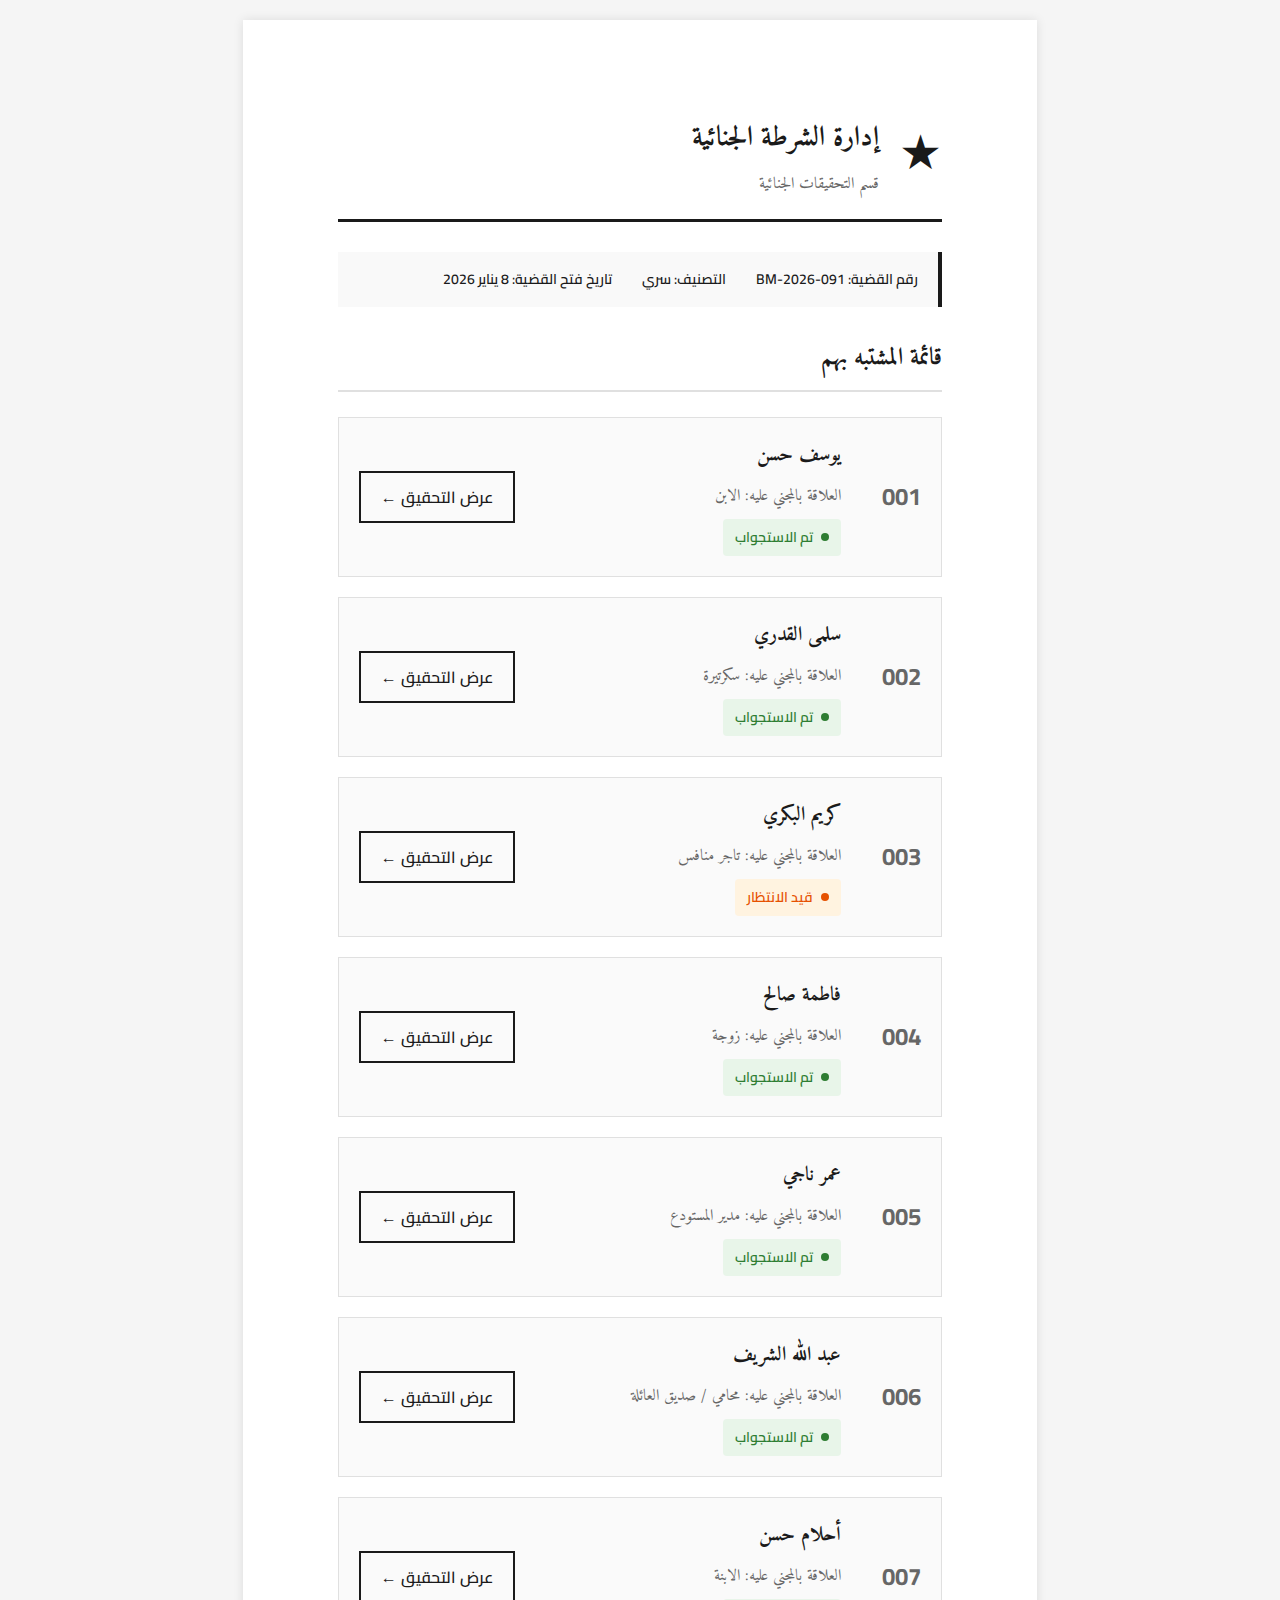
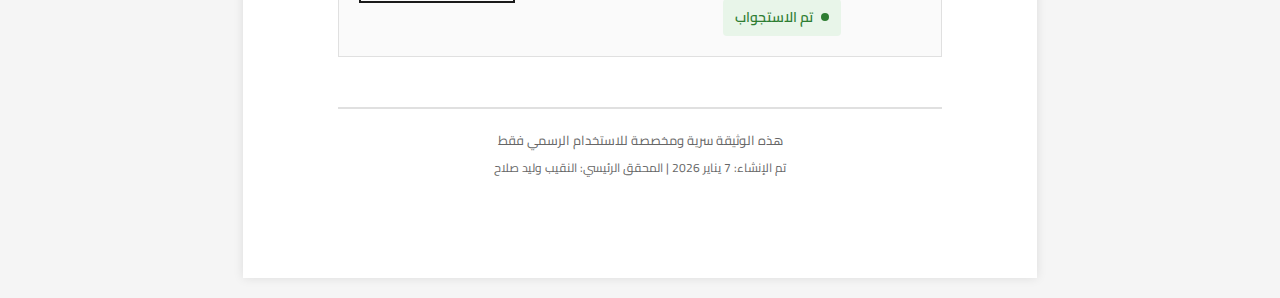
<file: index.html>
<!DOCTYPE html>
<html lang="ar" dir="rtl">
<head>
    <meta charset="UTF-8">
    <meta name="viewport" content="width=device-width, initial-scale=1.0">
    <title>سجل المشتبه بهم - القضية رقم BM-2026-091</title>
    <link rel="stylesheet" href="styles.css">
</head>
<body>
    <div class="document">
        <header class="document-header">
            <div class="department-seal">★</div>
            <div class="header-content">
                <h1>إدارة الشرطة الجنائية</h1>
                <p class="department">قسم التحقيقات الجنائية</p>
            </div>
        </header>

        <div class="case-info">
            <div class="case-number">رقم القضية: BM-2026-091</div>
            <div class="case-classification">التصنيف: سري</div>
            <div class="case-date">تاريخ فتح القضية: 8 يناير 2026</div>
        </div>

        <section class="main-content">
            <h2 class="section-title">قائمة المشتبه بهم</h2>
            
            <div class="suspects-list">
                <div class="suspect-card">
                    <div class="suspect-number">001</div>
                    <div class="suspect-details">
                        <h3 class="suspect-name">يوسف حسن</h3>
                        <p class="suspect-relation">العلاقة بالمجني عليه: الابن</p>
                        <div class="interview-status interviewed">
                            <span class="status-indicator"></span>
                            <span>تم الاستجواب</span>
                        </div>
                    </div>
                    <a href="suspect1.html" class="view-link">عرض التحقيق ←</a>
                </div>

                <div class="suspect-card">
                    <div class="suspect-number">002</div>
                    <div class="suspect-details">
                        <h3 class="suspect-name">سلمى القدري</h3>
                        <p class="suspect-relation">العلاقة بالمجني عليه: سكرتيرة</p>
                        <div class="interview-status interviewed">
                            <span class="status-indicator"></span>
                            <span>تم الاستجواب</span>
                        </div>
                    </div>
                    <a href="suspect2.html" class="view-link">عرض التحقيق ←</a>
                </div>

                <div class="suspect-card">
                    <div class="suspect-number">003</div>
                    <div class="suspect-details">
                        <h3 class="suspect-name">كريم البكري</h3>
                        <p class="suspect-relation">العلاقة بالمجني عليه: تاجر منافس</p>
                        <div class="interview-status pending">
                            <span class="status-indicator"></span>
                            <span>قيد الانتظار</span>
                        </div>
                    </div>
                    <a href="suspect3.html" class="view-link">عرض التحقيق ←</a>
                </div>

                <div class="suspect-card">
                    <div class="suspect-number">004</div>
                    <div class="suspect-details">
                        <h3 class="suspect-name">فاطمة صالح</h3>
                        <p class="suspect-relation">العلاقة بالمجني عليه: زوجة</p>
                        <div class="interview-status interviewed">
                            <span class="status-indicator"></span>
                            <span>تم الاستجواب</span>
                        </div>
                    </div>
                    <a href="suspect4.html" class="view-link">عرض التحقيق ←</a>
                </div>
                <div class="suspect-card">
                    <div class="suspect-number">005</div>
                    <div class="suspect-details">
                        <h3 class="suspect-name">عمر ناجي</h3>
                        <p class="suspect-relation">العلاقة بالمجني عليه: مدير المستودع</p>
                        <div class="interview-status interviewed">
                            <span class="status-indicator"></span>
                            <span>تم الاستجواب</span>
                        </div>
                    </div>
                    <a href="suspect5.html" class="view-link">عرض التحقيق ←</a>
                </div>
                <div class="suspect-card">
                    <div class="suspect-number">006</div>
                    <div class="suspect-details">
                        <h3 class="suspect-name">عبد الله الشريف</h3>
                        <p class="suspect-relation">العلاقة بالمجني عليه: محامي / صديق العائلة</p>
                        <div class="interview-status interviewed">
                            <span class="status-indicator"></span>
                            <span>تم الاستجواب</span>
                        </div>
                    </div>
                    <a href="suspect6.html" class="view-link">عرض التحقيق ←</a>
                </div>
                <div class="suspect-card">
                    <div class="suspect-number">007</div>
                    <div class="suspect-details">
                        <h3 class="suspect-name">أحلام حسن</h3>
                        <p class="suspect-relation">العلاقة بالمجني عليه: الابنة</p>
                        <div class="interview-status interviewed">
                            <span class="status-indicator"></span>
                            <span>تم الاستجواب</span>
                        </div>
                    </div>
                    <a href="suspect7.html" class="view-link">عرض التحقيق ←</a>
                </div>
            </div>
        </section>

        <footer class="document-footer">
            <p>هذه الوثيقة سرية ومخصصة للاستخدام الرسمي فقط</p>
            <p class="footer-meta">تم الإنشاء: 7 يناير 2026 | المحقق الرئيسي: النقيب وليد صلاح</p>
        </footer>
    </div>
</body>
</html>
</file>
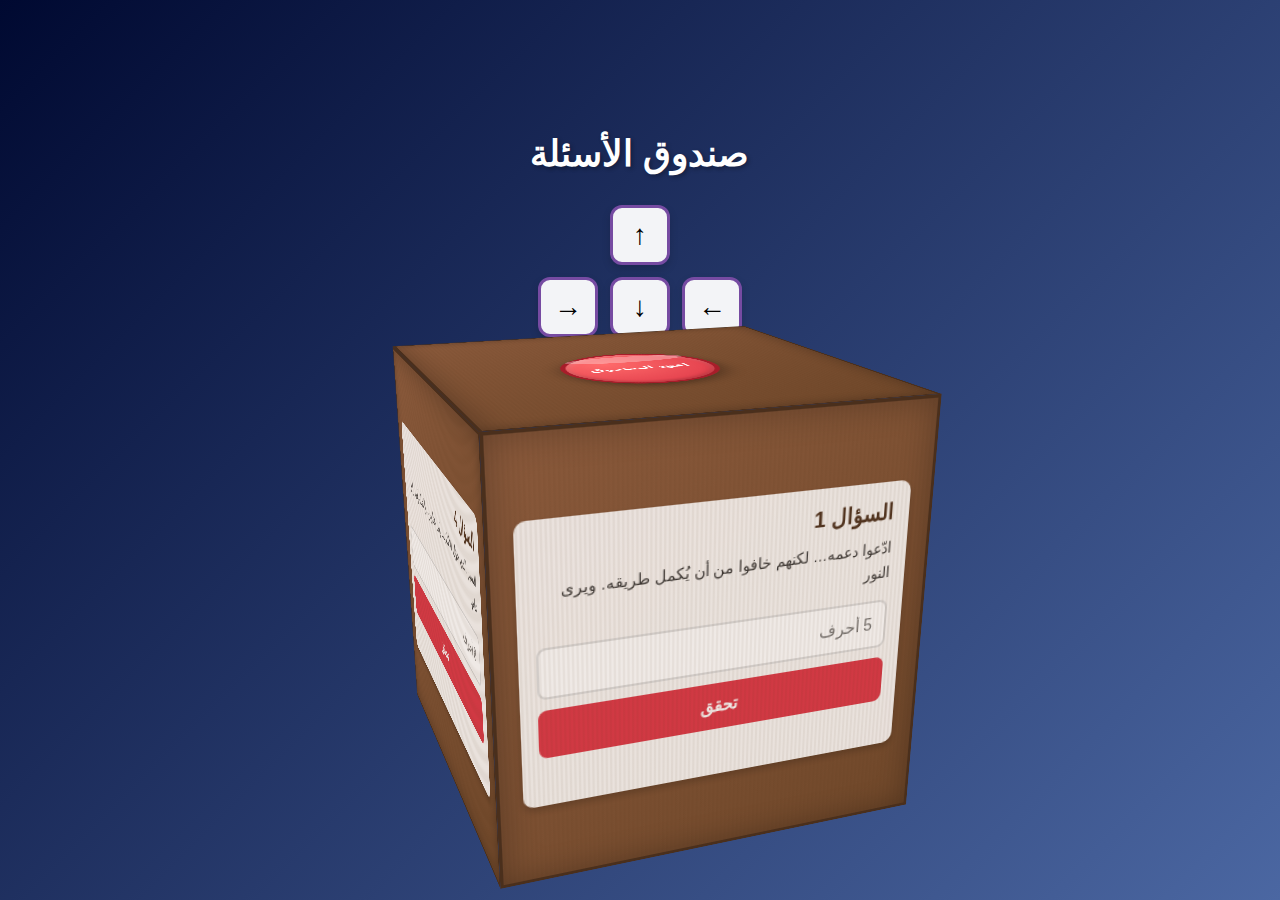
<file: box.html>
<!DOCTYPE html>
<html lang="ar" dir="rtl">
<head>
    <meta charset="UTF-8">
    <meta name="viewport" content="width=device-width, initial-scale=1.0, maximum-scale=1.0, user-scalable=no">
    <meta name="apple-mobile-web-app-capable" content="yes">
    <meta name="mobile-web-app-capable" content="yes">
    <title>صندوق الأسئلة</title>
    <link rel="stylesheet" href="box.css">
</head>
<body>
    <div class="container">
        <h1>صندوق الأسئلة</h1>
        
        <!-- Arrow Controls -->
        <div class="controls">
            <button class="arrow-btn" id="upBtn">↑</button>
            <div class="horizontal-controls">
                <button class="arrow-btn" id="leftBtn">←</button>
                <button class="arrow-btn" id="downBtn">↓</button>
                <button class="arrow-btn" id="rightBtn">→</button>
            </div>
        </div>

        <!-- 3D Box -->
        <div class="scene">
            <div class="box" id="box">
                <!-- Front Side -->
                <div class="box-face front">
                    <div class="question-content">
                        <h2>السؤال 1</h2>
                        <p class="question-text">ادّعوا دعمه… لكنهم خافوا من أن يُكمل طريقه. ويرى النور</p>
                        <input type="text" class="answer-input" id="answer1" placeholder="5 أحرف" maxlength="20">
                        <button class="submit-btn" data-question="1" data-answer="Atlas">تحقق</button>
                        <p class="feedback" id="feedback1"></p>
                    </div>
                </div>

                <!-- Back Side -->
                <div class="box-face back">
                    <div class="question-content">
                        <h2>السؤال 2</h2>
                        <p class="question-text">تكثر من الأسئلة، وتعقد الإجابات. تعلمك كيف تفهم الألم، لكن ليس كيف توقفه. تحلل السقوط، ولا تمد يدا لمن يسقط.</p>
                        <input type="text" class="answer-input" id="answer2" placeholder="10 أحرف" maxlength="20">
                        <button class="submit-btn" data-question="2" data-answer="philosophy">تحقق</button>
                        <p class="feedback" id="feedback2"></p>
                    </div>
                </div>

                <!-- Right Side -->
                <div class="box-face right">
                    <div class="question-content">
                        <h2>السؤال 3</h2>
                        <p class="question-text">المخدوعين بوعود مارك الكاذبة، صدّقوا المستقبل… فصوّتوا للماضي.</p>
                        <input type="text" class="answer-input" id="answer3" placeholder="5 أحرف" maxlength="20">
                        <button class="submit-btn" data-question="3" data-answer="20592">تحقق</button>
                        <p class="feedback" id="feedback3"></p>
                    </div>
                </div>

                <!-- Left Side -->
                <div class="box-face left">
                    <div class="question-content">
                        <h2>السؤال 4</h2>
                        <p class="question-text">المنبر الذي حوّل الأكاذيب إلى عناوين، والشك إلى رأي عام.</p>
                        <input type="text" class="answer-input" id="answer4" placeholder="8 أحرف" maxlength="20">
                        <button class="submit-btn" data-question="4" data-answer="Alhadath">تحقق</button>
                        <p class="feedback" id="feedback4"></p>
                    </div>
                </div>

                <!-- Top Side -->
                <div class="box-face top">
                    <button class="top-button" id="topButton">
                        <span id="buttonText">افتح الصندوق</span>
                    </button>
                </div>

                <!-- Bottom Side -->
                <div class="box-face bottom">
                    <div class="question-content">
                        <h2>السؤال 5</h2>
                        <p class="question-text">مصدر كل الشرور، يلوث كل ما يلمسه</p>
                        <input type="text" class="answer-input" id="answer5" placeholder="9 أحرف" maxlength="20">
                        <button class="submit-btn" data-question="5" data-answer="HelixCorp">تحقق</button>
                        <p class="feedback" id="feedback5"></p>
                    </div>
                </div>
            </div>
        </div>

        <!-- Success Modal -->
        <div class="modal" id="successModal">
            <div class="modal-content">
                <h2></h2>
                <p>لقد أجبت على جميع الأسئلة بشكل صحيح</p>
                <div class="link-container">
                    <input type="text" id="rewardLink" value="https://t.me/CCTV_backup" readonly>
                    <button id="copyBtn">نسخ الرابط</button>
                </div>
                <a href="https://t.me/CCTV_backup" target="_blank" class="visit-link">زيارة الرابط</a>
                <button class="close-modal" id="closeModal">إغلاق</button>
            </div>
        </div>

    </div>

    <script src="box.js"></script>
</body>
</html>
</file>
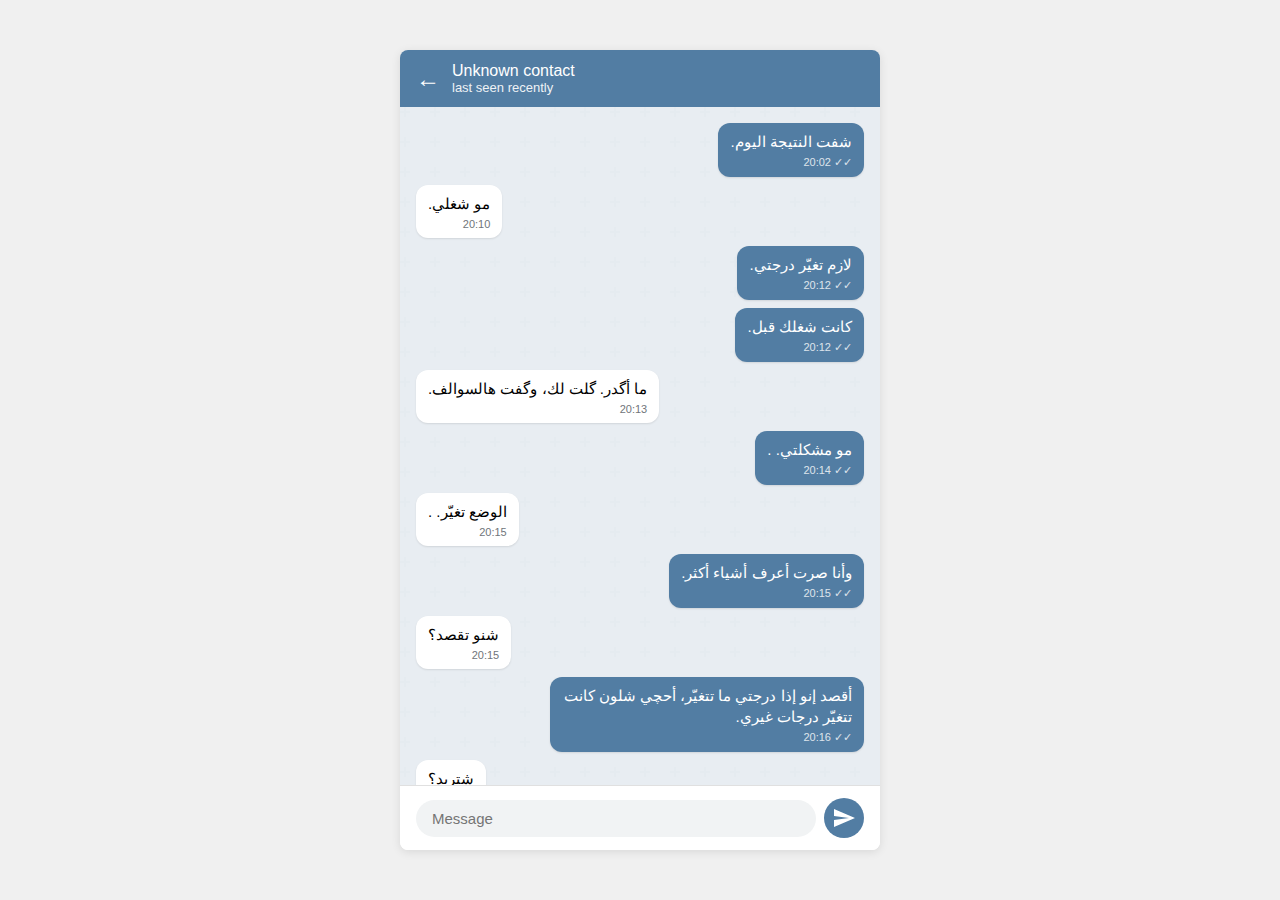
<file: chat.html>
<!DOCTYPE html>
<html lang="en">
<head>
    <meta charset="UTF-8">
    <meta name="viewport" content="width=device-width, initial-scale=1.0">
    <title>Chat - Telegram</title>
    <link rel="stylesheet" href="chat.css">
</head>
<body>
    <div class="chat-container">

        <!-- Header -->
        <div class="header">
            <div class="back-button">←</div>
            <div class="header-content">
                <div class="contact-name">Unknown contact</div>
                <div class="last-seen">last seen recently</div>
            </div>
        </div>

        <!-- Messages Container -->
        <div class="messages-container">
            <div class="message-row sent">
    <div class="message message-sent">
        <div class="message-text">
            شفت النتيجة اليوم.
        </div>
        <div class="timestamp timestamp-sent">20:02 ✓✓</div>
    </div>
</div>
<div class="message-row received">
    <div class="message message-received">
        <div class="message-text">
            مو شغلي.
        </div>
        <div class="timestamp">20:10</div>
    </div>
</div>
            <!-- Sent (Abbas) -->
            <div class="message-row sent">
                <div class="message message-sent">
                    <div class="message-text">
                        لازم تغيّر درجتي.
                    </div>
                    <div class="timestamp timestamp-sent">20:12 ✓✓</div>
                </div>
            </div>
<div class="message-row sent">
    <div class="message message-sent">
        <div class="message-text">
            كانت شغلك قبل.
        </div>
        <div class="timestamp timestamp-sent">20:12 ✓✓</div>
    </div>
</div>
            <!-- Received -->
            <div class="message-row received">
                <div class="message message-received">
                    <div class="message-text">
                        ما أگدر.  
                        گلت لك، وگفت هالسوالف.
                    </div>
                    <div class="timestamp">20:13</div>
                </div>
            </div>

            <!-- Sent -->
            <div class="message-row sent">
                <div class="message message-sent">
                    <div class="message-text">
                        مو مشكلتي.  .
                    </div>
                    <div class="timestamp timestamp-sent">20:14 ✓✓</div>
                </div>
            </div>

            <!-- Received -->
            <div class="message-row received">
                <div class="message message-received">
                    <div class="message-text">
                        الوضع تغيّر.  .
                    </div>
                    <div class="timestamp">20:15</div>
                </div>
            </div>

            <!-- Sent -->
            <div class="message-row sent">
                <div class="message message-sent">
                    <div class="message-text">
                        وأنا صرت أعرف أشياء أكثر.
                    </div>
                    <div class="timestamp timestamp-sent">20:15 ✓✓</div>
                </div>
            </div>

            <!-- Received -->
            <div class="message-row received">
                <div class="message message-received">
                    <div class="message-text">
                        شنو تقصد؟
                    </div>
                    <div class="timestamp">20:15</div>
                </div>
            </div>

            <!-- Sent -->
            <div class="message-row sent">
                <div class="message message-sent">
                    <div class="message-text">
                        أقصد إنو إذا درجتي ما تتغيّر،  
                        أحچي شلون كانت تتغيّر درجات غيري.
                    </div>
                    <div class="timestamp timestamp-sent">20:16 ✓✓</div>
                </div>
            </div>

            <!-- Received -->
            <div class="message-row received">
                <div class="message message-received">
                    <div class="message-text">
                       شتريد؟
                    </div>
                    <div class="timestamp">20:17</div>
                </div>
            </div>

            <!-- Sent -->
            <div class="message-row sent">
                <div class="message message-sent">
                    <div class="message-text">
                     باچر تغير درجة الدكتور أيمن  .
                    </div>
                    <div class="timestamp timestamp-sent">20:17 ✓✓</div>
                </div>
            </div>

            <!-- Received -->
            <div class="message-row received">
                <div class="message message-received">
                    <div class="message-text">
                        حتى لو وافگت، هاي آخر مرة.
                    </div>
                    <div class="timestamp">20:18</div>
                </div>
            </div>

            <!-- Sent -->
            <div class="message-row sent">
                <div class="message message-sent">
                    <div class="message-text">
                        تمام. خلّصها اليوم.
                    </div>
                    <div class="timestamp timestamp-sent">20:19 ✓✓</div>
                </div>
            </div>

             <div class="message-row sent">
                <div class="message message-sent">
                    <div class="message-text">
                        باچر الصبح  
                        درجتي لازم تتغير.
                    </div>
                    <div class="timestamp timestamp-sent">20:20 ✓✓</div>
                </div>
            </div>
            <!-- Received -->
            <div class="message-row received">
                <div class="message message-received">
                    <div class="message-text">
                        ما يصير بهالسهولة.
                    </div>
                    <div class="timestamp">20:20</div>
                </div>
            </div>
             <div class="message-row sent">
                <div class="message message-sent">
                    <div class="message-text">
                        يصير،  
                        لأنو صار قبل.
                    </div>
                    <div class="timestamp timestamp-sent">20:21 ✓✓</div>
                </div>
            </div>
           <div class="message-row received">
                <div class="message message-received">
                    <div class="message-text">
                        آخر مرة أحچي بهالموضوع.
                    </div>
                    <div class="timestamp">20:21</div>
                </div>
            </div>
            <div class="message-row received">
                <div class="message message-received">
                    <div class="message-text">
                        وين؟
                    </div>
                    <div class="timestamp">20:21</div>
                </div>
            </div>
            <div class="message-row sent">
                <div class="message message-sent">
                    <div class="message-text">
                        المكان المعتاد.
                    </div>
                    <div class="timestamp timestamp-sent">20:22 ✓✓</div>
                </div>
            </div>
            <!-- Received -->
            <div class="message-row received">
                <div class="message message-received">
                    <div class="message-text">
                        وجيب اللي اتفقنا عليه.
                    </div>
                    <div class="timestamp">20:23</div>
                </div>
            </div>
        </div>

        <!-- Input Area -->
        <div class="input-area">
            <input type="text" placeholder="Message" class="message-input">
            <div class="send-button">
                <svg width="24" height="24" viewBox="0 0 24 24" fill="none">
                    <path d="M2 21L23 12L2 3V10L17 12L2 14V21Z" fill="white"/>
                </svg>
            </div>
        </div>

    </div>
</body>
</html>
</file>
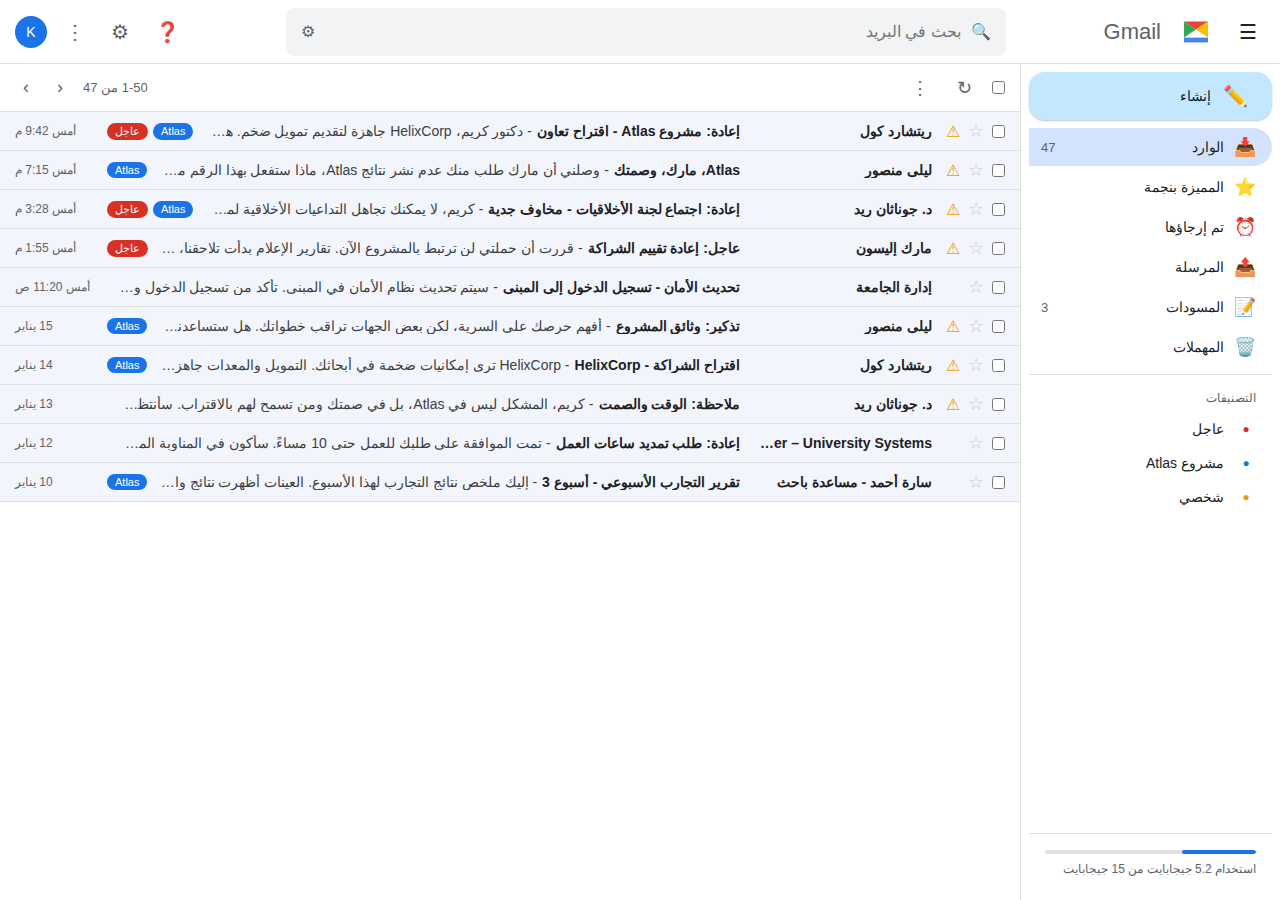
<file: emails.html>
<!DOCTYPE html>
<html lang="ar" dir="rtl">
<head>
    <meta charset="UTF-8">
    <meta name="viewport" content="width=device-width, initial-scale=1.0">
    <title>بريد د. كريم - Gmail</title>
    <link rel="stylesheet" href="emails.css">
</head>
<body>
    
    <!-- Gmail Container -->
    <div class="gmail-container">
        
        <!-- Header -->
        <header class="gmail-header">
            <div class="header-right">
                <div class="menu-icon">☰</div>
                <img src="data:image/svg+xml,%3Csvg xmlns='http://www.w3.org/2000/svg' viewBox='0 0 40 40'%3E%3Cpath fill='%23EA4335' d='M5 7h30l-15 10z'/%3E%3Cpath fill='%23FBBC04' d='M35 7v20l-15-10z'/%3E%3Cpath fill='%2334A853' d='M5 7v20l15-10z'/%3E%3Cpath fill='%234285F4' d='M5 27h30v6H5z'/%3E%3C/svg%3E" alt="Gmail" class="gmail-logo">
                <span class="logo-text">Gmail</span>
            </div>
            
            <div class="search-bar">
                <span class="search-icon">🔍</span>
                <input type="text" placeholder="بحث في البريد" readonly>
                <span class="filter-icon">⚙</span>
            </div>
            
            <div class="header-left">
                <span class="icon-btn">❓</span>
                <span class="icon-btn">⚙</span>
                <span class="icon-btn">⋮</span>
                <div class="profile-icon">K</div>
            </div>
        </header>

        <!-- Main Content -->
        <div class="gmail-main">
            
            <!-- Sidebar -->
            <aside class="gmail-sidebar">
                <button class="compose-btn">
                    <span class="compose-icon">✏️</span>
                    <span>إنشاء</span>
                </button>

                <nav class="sidebar-nav">
                    <div class="nav-item active">
                        <span class="nav-icon">📥</span>
                        <span class="nav-label">الوارد</span>
                        <span class="nav-count">47</span>
                    </div>
                    <div class="nav-item">
                        <span class="nav-icon">⭐</span>
                        <span class="nav-label">المميزة بنجمة</span>
                    </div>
                    <div class="nav-item">
                        <span class="nav-icon">⏰</span>
                        <span class="nav-label">تم إرجاؤها</span>
                    </div>
                    <div class="nav-item">
                        <span class="nav-icon">📤</span>
                        <span class="nav-label">المرسلة</span>
                    </div>
                    <div class="nav-item">
                        <span class="nav-icon">📝</span>
                        <span class="nav-label">المسودات</span>
                        <span class="nav-count">3</span>
                    </div>
                    <div class="nav-item">
                        <span class="nav-icon">🗑️</span>
                        <span class="nav-label">المهملات</span>
                    </div>
                    
                    <div class="nav-divider"></div>
                    
                    <div class="nav-section-title">التصنيفات</div>
                    <div class="nav-item">
                        <span class="nav-icon label-icon" style="color: #d93025;">●</span>
                        <span class="nav-label">عاجل</span>
                    </div>
                    <div class="nav-item">
                        <span class="nav-icon label-icon" style="color: #1a73e8;">●</span>
                        <span class="nav-label">مشروع Atlas</span>
                    </div>
                    <div class="nav-item">
                        <span class="nav-icon label-icon" style="color: #f29900;">●</span>
                        <span class="nav-label">شخصي</span>
                    </div>
                </nav>

                <div class="sidebar-footer">
                    <div class="storage-info">
                        <div class="storage-bar">
                            <div class="storage-used" style="width: 35%"></div>
                        </div>
                        <p>استخدام 5.2 جيجابايت من 15 جيجابايت</p>
                    </div>
                </div>
            </aside>

            <!-- Email List View -->
            <div class="email-list-container" id="emailListView">
                <div class="list-toolbar">
                    <div class="toolbar-right">
                        <input type="checkbox" class="select-all">
                        <span class="toolbar-icon">↻</span>
                        <span class="toolbar-icon">⋮</span>
                    </div>
                    <div class="toolbar-left">
                        <span class="page-info">1-50 من 47</span>
                        <span class="toolbar-icon">‹</span>
                        <span class="toolbar-icon">›</span>
                    </div>
                </div>

                <div class="email-list" id="emailList">

    <!-- Email 1 - ريتشارد كول -->
    <div class="email-item unread" data-email="1">
        <div class="email-left">
            <input type="checkbox" onclick="event.stopPropagation()">
            <span class="star">☆</span>
            <span class="important">⚠</span>
        </div>
        <div class="email-sender">ريتشارد كول</div>
        <div class="email-content">
            <span class="email-subject">إعادة: مشروع Atlas - اقتراح تعاون</span>
            <span class="email-snippet"> - دكتور كريم، HelixCorp جاهزة لتقديم تمويل ضخم. هذه فرصة لا يمكن تجاهلها...</span>
        </div>
        <div class="email-labels">
            <span class="label" style="background: #1a73e8;">Atlas</span>
            <span class="label" style="background: #d93025;">عاجل</span>
        </div>
        <div class="email-time">أمس 9:42 م</div>
    </div>

    <!-- Email 2 - ليلى منصور -->
    <div class="email-item unread" data-email="2">
        <div class="email-left">
            <input type="checkbox" onclick="event.stopPropagation()">
            <span class="star">☆</span>
            <span class="important">⚠</span>
        </div>
        <div class="email-sender">ليلى منصور</div>
        <div class="email-content">
            <span class="email-subject">Atlas، مارك، وصمتك</span>
            <span class="email-snippet"> - وصلني أن مارك طلب منك عدم نشر نتائج Atlas، ماذا ستفعل بهذا الرقم من الناخبين؟...</span>
        </div>
        <div class="email-labels">
            <span class="label" style="background: #1a73e8;">Atlas</span>
        </div>
        <div class="email-time">أمس 7:15 م</div>
    </div>

    <!-- Email 3 - د. جوناثان ريد -->
    <div class="email-item unread" data-email="3">
        <div class="email-left">
            <input type="checkbox" onclick="event.stopPropagation()">
            <span class="star">☆</span>
            <span class="important">⚠</span>
        </div>
        <div class="email-sender">د. جوناثان ريد</div>
        <div class="email-content">
            <span class="email-subject">إعادة: اجتماع لجنة الأخلاقيات - مخاوف جدية</span>
            <span class="email-snippet"> - كريم، لا يمكنك تجاهل التداعيات الأخلاقية لمشروع Atlas، هناك من يريد استغلال النتائج...</span>
        </div>
        <div class="email-labels">
            <span class="label" style="background: #1a73e8;">Atlas</span>
            <span class="label" style="background: #d93025;">عاجل</span>
        </div>
        <div class="email-time">أمس 3:28 م</div>
    </div>

    <!-- Email 4 - مارك إليسون -->
    <div class="email-item unread" data-email="4">
        <div class="email-left">
            <input type="checkbox" onclick="event.stopPropagation()">
            <span class="star">☆</span>
            <span class="important">⚠</span>
        </div>
        <div class="email-sender">مارك إليسون</div>
        <div class="email-content">
            <span class="email-subject">عاجل: إعادة تقييم الشراكة</span>
            <span class="email-snippet"> - قررت أن حملتي لن ترتبط بالمشروع الآن. تقارير الإعلام بدأت تلاحقنا، الوضع حساس...</span>
        </div>
        <div class="email-labels">
            <span class="label" style="background: #d93025;">عاجل</span>
        </div>
        <div class="email-time">أمس 1:55 م</div>
    </div>

    <!-- Email 5 - إدارة الجامعة -->
    <div class="email-item unread" data-email="5">
        <div class="email-left">
            <input type="checkbox" onclick="event.stopPropagation()">
            <span class="star">☆</span>
            <span class="important"></span>
        </div>
        <div class="email-sender">إدارة الجامعة</div>
        <div class="email-content">
            <span class="email-subject">تحديث الأمان - تسجيل الدخول إلى المبنى</span>
            <span class="email-snippet"> - سيتم تحديث نظام الأمان في المبنى. تأكد من تسجيل الدخول والخروج بدقة...</span>
        </div>
        <div class="email-labels"></div>
        <div class="email-time">أمس 11:20 ص</div>
    </div>

    <!-- Email 6 - ليلى منصور Previous -->
    <div class="email-item unread" data-email="6">
        <div class="email-left">
            <input type="checkbox" onclick="event.stopPropagation()">
            <span class="star">☆</span>
            <span class="important">⚠</span>
        </div>
        <div class="email-sender">ليلى منصور</div>
        <div class="email-content">
            <span class="email-subject">تذكير: وثائق المشروع</span>
            <span class="email-snippet"> - أفهم حرصك على السرية، لكن بعض الجهات تراقب خطواتك. هل ستساعدني أم ستتجاهل الحقيقة؟...</span>
        </div>
        <div class="email-labels">
            <span class="label" style="background: #1a73e8;">Atlas</span>
        </div>
        <div class="email-time">15 يناير</div>
    </div>

    <!-- Email 7 - ريتشارد كول Previous -->
    <div class="email-item unread" data-email="7">
        <div class="email-left">
            <input type="checkbox" onclick="event.stopPropagation()">
            <span class="star">☆</span>
            <span class="important">⚠</span>
        </div>
        <div class="email-sender">ريتشارد كول</div>
        <div class="email-content">
            <span class="email-subject">اقتراح الشراكة - HelixCorp</span>
            <span class="email-snippet"> - HelixCorp ترى إمكانيات ضخمة في أبحاثك. التمويل والمعدات جاهزة، هل ستتعاون؟...</span>
        </div>
        <div class="email-labels">
            <span class="label" style="background: #1a73e8;">Atlas</span>
        </div>
        <div class="email-time">14 يناير</div>
    </div>

    <!-- Email 8 - د. جوناثان ريد Previous -->
    <div class="email-item unread" data-email="8">
        <div class="email-left">
            <input type="checkbox" onclick="event.stopPropagation()">
            <span class="star">☆</span>
            <span class="important">⚠</span>
        </div>
        <div class="email-sender">د. جوناثان ريد</div>
        <div class="email-content">
            <span class="email-subject">ملاحظة: الوقت والصمت</span>
            <span class="email-snippet"> - كريم، المشكل ليس في Atlas، بل في صمتك ومن تسمح لهم بالاقتراب. سأنتظر وأراقب...</span>
        </div>
        <div class="email-labels"></div>
        <div class="email-time">13 يناير</div>
    </div>

    <!-- Email 9 - جديد - الأمن -->
    <div class="email-item unread" data-email="9">
        <div class="email-left">
            <input type="checkbox" onclick="event.stopPropagation()">
            <span class="star">☆</span>
            <span class="important"></span>
        </div>
        <div class="email-sender">Daniel Harper – University Systems</div>
        <div class="email-content">
            <span class="email-subject">إعادة: طلب تمديد ساعات العمل</span>
            <span class="email-snippet"> - تمت الموافقة على طلبك للعمل حتى 10 مساءً. سأكون في المناوبة المسائية، كن حذراً...</span>
        </div>
        <div class="email-labels"></div>
        <div class="email-time">12 يناير</div>
    </div>

    <!-- Email 10 - سارة أحمد -->
    <div class="email-item unread" data-email="10">
        <div class="email-left">
            <input type="checkbox" onclick="event.stopPropagation()">
            <span class="star">☆</span>
            <span class="important"></span>
        </div>
        <div class="email-sender">سارة أحمد - مساعدة باحث</div>
        <div class="email-content">
            <span class="email-subject">تقرير التجارب الأسبوعي - أسبوع 3</span>
            <span class="email-snippet"> - إليك ملخص نتائج التجارب لهذا الأسبوع. العينات أظهرت نتائج واعدة، لكن هناك بعض المفاجآت...</span>
        </div>
        <div class="email-labels">
            <span class="label" style="background: #1a73e8;">Atlas</span>
        </div>
        <div class="email-time">10 يناير</div>
    </div>

</div>

            </div>

            <!-- Email Detail View (Hidden by default) -->
            <div class="email-detail-container" id="emailDetailView" style="display: none;">
                <div class="detail-toolbar">
                    <div class="toolbar-right">
                        <span class="toolbar-icon back-btn" id="backBtn">→</span>
                        <span class="toolbar-icon">🗑️</span>
                        <span class="toolbar-icon">📧</span>
                        <span class="toolbar-icon">⏰</span>
                        <span class="toolbar-icon">⋮</span>
                    </div>
                    <div class="toolbar-left">
                        <span class="page-info">1 من 47</span>
                        <span class="toolbar-icon">‹</span>
                        <span class="toolbar-icon">›</span>
                    </div>
                </div>

                <div class="email-detail" id="emailDetail">
                    <!-- Email detail will be inserted here dynamically -->
                </div>
            </div>

        </div>
    </div>

    <script>
        // Email Data
        const emailsData = {
            1: {
                sender: 'ريتشارد كول',
                email: 'richard.cole@helixcorp.com',
              subject: 'إعادة: مشروع Atlas - اقتراح تعاون',
                time: 'أمس 9:42 م',
                avatar: 'R',
                labels: ['Atlas', 'عاجل'],
                body: `
                    <p>د. الحداد،</p>

<p>
وصلني أنك متردد.
هذا مفهوم، لكنه غير عملي.
</p>

<p>
Atlas ليس مشروعًا جامعيًا بعد الآن،
وأي شخص يفهم السوق سيراه كذلك.
</p>

<p>
نحن لا نشتري العلم،
نشتري السيطرة على تبعاته.
</p>

<p>
إن قررت الاستمرار وحدك،
فأقترح أن تراجع من سيحميك عندما تبدأ الأسئلة.
</p>

<p>
العروض لا تبقى مفتوحة طويلًا.
</p>

<p>ريتشارد</p>

                `
            },
            2: {
    sender: 'ليلى منصور',
    email: 'layla.mansour@alhadath.com',
    subject: 'Atlas، مارك، وصمتك,',
    time: 'أمس 7:15 م',
    avatar: 'L',
    labels: ['Atlas'],
    body: `
        <p>دكتور كريم،</p>

<p>
<p>دكتور كريم،</p>

<p>
وصلني أن مارك طلب منك بوضوح عدم نشر نتائج Atlas في هذه المرحلة.
لم يقلها كأمر طبعًا، قالها كـ "نصيحة".
</p>

<p>
أنا مهتمة برأيك، لا برده.
</p>

<p>
هل ترى أن من الطبيعي أن يطلب سياسي من باحث إيقاف النشر
بينما حملته تعلن أنها حصدت حتى الآن 20592 صوتًا مؤكدًا؟
</p>

<p>
هل تعتقد أن هذا الرقم صُنع بالخطاب فقط،
أم أن هناك من فضّل الصمت في الوقت المناسب؟
</p>

<p>
لا أحتاج تصريحًا جاهزًا.
أحتاج أن أفهم أين تقف.
</p>

<p>
إما أن أكتب عن عالم اختار الانتظار،
أو عن عالم اختار أن يُستخدم.
</p>

<p>ليلى</p>


    `
}
,
            3: {
                sender: 'د. جوناثان ريد',
                email: 'j.reed@pcu.edu',
                subject: 'إعادة: اجتماع لجنة الأخلاقيات - مخاوف جدية',
                time: 'أمس 3:28 م',
                avatar: 'J',
                labels: ['Atlas', 'عاجل'],
                body: `
                    <p>كريم،</p>

<p>
أعرف أنك ترى نفسي كعقبة.
هذا مريح لك، لكنه غير دقيق.
</p>

<p>
المشكلة ليست في Atlas،
بل في توقيتك، وصمتك، ومن تسمح له بالاقتراب.
</p>

<p>
عندما يؤجل الباحث النشر إرضاءً للسياسة،
فهو لم يعد باحثًا، بل شريكًا صامتًا.
</p>

<p>
لا تقلق، لن أوقفك.
الناس دائمًا يفضّلون أن يروا الخطأ مكتملًا.
</p>

<p>
وأنا صبور.
</p>

<p>جوناثان</p>

                `
            },
            4: {
                sender: 'مارك إليسون',
                email: 'mark.ellison@campaign2026.com',
                subject: 'عاجل: إعادة تقييم الشراكة',
                time: 'أمس 1:55 م',
                avatar: 'M',
                labels: ['عاجل'],
                body: `
                    <p>كريم،</p>

<p>
سأكون واضحًا لأن الوقت لا يسمح بالتفلسف.
النتائج التي تعمل عليها لا تخدمني الآن.
</p>

<p>
الناس لا تريد تعقيدًا ولا نماذج تنبؤية.
تريد شعورًا بالثقة، وأنا أبنيه بصعوبة.
</p>

<p>
أي نشر في هذه المرحلة سيُستخدم ضدي،
حتى لو كنتَ مقتنعًا بنزاهته.
</p>

<p>
بعد الانتخابات، نتحدث بهدوء.
قبلها، الأفضل أن يبقى Atlas حيث هو.
</p>

<p>
لا تجعلني أضطر لتبرير شيء لم أطلبه أصلًا.
</p>

<p>مارك</p>

                `
            },
            5: {
                sender: 'إدارة الجامعة',
                email: 'security@pcu.edu',
                subject: 'تحديث الأمان - تسجيل الدخول إلى المبنى',
                time: 'أمس 11:20 ص',
                avatar: '🏛️',
                labels: [],
                body: `
                    <div style="background: #f0f0f0; padding: 20px; border-radius: 5px;">
                        <h3 style="color: #1a4d7a;">إشعار رسمي من قسم الأمن</h3>
                    </div>
                    
                    <p>السادة أعضاء هيئة التدريس والباحثين،</p>
                    
                    <p>نود إعلامكم بأنه سيتم تحديث نظام الأمان الإلكتروني في مبنى الأبحاث (Research Building) اعتباراً من 10 يناير 2026.</p>
                    
                    <p><strong>التغييرات الرئيسية:</strong></p>
                    <ul>
                        <li>تم تركيب كاميرات مراقبة جديدة في جميع المداخل والممرات</li>
                        <li>تحديث نظام البطاقات الإلكترونية - يرجى استخدام بطاقتكم الجامعية الجديدة</li>
                        <li>تسجيل جميع عمليات الدخول والخروج إلكترونياً</li>
                        <li>المبنى مؤمّن بعد الساعة 8:00 مساءً - يتطلب الدخول بعد هذا الوقت إذناً خاصاً</li>
                    </ul>
                    
                    <p><strong>للحصول على إذن العمل المسائي:</strong></p>
                    <p>يرجى إرسال طلب إلى قسم الأمن قبل 24 ساعة على الأقل عبر البريد الإلكتروني: security@pcu.edu</p>
                    
                    <p>في حال وجود أي استفسارات، يمكنكم التواصل مع:</p>
                    <p><strong>Thomas Blake</strong> - ضابط الأمن الرئيسي<br>
                    المناوبة المسائية: 4:00 م - 12:00 ص<br>
                    الهاتف الداخلي: 2547</p>
                    
                    <p>نشكر تعاونكم في الحفاظ على أمن الحرم الجامعي.</p>
                    
                    <p>قسم الأمن - جامعة ساحل المحيط الهادئ</p>
                `
            },
            6: {
                sender: 'ليلى منصور',
                email: 'layla.mansour@alhadath.com',
                subject: 'تذكير: وثائق المشروع' ,
                time: '15 يناير',
                avatar: 'L',
                labels: ['Atlas'],
                body: `
                    <p>دكتور كريم،</p>
                    
                    <p>أتفهم حرصك على السرية وحماية بياناتك البحثية، لكن يجب أن تدرك أن الرأي العام له الحق في معرفة تأثير الأبحاث الممولة من الجامعة الحكومية.</p>
                    
                    <p>لقد تحدثت مع عدة مصادر داخل الجامعة، وهناك قلق متزايد حول اهتمام شركات خاصة بنتائج أبحاثك. بعض هذه الشركات لديها سجل مثير للجدل.</p>
                    
                    <p>كصحفية، واجبي هو كشف الحقيقة. يمكنك إما التعاون معي وتقديم روايتك، أو سأضطر للاعتماد على مصادر أخرى قد لا تكون دقيقة.</p>
                    
                    <p>أنا لا أبحث عن فضيحة - أبحث عن الحقيقة.</p>
                    
                    <p>في انتظار ردك،<br>
                    ليلى منصور</p>
                `
            },
            7: {
                sender: 'ريتشارد كول',
                email: 'richard.cole@helixcorp.com',
                subject: 'اقتراح الشراكة - HelixCorp',
                time: '14 يناير',
                avatar: 'R',
                labels: ['Atlas'],
                body: `
                    <p>أهلاً دكتور كريم،</p>
                    
                    <p>اسمي ريتشارد كول، المدير التنفيذي في شركة HelixCorp. قرأت مؤخراً عن مشروع Atlas الخاص بك، وأنا معجب جداً بالمنهجية المبتكرة التي تستخدمها.</p>
                    
                    <p>شركتنا تعمل في مجال الصناعات الكيميائية ومعالجة المياه، ونعتقد أن نتائج أبحاثك يمكن أن تكون ذات قيمة كبيرة لأعمالنا.</p>
                    
                    <p><strong>ما نقدمه:</strong></p>
                    <ul>
                        <li>تمويل سخي لاستكمال أبحاثك</li>
                        <li>إمكانية الوصول إلى مختبراتنا ومعداتنا المتقدمة</li>
                        <li>فريق من المهندسين للمساعدة في التطبيقات العملية</li>
                        <li>حقوق النشر الأكاديمي محفوظة لك بالكامل</li>
                    </ul>
                    
                    <p>نود مناقشة إمكانية التعاون. هل أنت متاح لاجتماع الأسبوع القادم؟</p>
                    
                    <p>مع أطيب التحيات،<br>
                    ريتشارد كول</p>
                `
            },
            8: {
                sender: 'د. جوناثان ريد',
                email: 'j.reed@pcu.edu',
                subject: 'ملاحظة: الوقت والصمت',
                time: '13 يناير',
                avatar: 'J',
                labels: [],
                body: `
                    <p>كريم،</p>

<p>
أتابع ما تفعله بصمت، كما أفعل دائمًا.
</p>

<p>
مشكلتك أنك مقتنع أن النية الجيدة تبرر النتيجة.
هذه حجة طلاب سنة أولى، لا باحث يفترض به أن يعرف أفضل.
</p>

<p>
Atlas مثال ممتاز على كيف يمكن للذكاء
أن يصبح خطرًا عندما ينفصل عن الضمير.
</p>

<p>
لا تقلق، لن أعارضك علنًا.
سأنتظر فقط حتى تثبت أنك كنت مخطئًا.
</p>

<p>
التاريخ يقوم بالباقي.
</p>

<p>جوناثان</p>

                `
            },
            9: {
                sender: 'Daniel Harper – University Systems',
                email: 'security@pcu.edu',
                subject: 'إعادة: طلب تمديد ساعات العمل',
                time: '12 يناير',
                avatar: 'T',
                labels: [],
                body: `
                    <p>هذه رسالة آلية.</p>

<p>
تم تسجيل نشاط غير معتاد على خادم الأبحاث المرتبط بحسابك.
</p>

<p>
تم إنشاء نسخة احتياطية تلقائية.
</p>

<p>
لا يلزم اتخاذ أي إجراء في الوقت الحالي.
</p>

<p>
يرجى عدم الرد على هذه الرسالة.
</p>

                `
            },
            10: {
                sender: 'سارة أحمد - مساعدة باحث',
                email: 's.ahmed@pcu.edu',
                subject: 'تقرير التجارب الأسبوعي - أسبوع 3',
                time: '10 يناير',
                avatar: 'S',
                labels: ['Atlas'],
                body: `
                    <p>دكتور كريم،</p>
                    
                    <p>إليك ملخص نتائج التجارب لهذا الأسبوع:</p>
                    
                    <p><strong>العينات A1-A15:</strong><br>
                    النتائج الأولية واعدة جداً! معدل الدقة وصل إلى 94.7% وهو أعلى بكثير من توقعاتنا الأولية.</p>
                    
                    <p><strong>العينات B1-B10:</strong><br>
                    بحاجة لمزيد من التحليل. هناك بعض التباينات غير المتوقعة.</p>
                    
                    <p><strong>ملاحظات:</strong></p>
                    <ul>
                        <li>المعدات الجديدة تعمل بشكل ممتاز</li>
                        <li>تم حفظ جميع البيانات في السيرفر الآمن</li>
                        <li>سأكون في إجازة الأسبوع القادم (15-20 يناير)</li>
                    </ul>
                    
                    <p>التقرير التفصيلي مرفق.</p>
                    
                    <p>سارة أحمد</p>
                `
            }
        };

        // Get DOM elements
        const emailList = document.getElementById('emailList');
        const emailListView = document.getElementById('emailListView');
        const emailDetailView = document.getElementById('emailDetailView');
        const emailDetail = document.getElementById('emailDetail');
        const backBtn = document.getElementById('backBtn');

        // Add click event to all email items
        const emailItems = document.querySelectorAll('.email-item');
        emailItems.forEach(item => {
            item.addEventListener('click', function(e) {
                const emailId = this.getAttribute('data-email');
                showEmailDetail(emailId);
                
                // Remove unread class
                this.classList.remove('unread');
            });
        });

        // Show email detail
        function showEmailDetail(emailId) {
            const email = emailsData[emailId];
            
            if (!email) return;

            // Generate labels HTML
            let labelsHTML = '';
            if (email.labels.length > 0) {
                email.labels.forEach(label => {
                    const color = label === 'Atlas' ? '#1a73e8' : label === 'عاجل' ? '#d93025' : '#f29900';
                    labelsHTML += `<span class="detail-label" style="background: ${color};">${label}</span>`;
                });
            }

            // Generate email detail HTML
            const detailHTML = `
                <div class="detail-header">
                    <h2 class="detail-subject">${email.subject}</h2>
                    <div class="detail-labels">
                        ${labelsHTML}
                    </div>
                </div>
                
                <div class="detail-sender-info">
                    <div class="sender-avatar">${email.avatar}</div>
                    <div class="sender-details">
                        <div class="sender-name-line">
                            <span class="sender-name">${email.sender}</span>
                            <span class="sender-email">&lt;${email.email}&gt;</span>
                        </div>
                        <div class="sender-to">إلى: أنا</div>
                    </div>
                    <div class="detail-time">${email.time}</div>
                    <div class="detail-actions">
                        <span class="action-icon">↩</span>
                        <span class="action-icon">⋮</span>
                    </div>
                </div>
                
                <div class="detail-body">
                    ${email.body}
                </div>
                
                <div class="detail-reply">
                    <button class="reply-btn">رد ↩</button>
                    <button class="reply-btn">إعادة توجيه →</button>
                </div>
            `;

            emailDetail.innerHTML = detailHTML;
            
            // Show detail view, hide list view
            emailListView.style.display = 'none';
            emailDetailView.style.display = 'block';
            
            // Scroll to top
            emailDetailView.scrollTop = 0;
        }

        // Back button
        backBtn.addEventListener('click', function() {
            emailListView.style.display = 'block';
            emailDetailView.style.display = 'none';
        });
    </script>

</body>
</html>
</file>
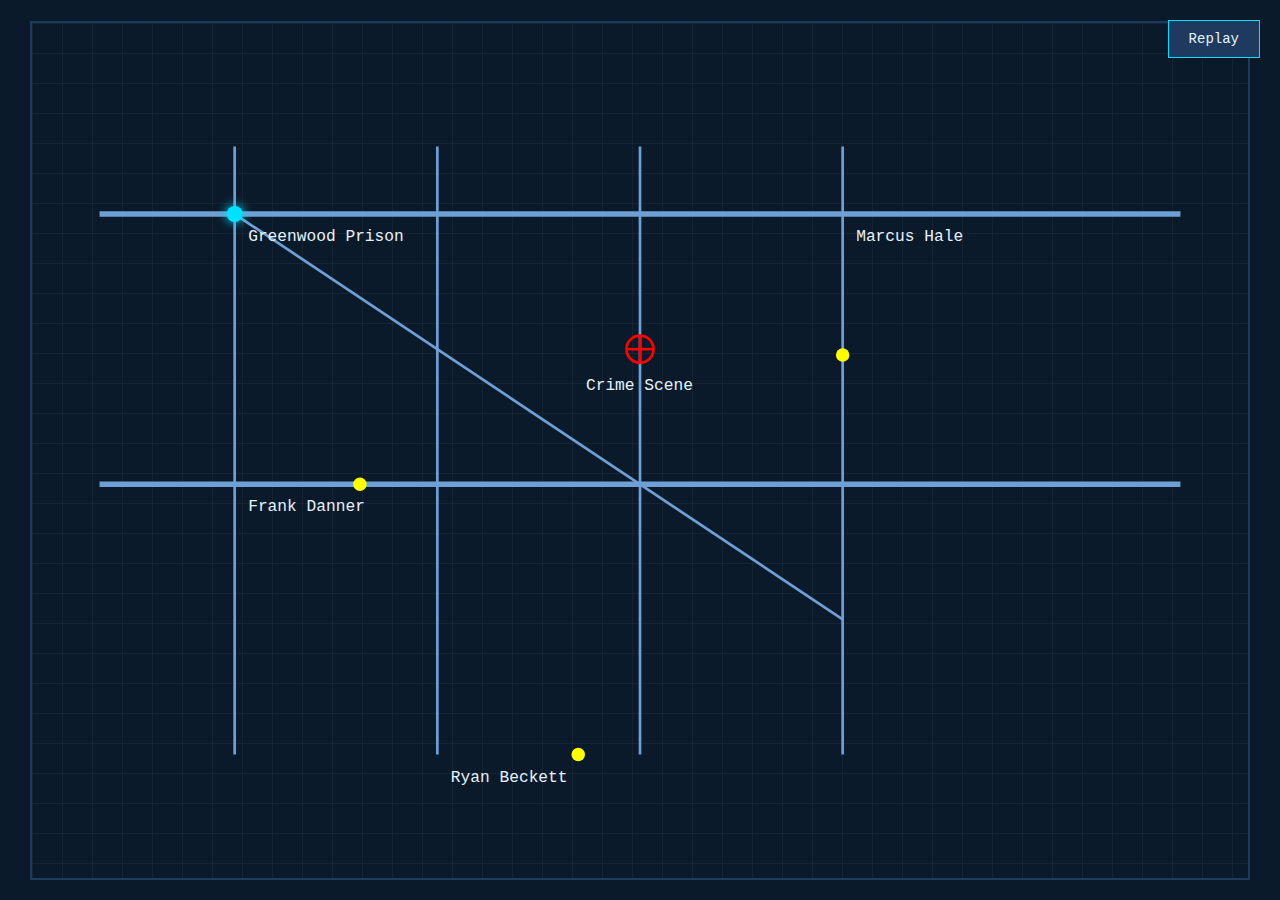
<file: gps.html>
<!DOCTYPE html>
<html lang="en">
<head>
<meta charset="UTF-8" />
<meta name="viewport" content="width=device-width, initial-scale=1.0"/>
<title>Synced Crime Map</title>

<style>
  body {
    margin: 0;
    background: #0b1a2a;
    font-family: "Courier New", monospace;
  }

  .map-container {
    width: 100%;
    height: 100vh;
    display: flex;
    justify-content: center;
    align-items: center;
  }

  svg {
    width: 95%;
    height: 95%;
    border: 2px solid #1e3a5f;
    background-color: #0b1a2a;
    background-image:
      linear-gradient(rgba(255,255,255,0.04) 1px, transparent 1px),
      linear-gradient(90deg, rgba(255,255,255,0.04) 1px, transparent 1px);
    background-size: 30px 30px;
  }

  .road { stroke: #6ea0d6; stroke-width: 2; fill: none; }
  .main-road { stroke-width: 4; }

  .label { fill: #e6f3ff; font-size: 12px; }

  .location {
    fill: #00e0ff;
    filter: drop-shadow(0 0 4px #00e0ff);
  }

  /* ROUTE: synced timing + delay */
  .route {
    stroke: red;
    stroke-width: 3;
    fill: none;
    stroke-dasharray: 600;
    stroke-dashoffset: 600;
    animation: drawRoute 4.5s linear forwards;
  }

  @keyframes drawRoute {
    0%   { stroke-dashoffset: 600; }
    100% { stroke-dashoffset: 0; }
  }

  .crime-marker {
    stroke: red;
    stroke-width: 2;
  }

  .moving {
    fill: yellow;
  }

  .replay-btn {
    position: absolute;
    top: 20px;
    right: 20px;
    padding: 10px 20px;
    background: #1e3a5f;
    color: #e6f3ff;
    border: 1px solid #00e0ff;
    font-family: "Courier New", monospace;
    cursor: pointer;
    font-size: 14px;
  }

  .replay-btn:hover {
    background: #2a4a6f;
  }

</style>
</head>
<body>

<div class="map-container">
  <button class="replay-btn" onclick="location.reload()">Replay</button>
  <svg viewBox="0 0 900 550">

  <!-- Roads -->
  <path class="road main-road" d="M50 100 L850 100"/>
  <path class="road main-road" d="M50 300 L850 300"/>
  <path class="road" d="M150 50 L150 500"/>
  <path class="road" d="M300 50 L300 500"/>
  <path class="road" d="M450 50 L450 500"/>
  <path class="road" d="M600 50 L600 500"/>
  <path class="road" d="M150 100 L600 400"/>

  <!-- Start -->
  <circle cx="150" cy="100" r="6" class="location"/>
  <text x="160" y="120" class="label">Greenwood Prison</text>

  <!-- Crime Scene -->
  <circle cx="450" cy="200" r="10" fill="none" class="crime-marker"/>
  <line x1="440" y1="200" x2="460" y2="200" class="crime-marker"/>
  <line x1="450" y1="190" x2="450" y2="210" class="crime-marker"/>
  <text x="410" y="230" class="label">Crime Scene</text>

  <!-- ROUTE -->
  <path class="route"
    d="M150 100 L300 100 L450 200"/>

  <!-- UNIT ALPHA -->
  <circle r="5" class="moving">
    <animateMotion dur="3s" fill="freeze"
      path="M150 300 L300 300 L300 200 L450 200"/>
    <animate attributeName="opacity"
      values="1;1;0;0"
      keyTimes="0;0.5;0.55;1"
      dur="3s"
      fill="freeze"/>
  </circle>
  <text x="160" y="320" class="label"> Frank Danner </text>

  <!-- UNIT BRAVO -->
  <circle r="5" class="moving">
    <animateMotion dur="3s" fill="freeze"
      path="M600 100 L600 300 L450 300 L450 200"/>
    <animate attributeName="opacity"
      values="1;1;0;0"
      keyTimes="0;0.5;0.55;1"
      dur="3s"
      fill="freeze"/>
  </circle>
  <text x="610" y="120" class="label">Marcus Hale</text>

  <!-- UNIT CHARLIE -->
  <circle r="5" class="moving">
    <animateMotion dur="3s" fill="freeze"
      path="M300 500 L450 500 L450 200"/>
    <animate attributeName="opacity"
      values="1;1;0;0"
      keyTimes="0;0.5;0.55;1"
      dur="3s"
      fill="freeze"/>
  </circle>
  <text x="310" y="520" class="label">Ryan Beckett</text>

</svg>
</div>

<script>
  console.log("Perfectly synced loop running...");
</script>

</body>
</html>
</file>
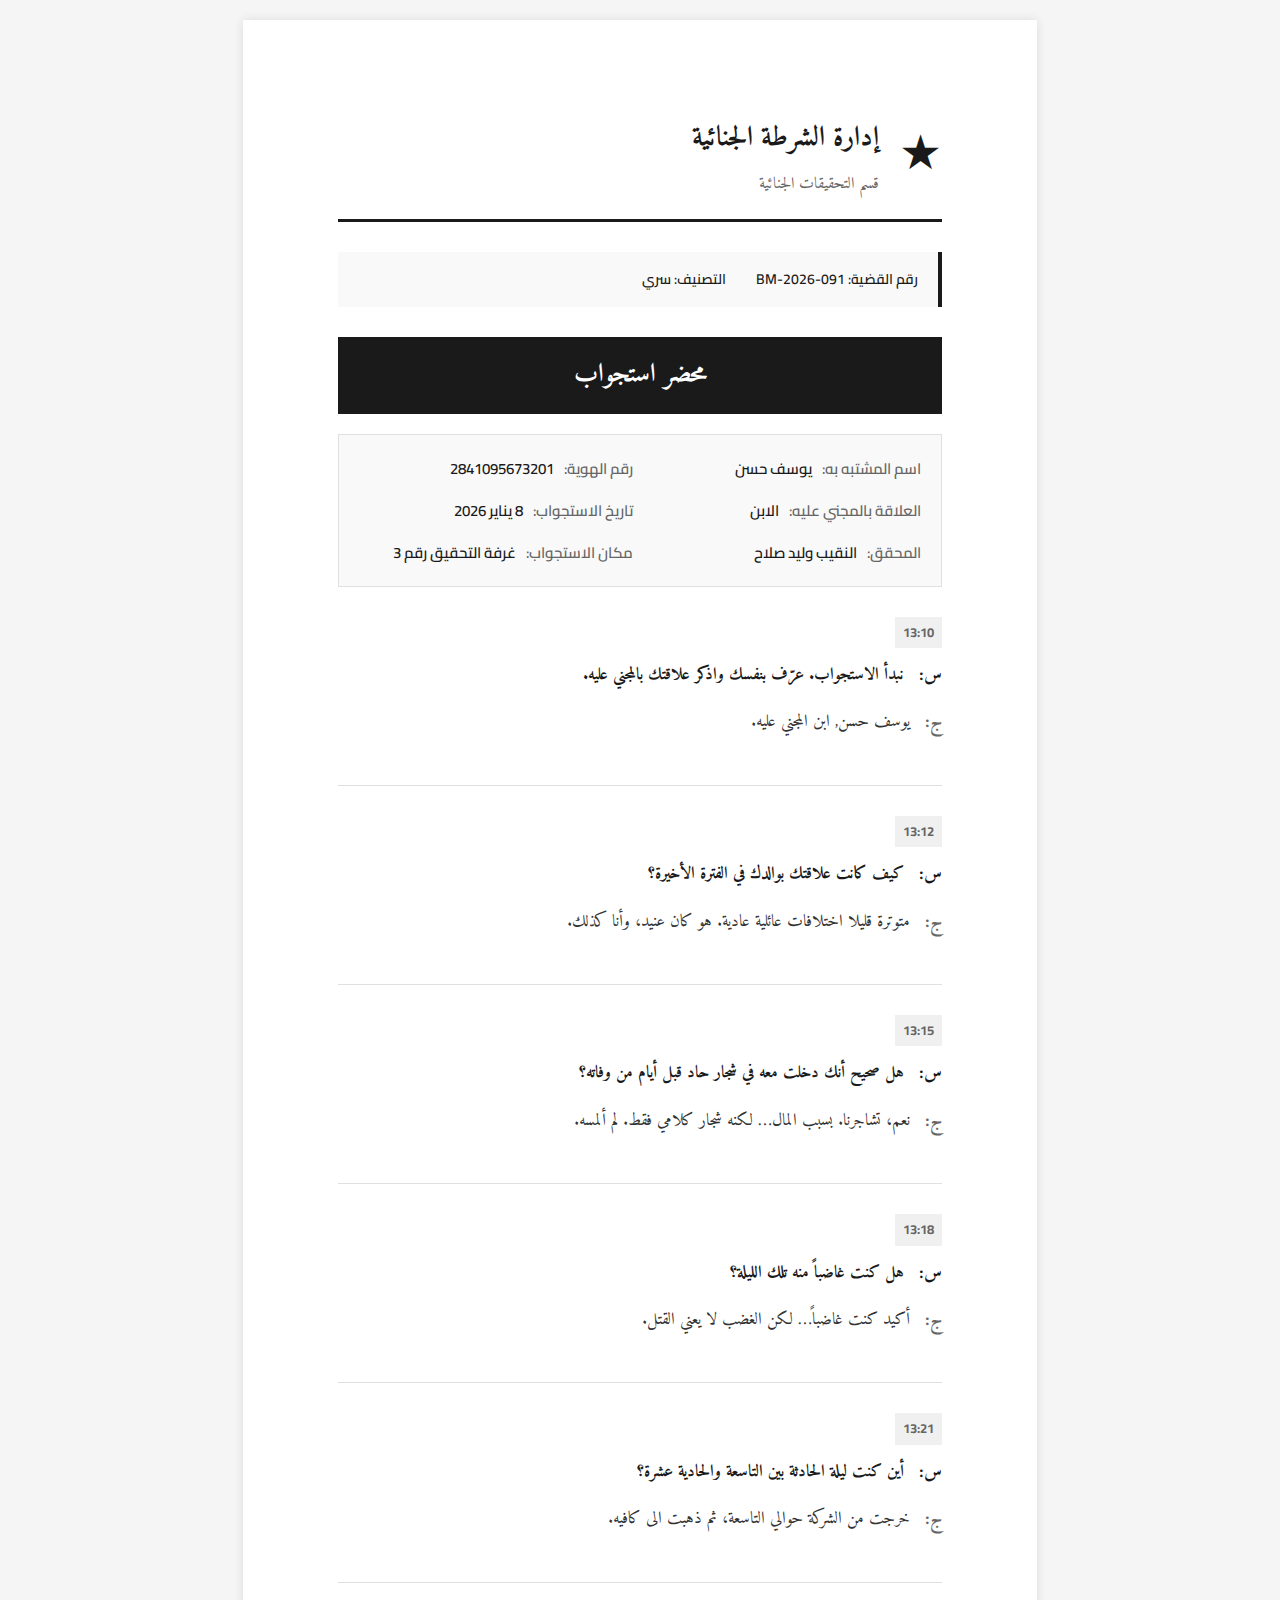
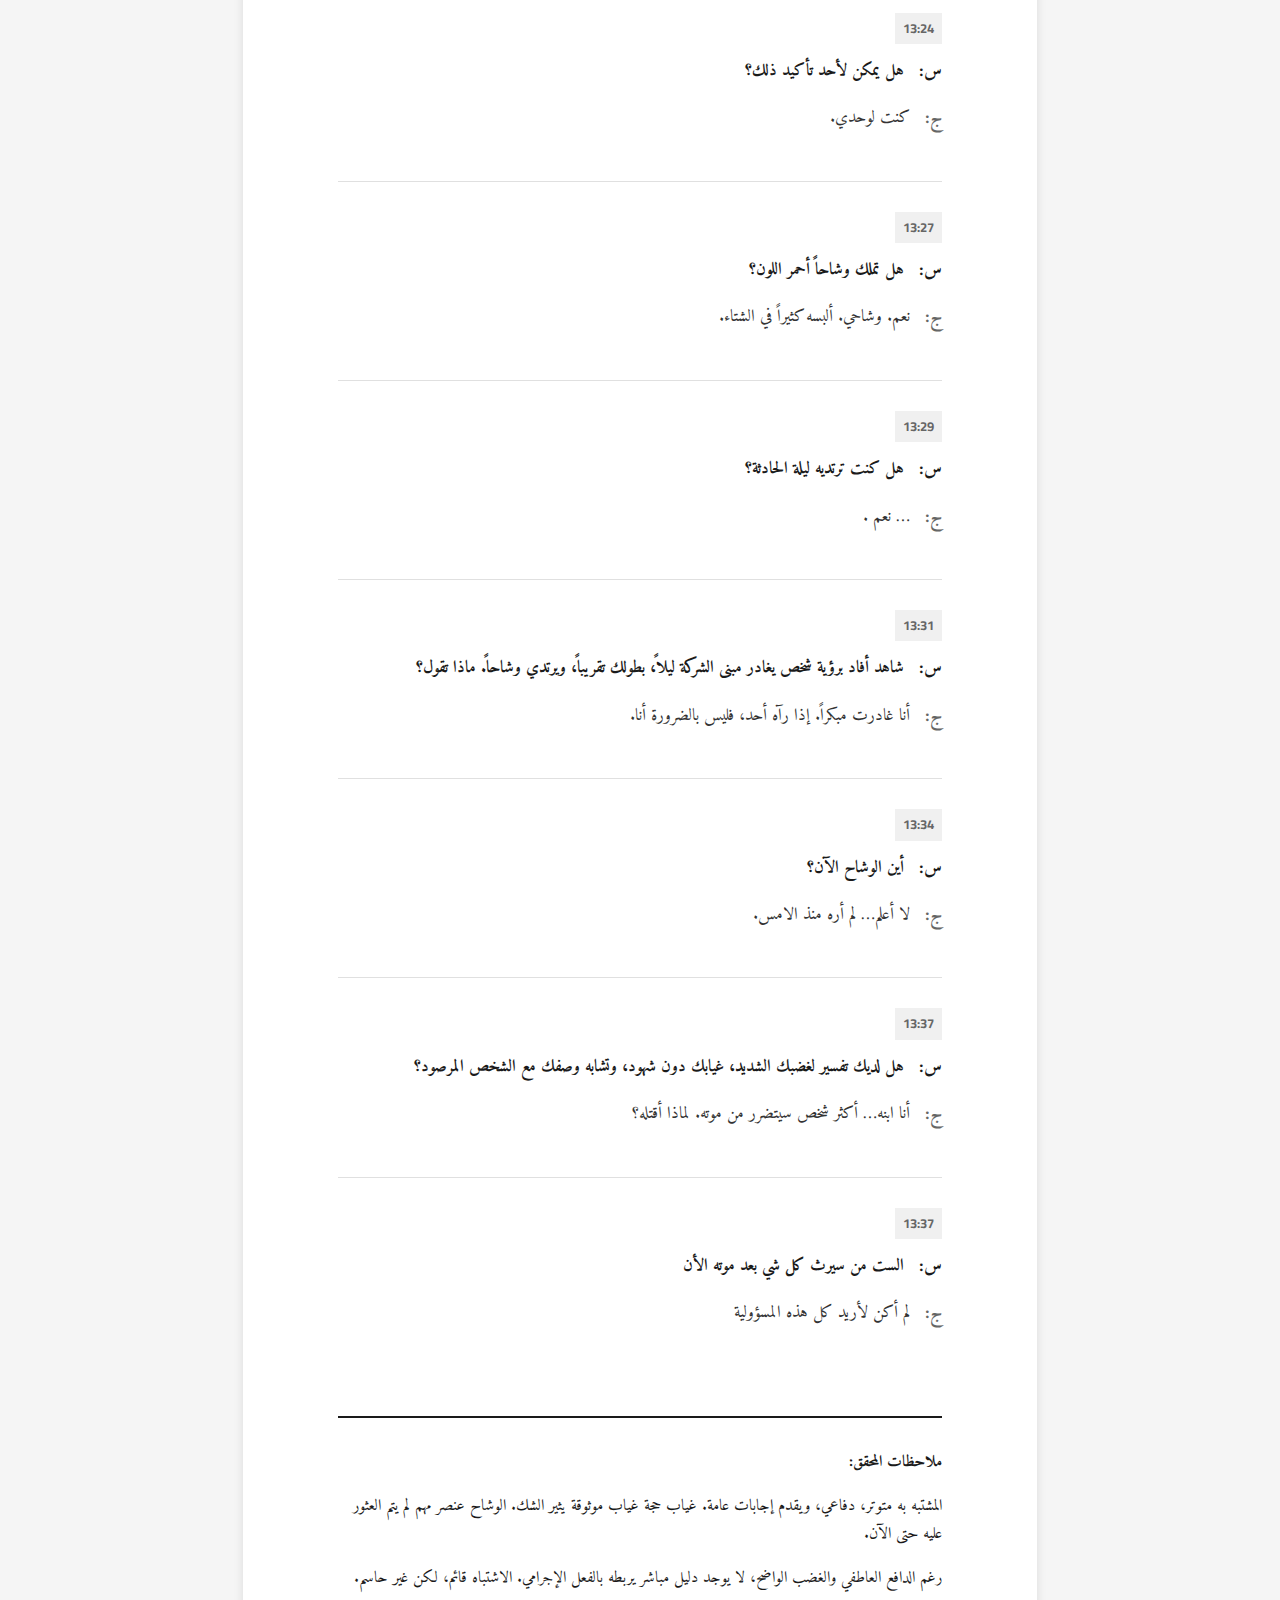
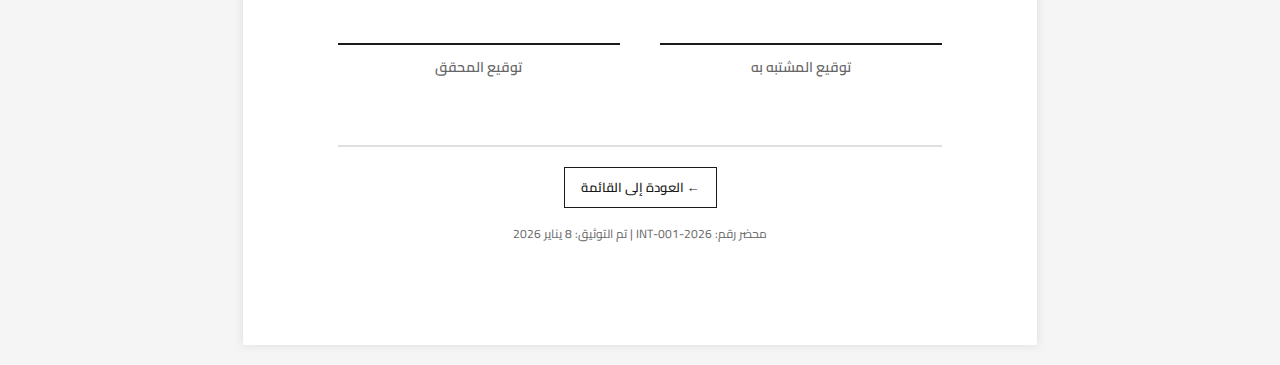
<file: suspect1.html>
<!DOCTYPE html>
<html lang="ar" dir="rtl">
<head>
    <meta charset="UTF-8">
    <meta name="viewport" content="width=device-width, initial-scale=1.0">
    <title>محضر استجواب - يوسف حسن</title>
    <link rel="stylesheet" href="styles.css">
</head>
<body>
    <div class="document">
        <header class="document-header">
            <div class="department-seal">★</div>
            <div class="header-content">
                <h1>إدارة الشرطة الجنائية</h1>
                <p class="department">قسم التحقيقات الجنائية</p>
            </div>
        </header>

        <div class="case-info">
            <div class="case-number">رقم القضية: BM-2026-091</div>
            <div class="case-classification">التصنيف: سري</div>
        </div>

        <section class="interrogation-header">
            <h2>محضر استجواب</h2>
            <div class="interrogation-meta">
                <div class="meta-row">
                    <span class="meta-label">اسم المشتبه به:</span>
                    <span class="meta-value">يوسف حسن</span>
                </div>
                <div class="meta-row">
                    <span class="meta-label">رقم الهوية:</span>
                    <span class="meta-value">2841095673201</span>
                </div>
                <div class="meta-row">
                    <span class="meta-label">العلاقة بالمجني عليه:</span>
                    <span class="meta-value">الابن</span>
                </div>
                <div class="meta-row">
                    <span class="meta-label">تاريخ الاستجواب:</span>
                    <span class="meta-value">8 يناير 2026</span>
                </div>
                <div class="meta-row">
                    <span class="meta-label">المحقق:</span>
                    <span class="meta-value">النقيب وليد صلاح</span>
                </div>
                <div class="meta-row">
                    <span class="meta-label">مكان الاستجواب:</span>
                    <span class="meta-value">غرفة التحقيق رقم 3</span>
                </div>
            </div>
        </section>

        <section class="transcript">

    <div class="exchange">
        <div class="timestamp">13:10</div>
        <div class="question">
            <span class="label">س:</span>
            <p>نبدأ الاستجواب. عرّف بنفسك واذكر علاقتك بالمجني عليه.</p>
        </div>
        <div class="answer">
            <span class="label">ج:</span>
            <p>  يوسف حسن, ابن المجني عليه.</p>
        </div>
    </div>

    <div class="exchange">
        <div class="timestamp">13:12</div>
        <div class="question">
            <span class="label">س:</span>
            <p>كيف كانت علاقتك بوالدك في الفترة الأخيرة؟</p>
        </div>
        <div class="answer">
            <span class="label">ج:</span>
            <p>متوترة قليلا اختلافات عائلية عادية. هو كان عنيد، وأنا كذلك.</p>
        </div>
    </div>

    <div class="exchange">
        <div class="timestamp">13:15</div>
        <div class="question">
            <span class="label">س:</span>
            <p>هل صحيح أنك دخلت معه في شجار حاد قبل أيام من وفاته؟</p>
        </div>
        <div class="answer">
            <span class="label">ج:</span>
            <p>نعم، تشاجرنا. بسبب المال… لكنه شجار كلامي فقط. لم ألمسه.</p>
        </div>
    </div>

    <div class="exchange">
        <div class="timestamp">13:18</div>
        <div class="question">
            <span class="label">س:</span>
            <p>هل كنت غاضباً منه تلك الليلة؟</p>
        </div>
        <div class="answer">
            <span class="label">ج:</span>
            <p>أكيد كنت غاضباً… لكن الغضب لا يعني القتل.</p>
        </div>
    </div>

    <div class="exchange">
        <div class="timestamp">13:21</div>
        <div class="question">
            <span class="label">س:</span>
            <p>أين كنت ليلة الحادثة بين التاسعة والحادية عشرة؟</p>
        </div>
        <div class="answer">
            <span class="label">ج:</span>
            <p>خرجت من الشركة حوالي التاسعة، ثم ذهبت الى كافيه.</p>
        </div>
    </div>

    <div class="exchange">
        <div class="timestamp">13:24</div>
        <div class="question">
            <span class="label">س:</span>
            <p>هل يمكن لأحد تأكيد ذلك؟</p>
        </div>
        <div class="answer">
            <span class="label">ج:</span>
            <p>كنت لوحدي.</p>
        </div>
    </div>

    <div class="exchange">
        <div class="timestamp">13:27</div>
        <div class="question">
            <span class="label">س:</span>
            <p>هل تملك وشاحاً أحمر اللون؟</p>
        </div>
        <div class="answer">
            <span class="label">ج:</span>
            <p>نعم. وشاحي. ألبسه كثيراً في الشتاء.</p>
        </div>
    </div>

    <div class="exchange">
        <div class="timestamp">13:29</div>
        <div class="question">
            <span class="label">س:</span>
            <p>هل كنت ترتديه ليلة الحادثة؟</p>
        </div>
        <div class="answer">
            <span class="label">ج:</span>
            <p>… نعم .</p>
        </div>
    </div>

    <div class="exchange">
        <div class="timestamp">13:31</div>
        <div class="question">
            <span class="label">س:</span>
            <p>شاهد أفاد برؤية شخص يغادر مبنى الشركة ليلاً، بطولك تقريباً، ويرتدي وشاحاً. ماذا تقول؟</p>
        </div>
        <div class="answer">
            <span class="label">ج:</span>
            <p>أنا غادرت مبكراً. إذا رآه أحد، فليس بالضرورة أنا.</p>
        </div>
    </div>

    <div class="exchange">
        <div class="timestamp">13:34</div>
        <div class="question">
            <span class="label">س:</span>
            <p>أين الوشاح الآن؟</p>
        </div>
        <div class="answer">
            <span class="label">ج:</span>
            <p>لا أعلم… لم أره منذ الامس.</p>
        </div>
    </div>

    <div class="exchange">
        <div class="timestamp">13:37</div>
        <div class="question">
            <span class="label">س:</span>
            <p>هل لديك تفسير لغضبك الشديد، غيابك دون شهود، وتشابه وصفك مع الشخص المرصود؟</p>
        </div>
        <div class="answer">
            <span class="label">ج:</span>
            <p>أنا ابنه… أكثر شخص سيتضرر من موته. لماذا أقتله؟</p>
        </div>
    </div>

    <div class="exchange">
        <div class="timestamp">13:37</div>
        <div class="question">
            <span class="label">س:</span>
            <p>الست من سيرث كل شي بعد موته الأن</p>
        </div>
        <div class="answer">
            <span class="label">ج:</span>
            <p>لم أكن لأريد كل هذه المسؤولية </p>
        </div>
    </div>

</section>

<section class="interrogation-footer">
    <p><strong>ملاحظات المحقق:</strong></p>
    <p>
        المشتبه به متوتر، دفاعي، ويقدم إجابات عامة.
        غياب حجة غياب موثوقة يثير الشك.
        الوشاح عنصر مهم لم يتم العثور عليه حتى الآن.
    </p>

    <p>
        رغم الدافع العاطفي والغضب الواضح،
        لا يوجد دليل مباشر يربطه بالفعل الإجرامي.
        الاشتباه قائم، لكن غير حاسم.
    </p>

    <div class="signatures">
        <div class="signature-block">
            <div class="signature-line"></div>
            <p>توقيع المشتبه به</p>
        </div>
        <div class="signature-block">
            <div class="signature-line"></div>
            <p>توقيع المحقق</p>
        </div>
    </div>
</section>


        <footer class="document-footer">
            <a href="index.html" class="back-link">← العودة إلى القائمة</a>
            <p class="footer-meta">محضر رقم: INT-001-2026 | تم التوثيق: 8 يناير 2026</p>
        </footer>
    </div>
</body>
</html>
</file>
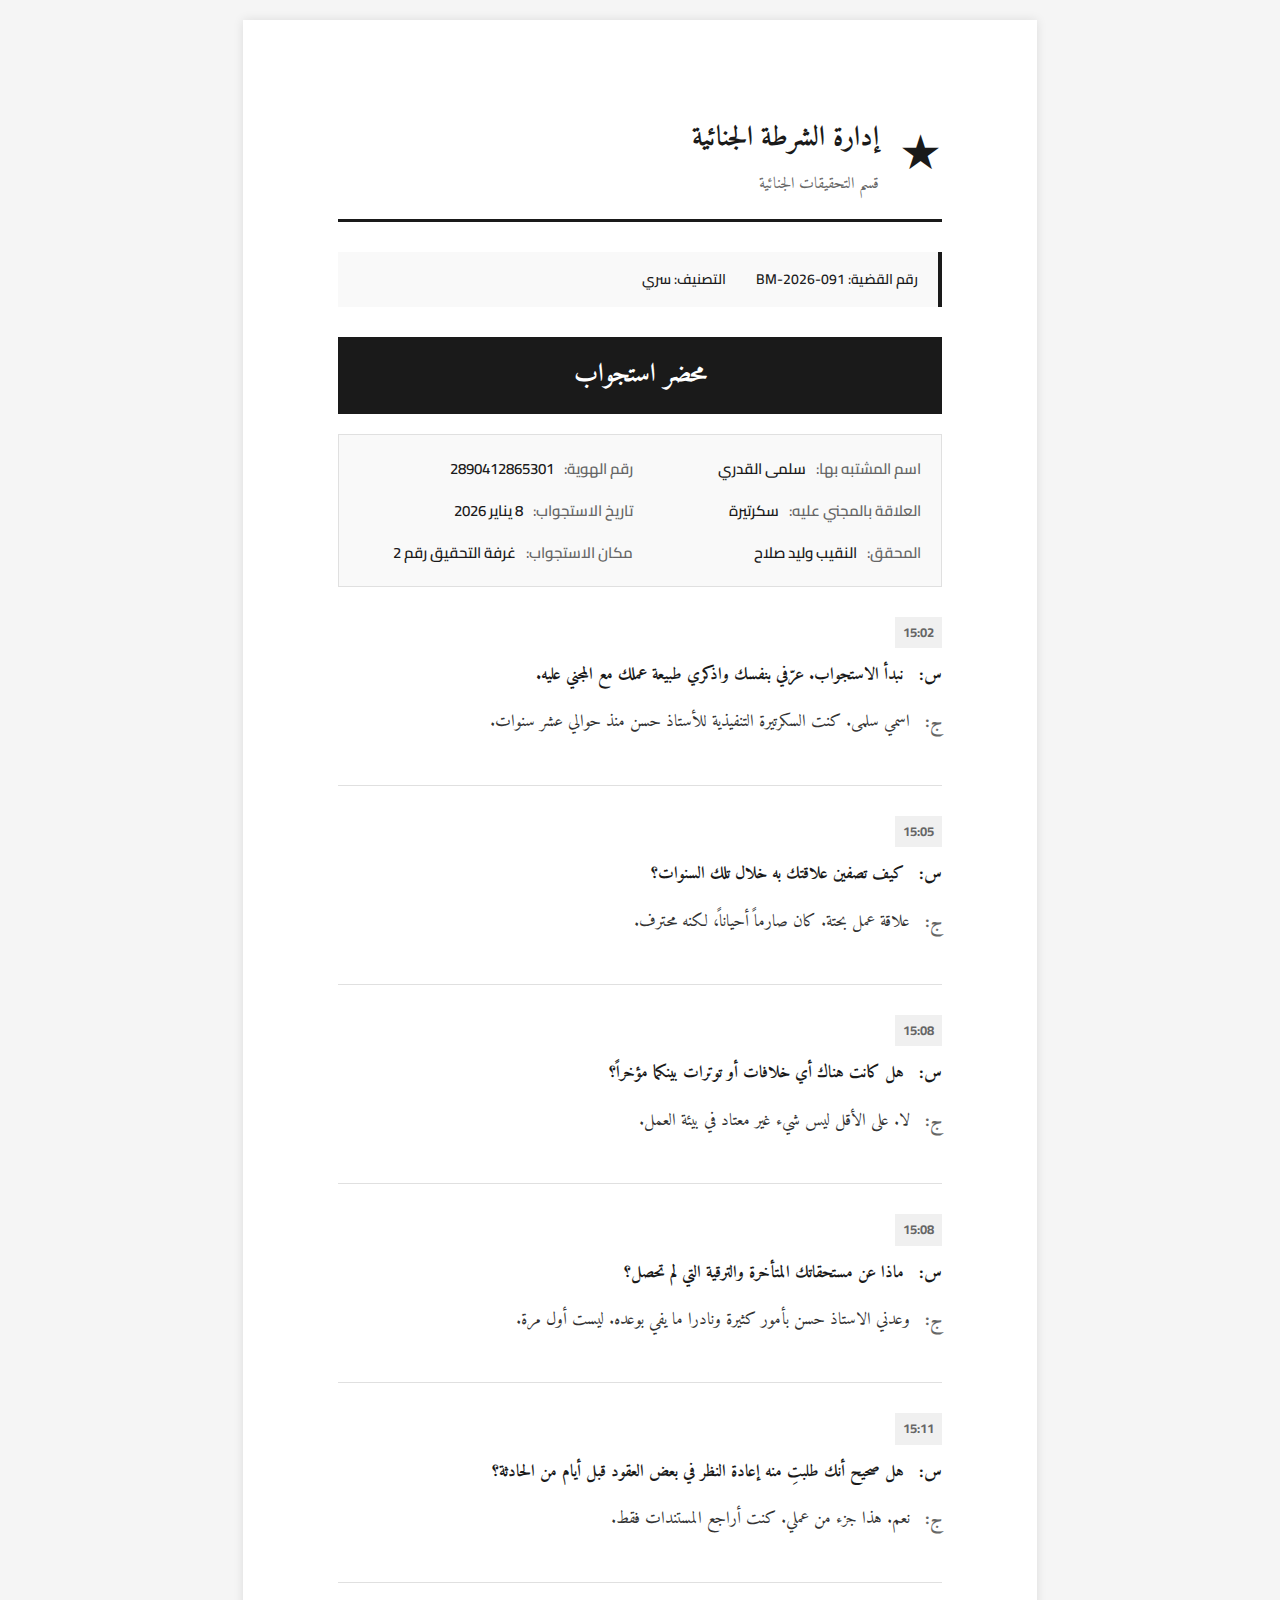
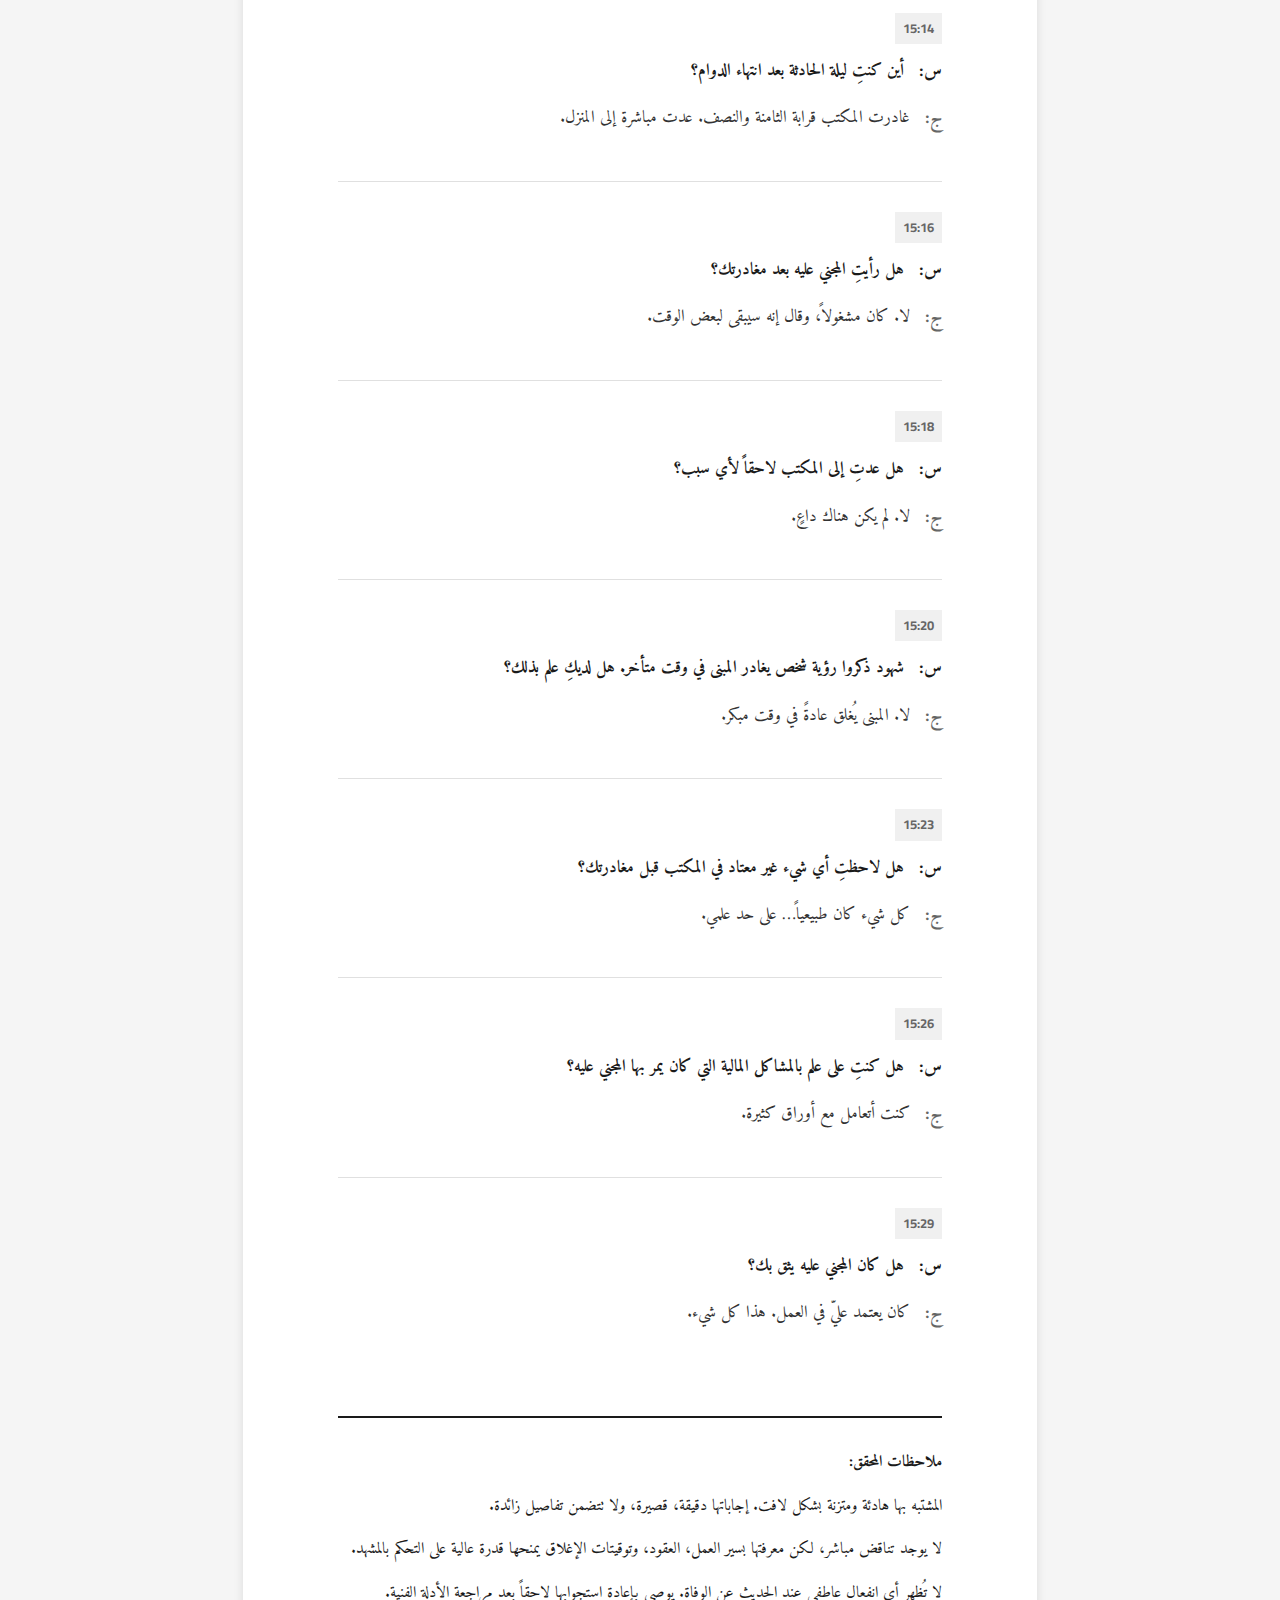
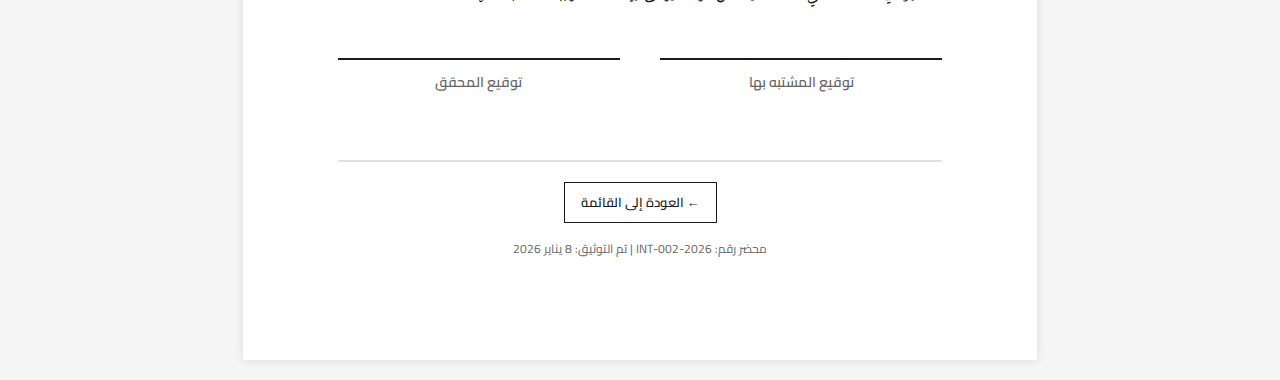
<file: suspect2.html>
<!DOCTYPE html>
<html lang="ar" dir="rtl">
<head>
    <meta charset="UTF-8">
    <meta name="viewport" content="width=device-width, initial-scale=1.0">
    <title>محضر استجواب - سلمى القدري</title>
    <link rel="stylesheet" href="styles.css">
</head>
<body>
    <div class="document">
        <header class="document-header">
            <div class="department-seal">★</div>
            <div class="header-content">
                <h1>إدارة الشرطة الجنائية</h1>
                <p class="department">قسم التحقيقات الجنائية</p>
            </div>
        </header>

        <div class="case-info">
            <div class="case-number">رقم القضية: BM-2026-091</div>
            <div class="case-classification">التصنيف: سري</div>
        </div>

        <section class="interrogation-header">
            <h2>محضر استجواب</h2>
            <div class="interrogation-meta">
                <div class="meta-row">
                    <span class="meta-label">اسم المشتبه بها:</span>
                    <span class="meta-value">سلمى القدري</span>
                </div>
                <div class="meta-row">
                    <span class="meta-label">رقم الهوية:</span>
                    <span class="meta-value">2890412865301</span>
                </div>
                <div class="meta-row">
                    <span class="meta-label">العلاقة بالمجني عليه:</span>
                    <span class="meta-value">سكرتيرة</span>
                </div>
                <div class="meta-row">
                    <span class="meta-label">تاريخ الاستجواب:</span>
                    <span class="meta-value">8 يناير 2026</span>
                </div>
                <div class="meta-row">
                    <span class="meta-label">المحقق:</span>
                    <span class="meta-value">النقيب وليد صلاح</span>
                </div>
                <div class="meta-row">
                    <span class="meta-label">مكان الاستجواب:</span>
                    <span class="meta-value">غرفة التحقيق رقم 2</span>
                </div>
            </div>
        </section>

<section class="transcript">

    <div class="exchange">
        <div class="timestamp">15:02</div>
        <div class="question">
            <span class="label">س:</span>
            <p>نبدأ الاستجواب. عرّفي بنفسك واذكري طبيعة عملك مع المجني عليه.</p>
        </div>
        <div class="answer">
            <span class="label">ج:</span>
            <p>اسمي سلمى. كنت السكرتيرة التنفيذية للأستاذ حسن منذ حوالي عشر سنوات.</p>
        </div>
    </div>

    <div class="exchange">
        <div class="timestamp">15:05</div>
        <div class="question">
            <span class="label">س:</span>
            <p>كيف تصفين علاقتك به خلال تلك السنوات؟</p>
        </div>
        <div class="answer">
            <span class="label">ج:</span>
            <p>علاقة عمل بحتة. كان صارماً أحياناً، لكنه محترف.</p>
        </div>
    </div>

    <div class="exchange">
        <div class="timestamp">15:08</div>
        <div class="question">
            <span class="label">س:</span>
            <p>هل كانت هناك أي خلافات أو توترات بينكما مؤخراً؟</p>
        </div>
        <div class="answer">
            <span class="label">ج:</span>
            <p>لا. على الأقل ليس شيء غير معتاد في بيئة العمل.</p>
        </div>
    </div>
    <div class="exchange">
        <div class="timestamp">15:08</div>
        <div class="question">
            <span class="label">س:</span>
            <p>ماذا عن مستحقاتك المتأخرة والترقية التي لم تحصل؟</p>
        </div>
        <div class="answer">
            <span class="label">ج:</span>
            <p>وعدني الاستاذ حسن بأمور كثيرة ونادرا ما يفي بوعده. ليست أول مرة.</p>
        </div>
    </div>

    <div class="exchange">
        <div class="timestamp">15:11</div>
        <div class="question">
            <span class="label">س:</span>
            <p>هل صحيح أنك طلبتِ منه إعادة النظر في بعض العقود قبل أيام من الحادثة؟</p>
        </div>
        <div class="answer">
            <span class="label">ج:</span>
            <p>نعم. هذا جزء من عملي. كنت أراجع المستندات فقط.</p>
        </div>
    </div>

    <div class="exchange">
        <div class="timestamp">15:14</div>
        <div class="question">
            <span class="label">س:</span>
            <p>أين كنتِ ليلة الحادثة بعد انتهاء الدوام؟</p>
        </div>
        <div class="answer">
            <span class="label">ج:</span>
            <p>غادرت المكتب قرابة الثامنة والنصف. عدت مباشرة إلى المنزل.</p>
        </div>
    </div>

    <div class="exchange">
        <div class="timestamp">15:16</div>
        <div class="question">
            <span class="label">س:</span>
            <p>هل رأيتِ المجني عليه بعد مغادرتك؟</p>
        </div>
        <div class="answer">
            <span class="label">ج:</span>
            <p>لا. كان مشغولاً، وقال إنه سيبقى لبعض الوقت.</p>
        </div>
    </div>

    <div class="exchange">
        <div class="timestamp">15:18</div>
        <div class="question">
            <span class="label">س:</span>
            <p>هل عدتِ إلى المكتب لاحقاً لأي سبب؟</p>
        </div>
        <div class="answer">
            <span class="label">ج:</span>
            <p>لا. لم يكن هناك داعٍ.</p>
        </div>
    </div>

    <div class="exchange">
        <div class="timestamp">15:20</div>
        <div class="question">
            <span class="label">س:</span>
            <p>شهود ذكروا رؤية شخص يغادر المبنى في وقت متأخر. هل لديكِ علم بذلك؟</p>
        </div>
        <div class="answer">
            <span class="label">ج:</span>
            <p>لا. المبنى يُغلق عادةً في وقت مبكر.</p>
        </div>
    </div>

    <div class="exchange">
        <div class="timestamp">15:23</div>
        <div class="question">
            <span class="label">س:</span>
            <p>هل لاحظتِ أي شيء غير معتاد في المكتب قبل مغادرتك؟</p>
        </div>
        <div class="answer">
            <span class="label">ج:</span>
            <p>كل شيء كان طبيعياً… على حد علمي.</p>
        </div>
    </div>

    <div class="exchange">
        <div class="timestamp">15:26</div>
        <div class="question">
            <span class="label">س:</span>
            <p>هل كنتِ على علم بالمشاكل المالية التي كان يمر بها المجني عليه؟</p>
        </div>
        <div class="answer">
            <span class="label">ج:</span>
            <p>كنت أتعامل مع أوراق كثيرة.</p>
        </div>
    </div>

    <div class="exchange">
        <div class="timestamp">15:29</div>
        <div class="question">
            <span class="label">س:</span>
            <p>هل كان المجني عليه يثق بك؟</p>
        </div>
        <div class="answer">
            <span class="label">ج:</span>
            <p>كان يعتمد عليّ في العمل. هذا كل شيء.</p>
        </div>
    </div>

</section>

<section class="interrogation-footer">
    <p><strong>ملاحظات المحقق:</strong></p>
    <p>
        المشتبه بها هادئة ومتزنة بشكل لافت.
        إجاباتها دقيقة، قصيرة، ولا تتضمن تفاصيل زائدة.
    </p>
    <p>
        لا يوجد تناقض مباشر،
        لكن معرفتها بسير العمل، العقود، وتوقيتات الإغلاق
        يمنحها قدرة عالية على التحكم بالمشهد.
    </p>
    <p>
        لا تُظهر أي انفعال عاطفي عند الحديث عن الوفاة.
        يوصى بإعادة استجوابها لاحقاً بعد مراجعة الأدلة الفنية.
    </p>

    <div class="signatures">
        <div class="signature-block">
            <div class="signature-line"></div>
            <p>توقيع المشتبه بها</p>
        </div>
        <div class="signature-block">
            <div class="signature-line"></div>
            <p>توقيع المحقق</p>
        </div>
    </div>
</section>
        <footer class="document-footer">
            <a href="index.html" class="back-link">← العودة إلى القائمة</a>
            <p class="footer-meta">محضر رقم: INT-002-2026 | تم التوثيق: 8 يناير 2026</p>
        </footer>
    </div>
</body>
</html>
</file>
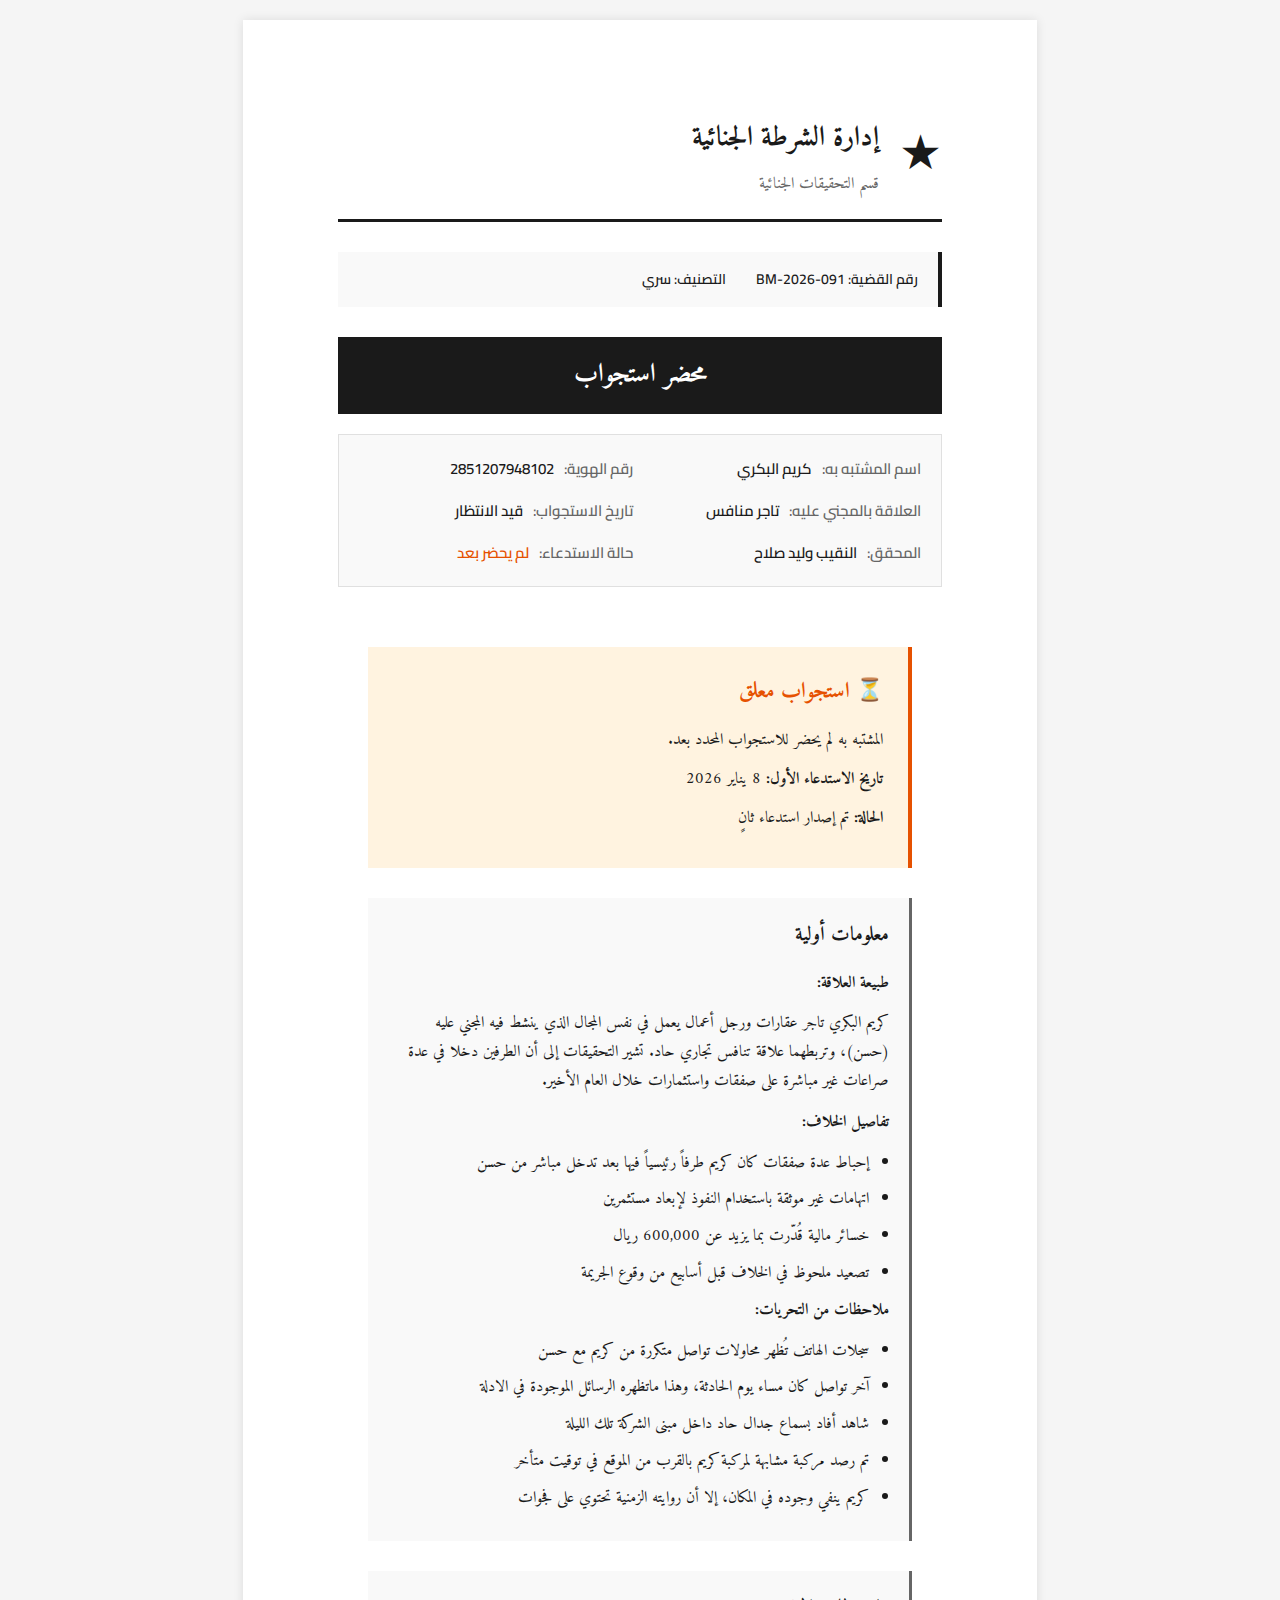
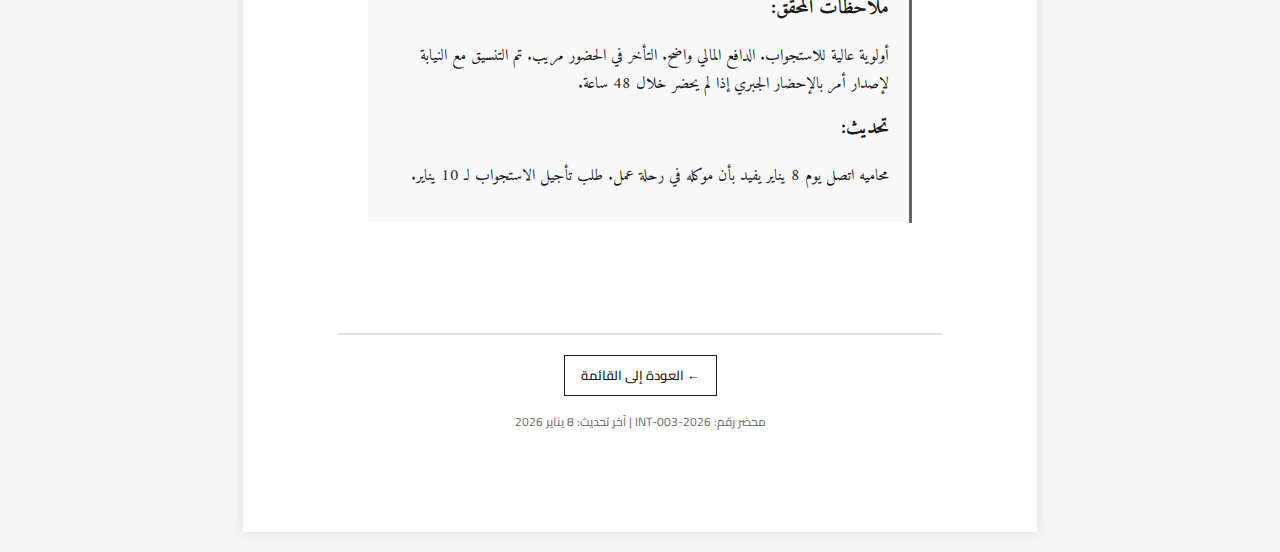
<file: suspect3.html>
<!DOCTYPE html>
<html lang="ar" dir="rtl">
<head>
    <meta charset="UTF-8">
    <meta name="viewport" content="width=device-width, initial-scale=1.0">
    <title>محضر استجواب - كريم البكري</title>
    <link rel="stylesheet" href="styles.css">
</head>
<body>
    <div class="document">
        <header class="document-header">
            <div class="department-seal">★</div>
            <div class="header-content">
                <h1>إدارة الشرطة الجنائية</h1>
                <p class="department">قسم التحقيقات الجنائية</p>
            </div>
        </header>

        <div class="case-info">
            <div class="case-number">رقم القضية: BM-2026-091</div>
            <div class="case-classification">التصنيف: سري</div>
        </div>

        <section class="interrogation-header">
            <h2>محضر استجواب</h2>
            <div class="interrogation-meta">
                <div class="meta-row">
                    <span class="meta-label">اسم المشتبه به:</span>
                    <span class="meta-value">كريم البكري</span>
                </div>
                <div class="meta-row">
                    <span class="meta-label">رقم الهوية:</span>
                    <span class="meta-value">2851207948102</span>
                </div>
                <div class="meta-row">
                    <span class="meta-label">العلاقة بالمجني عليه:</span>
                    <span class="meta-value">تاجر منافس</span>
                </div>
                <div class="meta-row">
                    <span class="meta-label">تاريخ الاستجواب:</span>
                    <span class="meta-value">قيد الانتظار</span>
                </div>
                <div class="meta-row">
                    <span class="meta-label">المحقق:</span>
                    <span class="meta-value">النقيب وليد صلاح</span>
                </div>
                <div class="meta-row">
                    <span class="meta-label">حالة الاستدعاء:</span>
                    <span class="meta-value status-pending">لم يحضر بعد</span>
                </div>
            </div>
        </section>

        <section class="transcript pending-notice">
            <div class="notice-box">
                <h3>⏳ استجواب معلق</h3>
                <p>المشتبه به لم يحضر للاستجواب المحدد بعد.</p>
                <p><strong>تاريخ الاستدعاء الأول:</strong> 8 يناير 2026</p>
                <p><strong>الحالة:</strong> تم إصدار استدعاء ثانٍ</p>
            </div>

            <div class="background-info">
    <h3>معلومات أولية</h3>

    <p><strong>طبيعة العلاقة:</strong></p>
    <p>
        كريم البكري تاجر عقارات ورجل أعمال يعمل في نفس المجال الذي ينشط فيه
        المجني عليه (حسن)، وتربطهما علاقة تنافس تجاري حاد.
        تشير التحقيقات إلى أن الطرفين دخلا في عدة صراعات غير مباشرة
        على صفقات واستثمارات خلال العام الأخير.
    </p>

    <p><strong>تفاصيل الخلاف:</strong></p>
    <ul>
        <li>إحباط عدة صفقات كان كريم طرفاً رئيسياً فيها بعد تدخل مباشر من حسن</li>
        <li>اتهامات غير موثقة باستخدام النفوذ لإبعاد مستثمرين</li>
        <li>خسائر مالية قُدّرت بما يزيد عن 600,000 ريال</li>
        <li>تصعيد ملحوظ في الخلاف قبل أسابيع من وقوع الجريمة</li>
    </ul>

    <p><strong>ملاحظات من التحريات:</strong></p>
    <ul>
        <li>سجلات الهاتف تُظهر محاولات تواصل متكررة من كريم مع حسن</li>
        <li>آخر تواصل كان مساء يوم الحادثة، وهذا ماتظهره الرسائل الموجودة في الادلة</li>
        <li>شاهد أفاد بسماع جدال حاد داخل مبنى الشركة تلك الليلة</li>
        <li>تم رصد مركبة مشابهة لمركبة كريم بالقرب من الموقع في توقيت متأخر</li>
        <li>كريم ينفي وجوده في المكان، إلا أن روايته الزمنية تحتوي على فجوات</li>
    </ul>
</div>

            <div class="investigator-notes">
                <p><strong>ملاحظات المحقق:</strong></p>
                <p>أولوية عالية للاستجواب. الدافع المالي واضح. التأخر في الحضور مريب. تم التنسيق مع النيابة لإصدار أمر بالإحضار الجبري إذا لم يحضر خلال 48 ساعة.</p>
                <p><strong>تحديث:</strong> محاميه اتصل يوم 8 يناير يفيد بأن موكله في رحلة عمل. طلب تأجيل الاستجواب لـ 10 يناير.</p>
            </div>
        </section>

        <footer class="document-footer">
            <a href="index.html" class="back-link">← العودة إلى القائمة</a>
            <p class="footer-meta">محضر رقم: INT-003-2026 | آخر تحديث: 8 يناير 2026</p>
        </footer>
    </div>
</body>
</html>
</file>
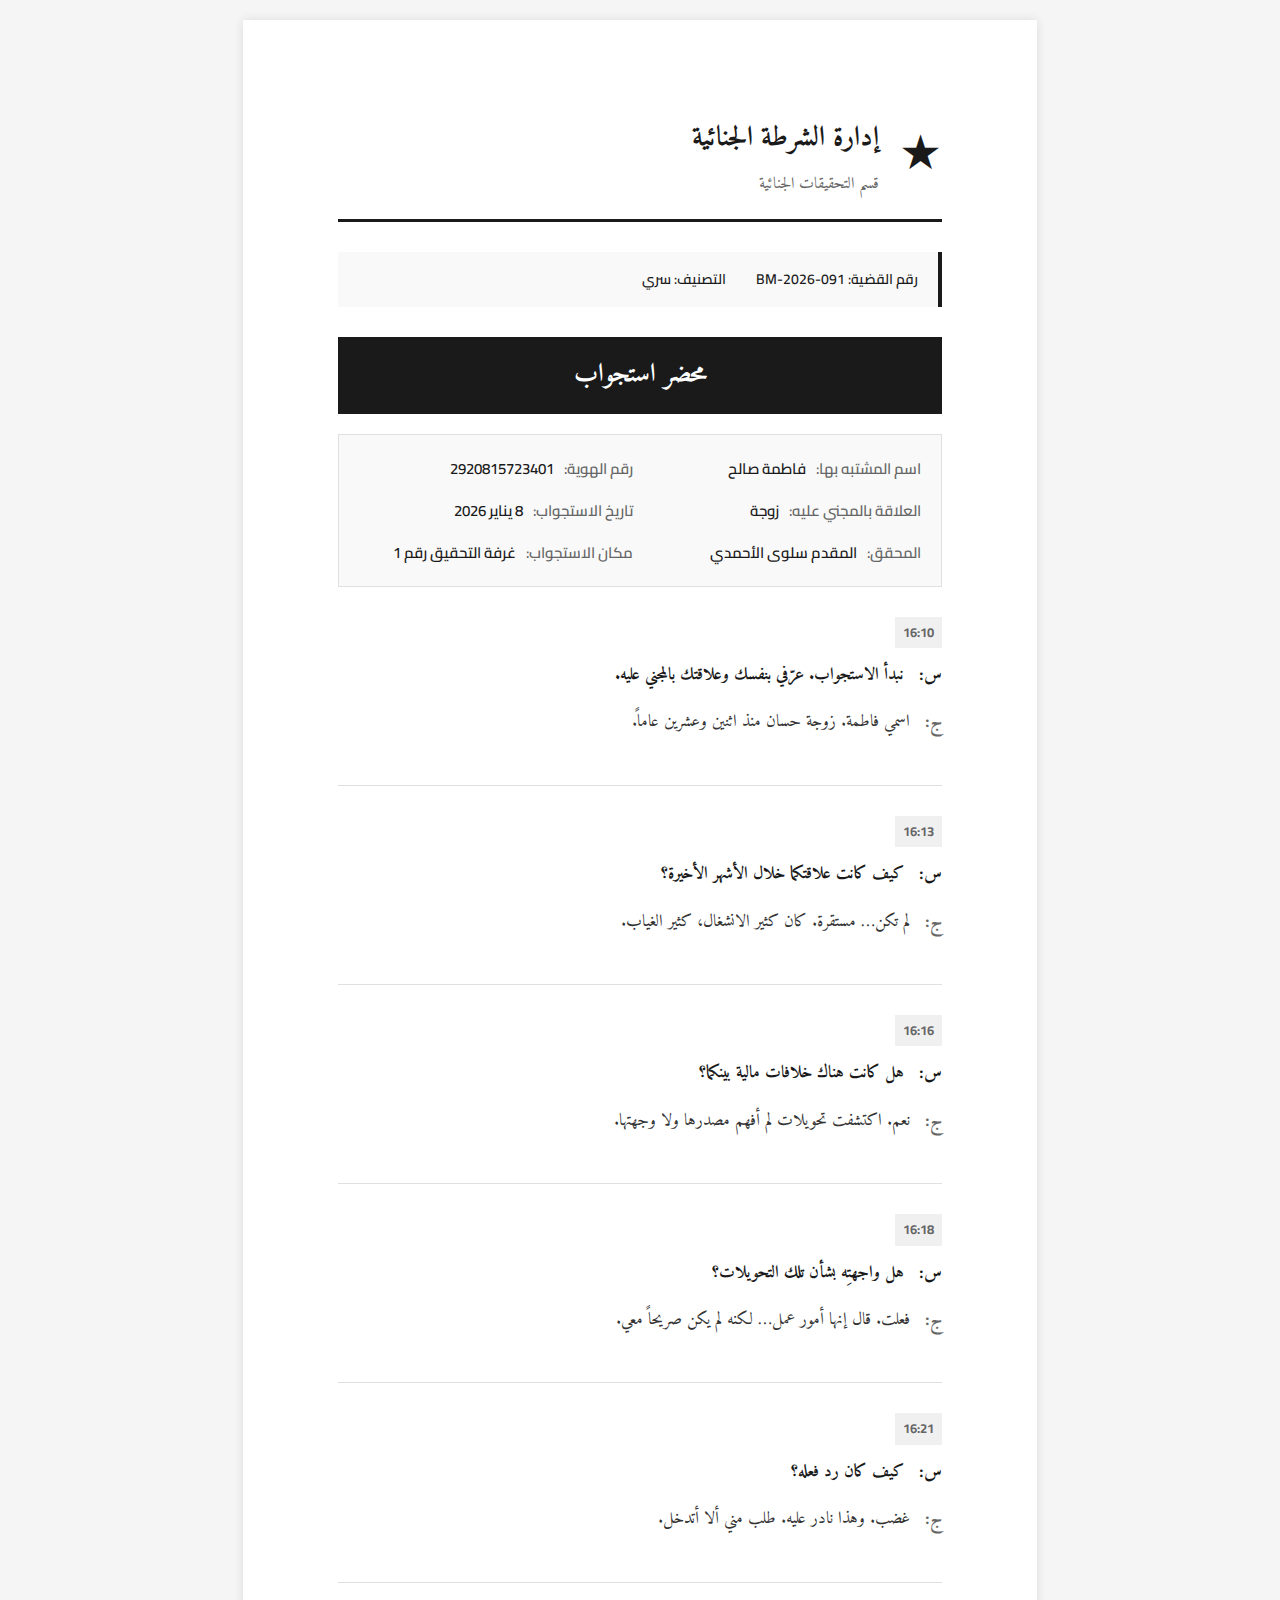
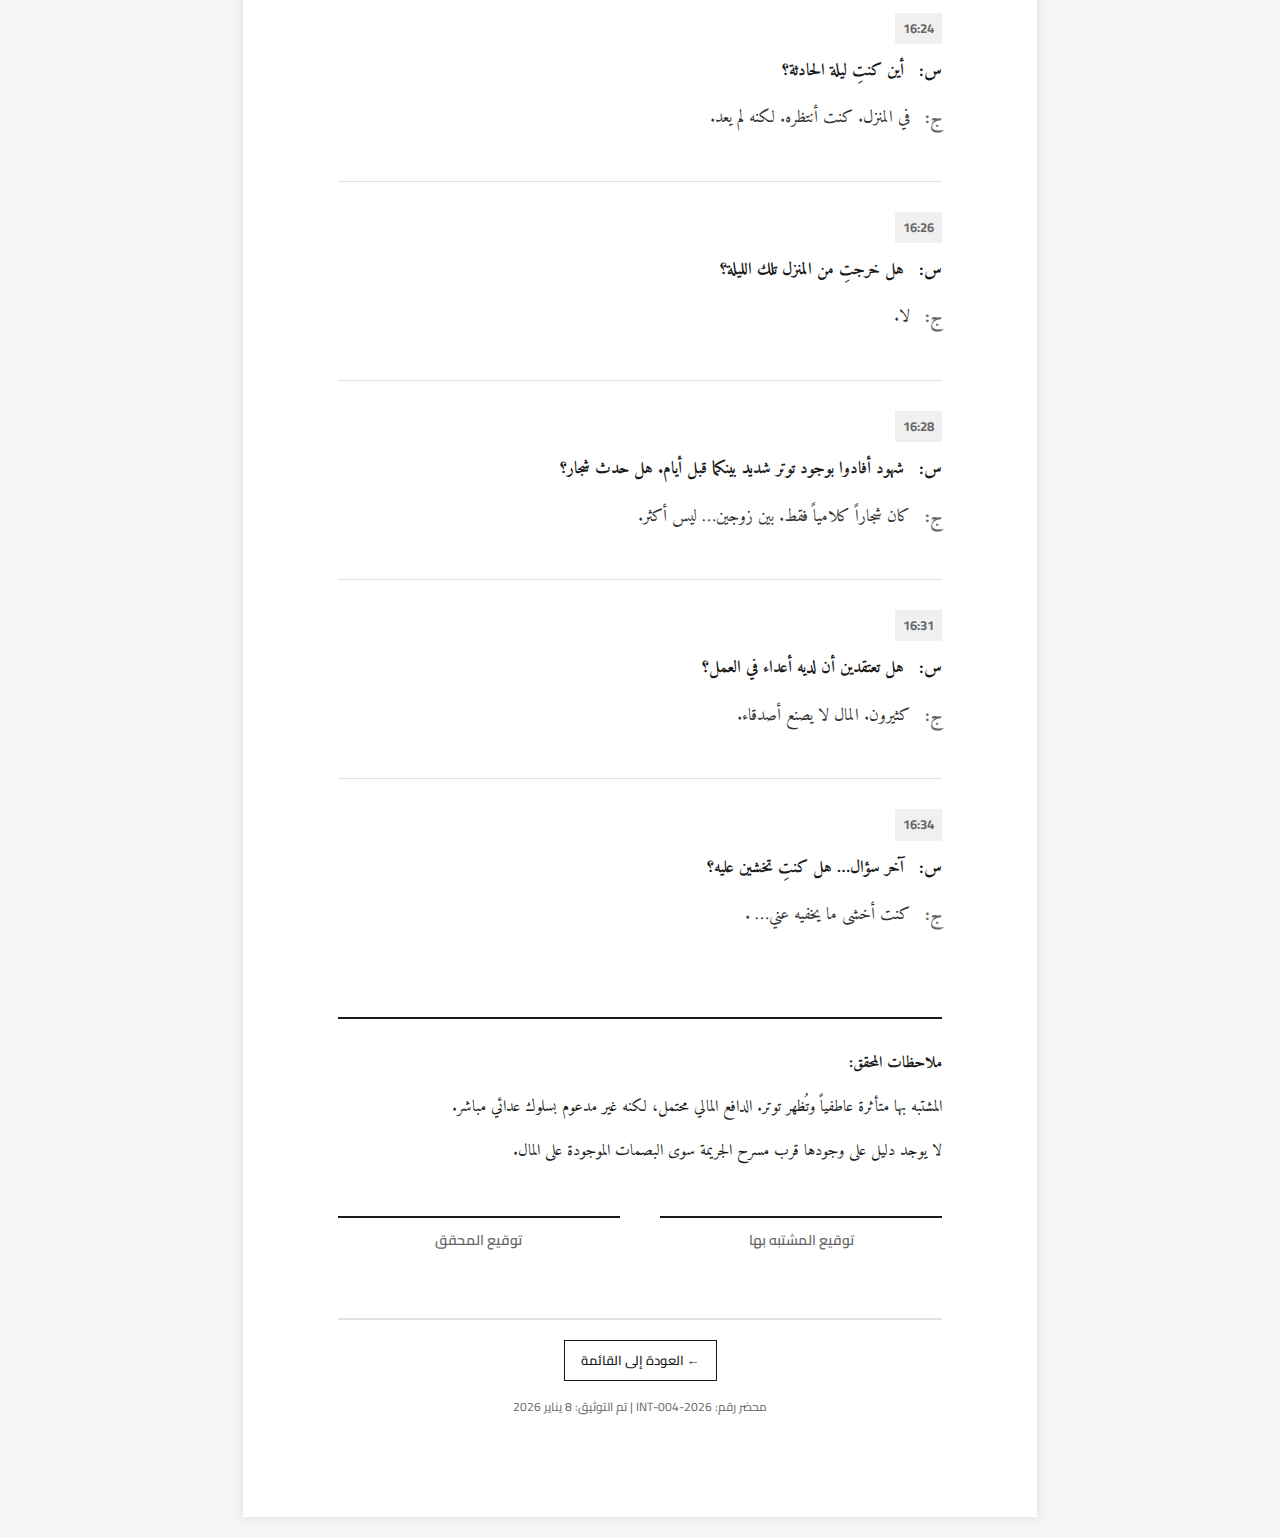
<file: suspect4.html>
<!DOCTYPE html>
<html lang="ar" dir="rtl">
<head>
    <meta charset="UTF-8">
    <meta name="viewport" content="width=device-width, initial-scale=1.0">
    <title>محضر استجواب - فاطمة صالح</title>
    <link rel="stylesheet" href="styles.css">
</head>
<body>
    <div class="document">
        <header class="document-header">
            <div class="department-seal">★</div>
            <div class="header-content">
                <h1>إدارة الشرطة الجنائية</h1>
                <p class="department">قسم التحقيقات الجنائية</p>
            </div>
        </header>

        <div class="case-info">
            <div class="case-number">رقم القضية: BM-2026-091</div>
            <div class="case-classification">التصنيف: سري</div>
        </div>

        <section class="interrogation-header">
            <h2>محضر استجواب</h2>
            <div class="interrogation-meta">
                <div class="meta-row">
                    <span class="meta-label">اسم المشتبه بها:</span>
                    <span class="meta-value">فاطمة صالح</span>
                </div>
                <div class="meta-row">
                    <span class="meta-label">رقم الهوية:</span>
                    <span class="meta-value">2920815723401</span>
                </div>
                <div class="meta-row">
                    <span class="meta-label">العلاقة بالمجني عليه:</span>
                    <span class="meta-value">زوجة</span>
                </div>
                <div class="meta-row">
                    <span class="meta-label">تاريخ الاستجواب:</span>
                    <span class="meta-value">8 يناير 2026</span>
                </div>
                <div class="meta-row">
                    <span class="meta-label">المحقق:</span>
                    <span class="meta-value">المقدم سلوى الأحمدي</span>
                </div>
                <div class="meta-row">
                    <span class="meta-label">مكان الاستجواب:</span>
                    <span class="meta-value">غرفة التحقيق رقم 1</span>
                </div>
            </div>
        </section>

        <section class="transcript">

    <div class="exchange">
        <div class="timestamp">16:10</div>
        <div class="question">
            <span class="label">س:</span>
            <p>نبدأ الاستجواب. عرّفي بنفسك وعلاقتك بالمجني عليه.</p>
        </div>
        <div class="answer">
            <span class="label">ج:</span>
            <p>اسمي فاطمة. زوجة حسان منذ اثنين وعشرين عاماً.</p>
        </div>
    </div>

    <div class="exchange">
        <div class="timestamp">16:13</div>
        <div class="question">
            <span class="label">س:</span>
            <p>كيف كانت علاقتكما خلال الأشهر الأخيرة؟</p>
        </div>
        <div class="answer">
            <span class="label">ج:</span>
            <p>لم تكن… مستقرة. كان كثير الانشغال، كثير الغياب.</p>
        </div>
    </div>

    <div class="exchange">
        <div class="timestamp">16:16</div>
        <div class="question">
            <span class="label">س:</span>
            <p>هل كانت هناك خلافات مالية بينكما؟</p>
        </div>
        <div class="answer">
            <span class="label">ج:</span>
            <p>نعم. اكتشفت تحويلات لم أفهم مصدرها ولا وجهتها.</p>
        </div>
    </div>

    <div class="exchange">
        <div class="timestamp">16:18</div>
        <div class="question">
            <span class="label">س:</span>
            <p>هل واجهتِه بشأن تلك التحويلات؟</p>
        </div>
        <div class="answer">
            <span class="label">ج:</span>
            <p>فعلت. قال إنها أمور عمل… لكنه لم يكن صريحاً معي.</p>
        </div>
    </div>

    <div class="exchange">
        <div class="timestamp">16:21</div>
        <div class="question">
            <span class="label">س:</span>
            <p>كيف كان رد فعله؟</p>
        </div>
        <div class="answer">
            <span class="label">ج:</span>
            <p>غضب. وهذا نادر عليه. طلب مني ألا أتدخل.</p>
        </div>
    </div>

    <div class="exchange">
        <div class="timestamp">16:24</div>
        <div class="question">
            <span class="label">س:</span>
            <p>أين كنتِ ليلة الحادثة؟</p>
        </div>
        <div class="answer">
            <span class="label">ج:</span>
            <p>في المنزل. كنت أنتظره. لكنه لم يعد.</p>
        </div>
    </div>

    <div class="exchange">
        <div class="timestamp">16:26</div>
        <div class="question">
            <span class="label">س:</span>
            <p>هل خرجتِ من المنزل تلك الليلة؟</p>
        </div>
        <div class="answer">
            <span class="label">ج:</span>
            <p>لا.</p>
        </div>
    </div>

    <div class="exchange">
        <div class="timestamp">16:28</div>
        <div class="question">
            <span class="label">س:</span>
            <p>شهود أفادوا بوجود توتر شديد بينكما قبل أيام. هل حدث شجار؟</p>
        </div>
        <div class="answer">
            <span class="label">ج:</span>
            <p>كان شجاراً كلامياً فقط. بين زوجين… ليس أكثر.</p>
        </div>
    </div>

    <div class="exchange">
        <div class="timestamp">16:31</div>
        <div class="question">
            <span class="label">س:</span>
            <p>هل تعتقدين أن لديه أعداء في العمل؟</p>
        </div>
        <div class="answer">
            <span class="label">ج:</span>
            <p>كثيرون. المال لا يصنع أصدقاء.</p>
        </div>
    </div>

    <div class="exchange">
        <div class="timestamp">16:34</div>
        <div class="question">
            <span class="label">س:</span>
            <p>آخر سؤال… هل كنتِ تخشين عليه؟</p>
        </div>
        <div class="answer">
            <span class="label">ج:</span>
            <p>كنت أخشى ما يخفيه عني… .</p>
        </div>
    </div>

</section>

<section class="interrogation-footer">
    <p><strong>ملاحظات المحقق:</strong></p>
    <p>
        المشتبه بها متأثرة عاطفياً وتُظهر توتر.
        الدافع المالي محتمل، لكنه غير مدعوم بسلوك عدائي مباشر.
    </p>
    <p>
        لا يوجد دليل على وجودها قرب مسرح الجريمة سوى البصمات الموجودة على المال.
    </p>
  

    <div class="signatures">
        <div class="signature-block">
            <div class="signature-line"></div>
            <p>توقيع المشتبه بها</p>
        </div>
        <div class="signature-block">
            <div class="signature-line"></div>
            <p>توقيع المحقق</p>
        </div>
    </div>
</section>


        

        <footer class="document-footer">
            <a href="index.html" class="back-link">← العودة إلى القائمة</a>
            <p class="footer-meta">محضر رقم: INT-004-2026 | تم التوثيق: 8 يناير 2026</p>
        </footer>
    </div>
</body>
</html>
</file>
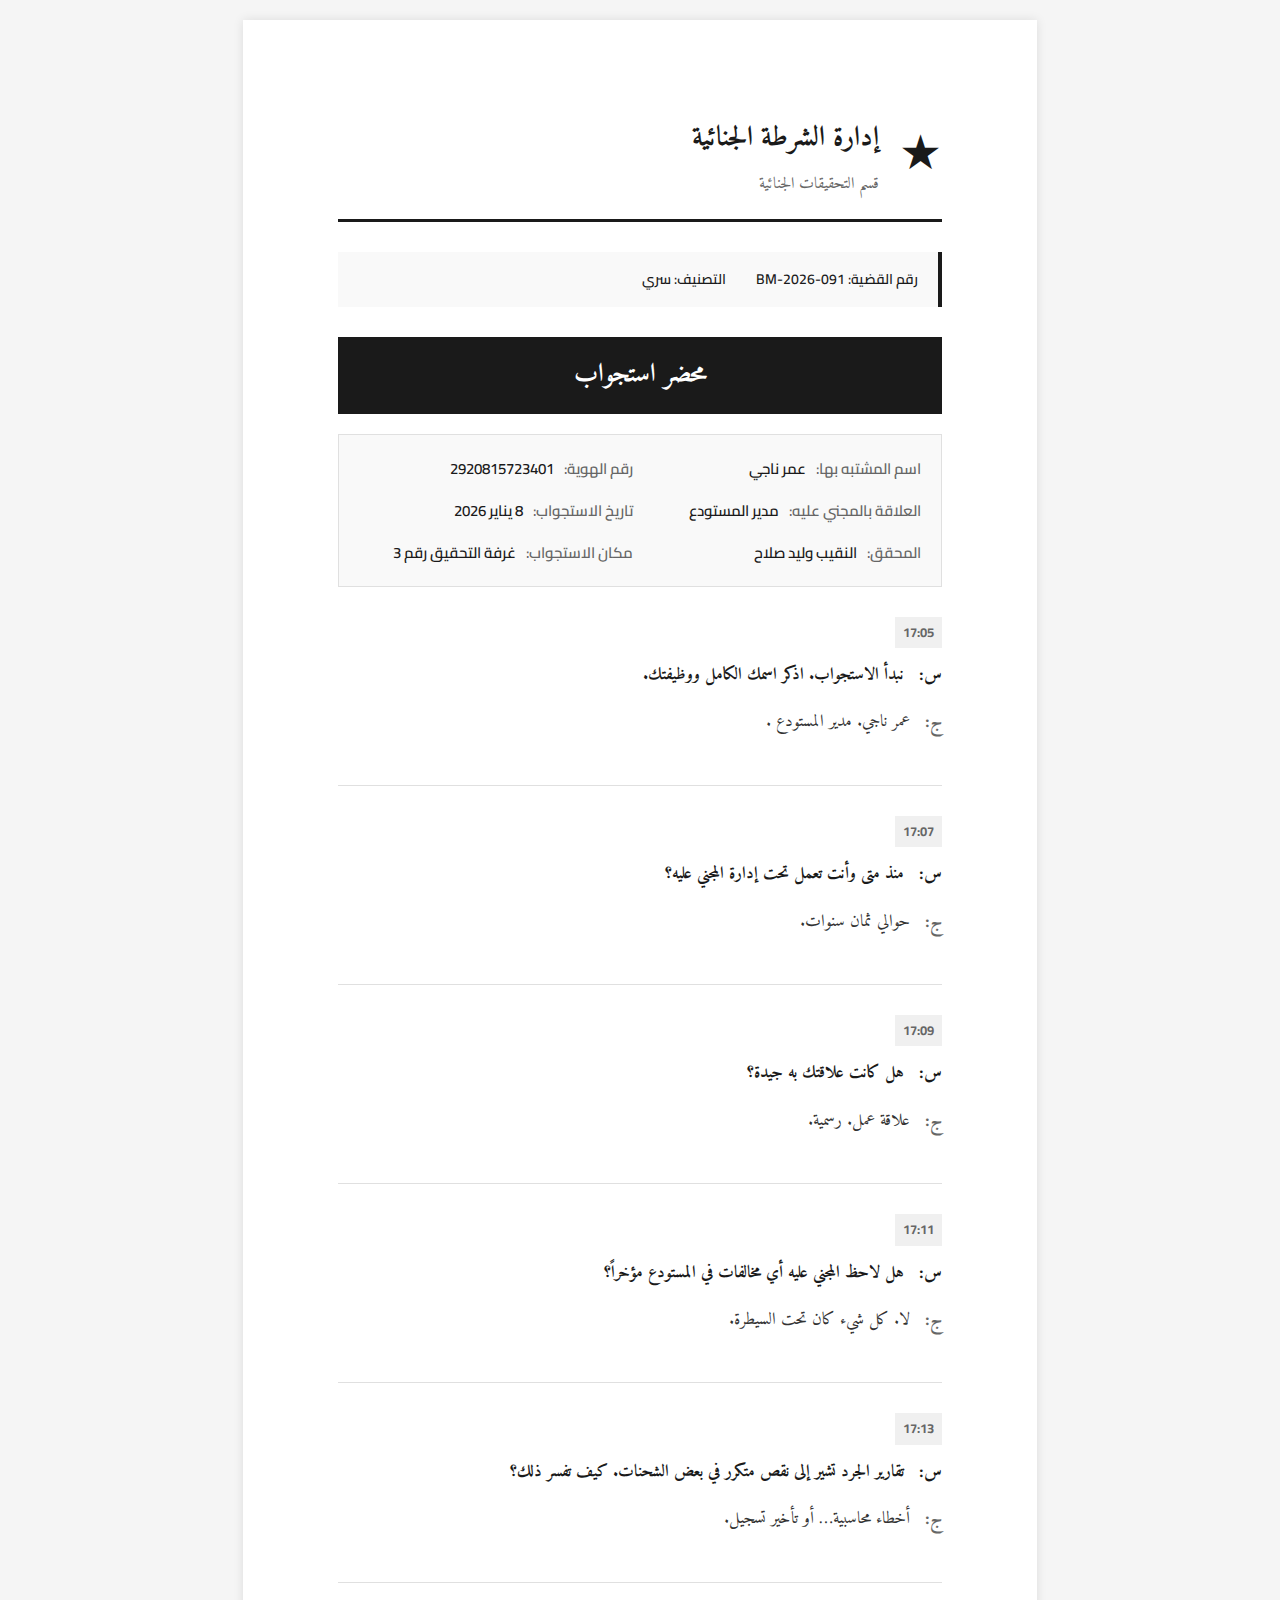
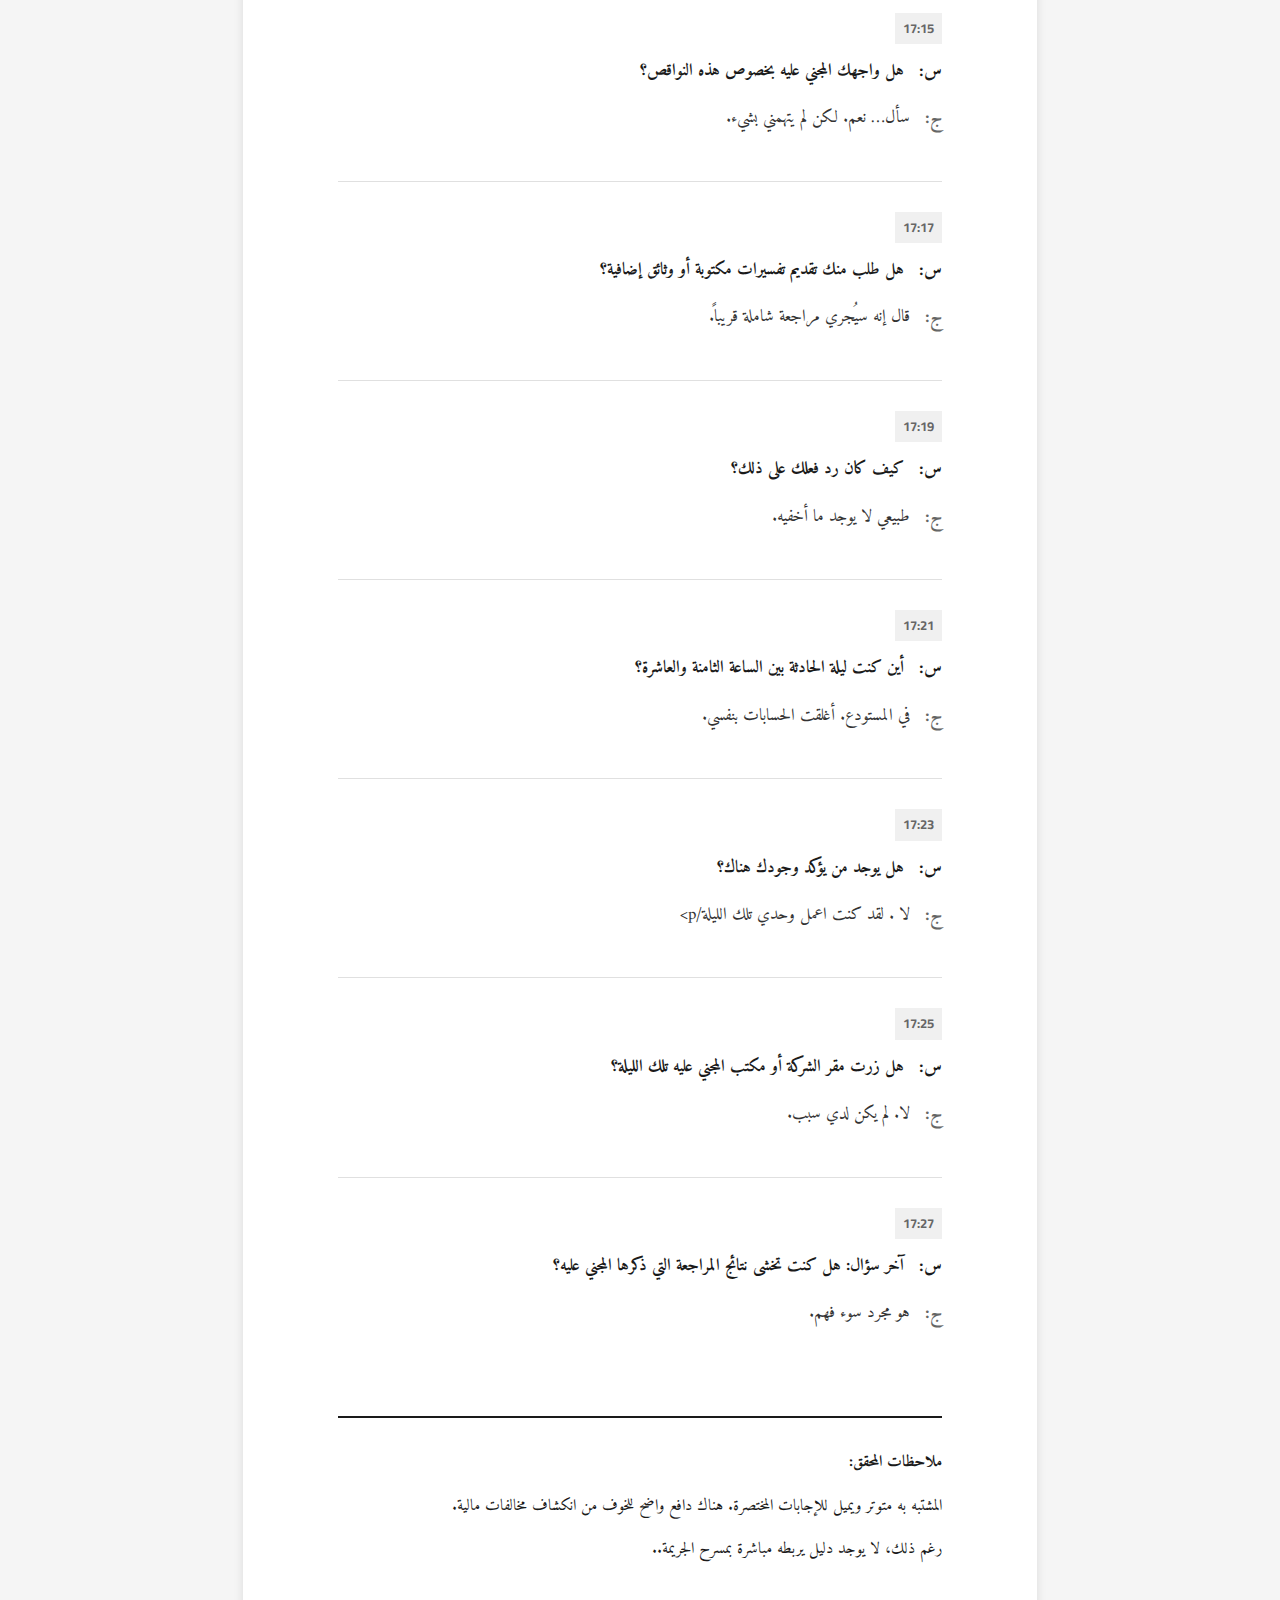
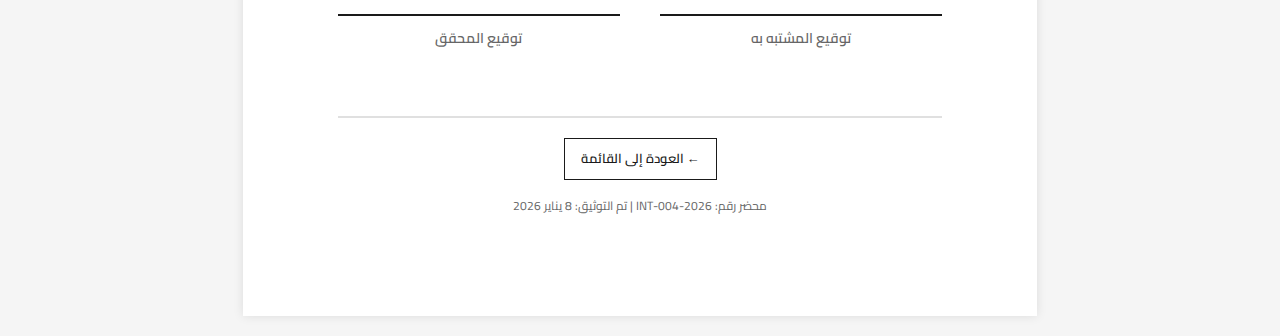
<file: suspect5.html>
<!DOCTYPE html>
<html lang="ar" dir="rtl">
<head>
    <meta charset="UTF-8">
    <meta name="viewport" content="width=device-width, initial-scale=1.0">
    <title>محضر استجواب - عمر ناجي</title>
    <link rel="stylesheet" href="styles.css">
</head>
<body>
    <div class="document">
        <header class="document-header">
            <div class="department-seal">★</div>
            <div class="header-content">
                <h1>إدارة الشرطة الجنائية</h1>
                <p class="department">قسم التحقيقات الجنائية</p>
            </div>
        </header>

        <div class="case-info">
            <div class="case-number">رقم القضية: BM-2026-091</div>
            <div class="case-classification">التصنيف: سري</div>
        </div>

        <section class="interrogation-header">
            <h2>محضر استجواب</h2>
            <div class="interrogation-meta">
                <div class="meta-row">
                    <span class="meta-label">اسم المشتبه بها:</span>
                    <span class="meta-value">عمر ناجي</span>
                </div>
                <div class="meta-row">
                    <span class="meta-label">رقم الهوية:</span>
                    <span class="meta-value">2920815723401</span>
                </div>
                <div class="meta-row">
                    <span class="meta-label">العلاقة بالمجني عليه:</span>
                    <span class="meta-value">مدير المستودع</span>
                </div>
                <div class="meta-row">
                    <span class="meta-label">تاريخ الاستجواب:</span>
                    <span class="meta-value">8 يناير 2026</span>
                </div>
                <div class="meta-row">
                    <span class="meta-label">المحقق:</span>
                    <span class="meta-value">النقيب وليد صلاح</span>
                </div>
                <div class="meta-row">
                    <span class="meta-label">مكان الاستجواب:</span>
                    <span class="meta-value">غرفة التحقيق رقم 3</span>
                </div>
            </div>
        </section>

        <section class="transcript">

    <div class="exchange">
        <div class="timestamp">17:05</div>
        <div class="question">
            <span class="label">س:</span>
            <p>نبدأ الاستجواب. اذكر اسمك الكامل ووظيفتك.</p>
        </div>
        <div class="answer">
            <span class="label">ج:</span>
            <p>عمر ناجي. مدير المستودع .</p>
        </div>
    </div>

    <div class="exchange">
        <div class="timestamp">17:07</div>
        <div class="question">
            <span class="label">س:</span>
            <p>منذ متى وأنت تعمل تحت إدارة المجني عليه؟</p>
        </div>
        <div class="answer">
            <span class="label">ج:</span>
            <p>حوالي ثمان سنوات.</p>
        </div>
    </div>

    <div class="exchange">
        <div class="timestamp">17:09</div>
        <div class="question">
            <span class="label">س:</span>
            <p>هل كانت علاقتك به جيدة؟</p>
        </div>
        <div class="answer">
            <span class="label">ج:</span>
            <p>علاقة عمل. رسمية.</p>
        </div>
    </div>

    <div class="exchange">
        <div class="timestamp">17:11</div>
        <div class="question">
            <span class="label">س:</span>
            <p>هل لاحظ المجني عليه أي مخالفات في المستودع مؤخراً؟</p>
        </div>
        <div class="answer">
            <span class="label">ج:</span>
            <p>لا. كل شيء كان تحت السيطرة.</p>
        </div>
    </div>

    <div class="exchange">
        <div class="timestamp">17:13</div>
        <div class="question">
            <span class="label">س:</span>
            <p>تقارير الجرد تشير إلى نقص متكرر في بعض الشحنات. كيف تفسر ذلك؟</p>
        </div>
        <div class="answer">
            <span class="label">ج:</span>
            <p>أخطاء محاسبية… أو تأخير تسجيل.</p>
        </div>
    </div>

    <div class="exchange">
        <div class="timestamp">17:15</div>
        <div class="question">
            <span class="label">س:</span>
            <p>هل واجهك المجني عليه بخصوص هذه النواقص؟</p>
        </div>
        <div class="answer">
            <span class="label">ج:</span>
            <p>سأل… نعم. لكن لم يتهمني بشيء.</p>
        </div>
    </div>

    <div class="exchange">
        <div class="timestamp">17:17</div>
        <div class="question">
            <span class="label">س:</span>
            <p>هل طلب منك تقديم تفسيرات مكتوبة أو وثائق إضافية؟</p>
        </div>
        <div class="answer">
            <span class="label">ج:</span>
            <p>قال إنه سيُجري مراجعة شاملة قريباً.</p>
        </div>
    </div>

    <div class="exchange">
        <div class="timestamp">17:19</div>
        <div class="question">
            <span class="label">س:</span>
            <p>كيف كان رد فعلك على ذلك؟</p>
        </div>
        <div class="answer">
            <span class="label">ج:</span>
            <p>طبيعي لا يوجد ما أخفيه.</p>
        </div>
    </div>

    <div class="exchange">
        <div class="timestamp">17:21</div>
        <div class="question">
            <span class="label">س:</span>
            <p>أين كنت ليلة الحادثة بين الساعة الثامنة والعاشرة؟</p>
        </div>
        <div class="answer">
            <span class="label">ج:</span>
            <p>في المستودع. أغلقت الحسابات بنفسي.</p>
        </div>
    </div>

    <div class="exchange">
        <div class="timestamp">17:23</div>
        <div class="question">
            <span class="label">س:</span>
            <p>هل يوجد من يؤكد وجودك هناك؟</p>
        </div>
        <div class="answer">
            <span class="label">ج:</span>
            <p>لا . لقد كنت اعمل وحدي تلك الليلة/p>
        </div>
    </div>

    <div class="exchange">
        <div class="timestamp">17:25</div>
        <div class="question">
            <span class="label">س:</span>
            <p>هل زرت مقر الشركة أو مكتب المجني عليه تلك الليلة؟</p>
        </div>
        <div class="answer">
            <span class="label">ج:</span>
            <p>لا. لم يكن لدي سبب.</p>
        </div>
    </div>

    <div class="exchange">
        <div class="timestamp">17:27</div>
        <div class="question">
            <span class="label">س:</span>
            <p>آخر سؤال: هل كنت تخشى نتائج المراجعة التي ذكرها المجني عليه؟</p>
        </div>
        <div class="answer">
            <span class="label">ج:</span>
            <p>هو مجرد سوء فهم.</p>
        </div>
    </div>

</section>

<section class="interrogation-footer">
    <p><strong>ملاحظات المحقق:</strong></p>
    <p>
        المشتبه به متوتر ويميل للإجابات المختصرة.
        هناك دافع واضح للخوف من انكشاف مخالفات مالية.
    </p>
    <p>
        رغم ذلك، لا يوجد دليل يربطه مباشرة بمسرح الجريمة..
    </p>
    

    <div class="signatures">
        <div class="signature-block">
            <div class="signature-line"></div>
            <p>توقيع المشتبه به</p>
        </div>
        <div class="signature-block">
            <div class="signature-line"></div>
            <p>توقيع المحقق</p>
        </div>
    </div>
</section>


        <footer class="document-footer">
            <a href="index.html" class="back-link">← العودة إلى القائمة</a>
            <p class="footer-meta">محضر رقم: INT-004-2026 | تم التوثيق: 8 يناير 2026</p>
        </footer>
    </div>
</body>
</html>
</file>
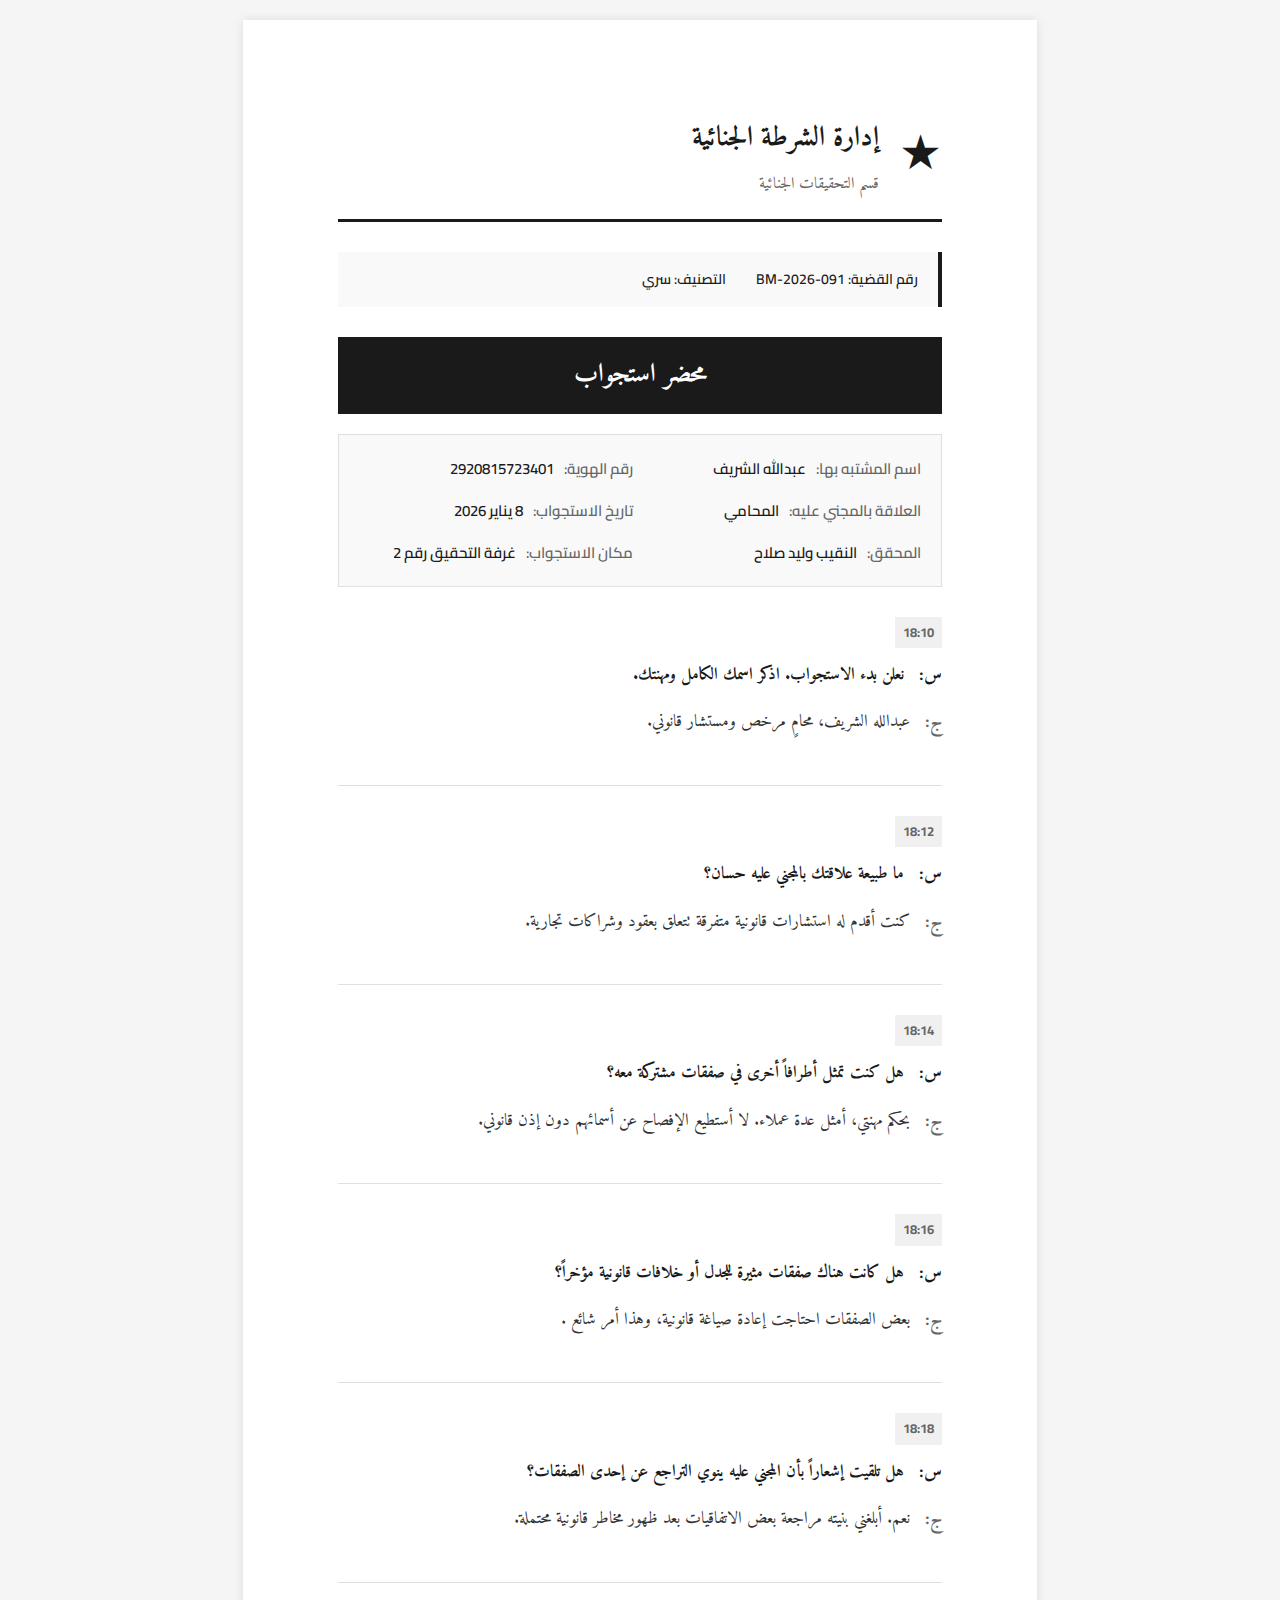
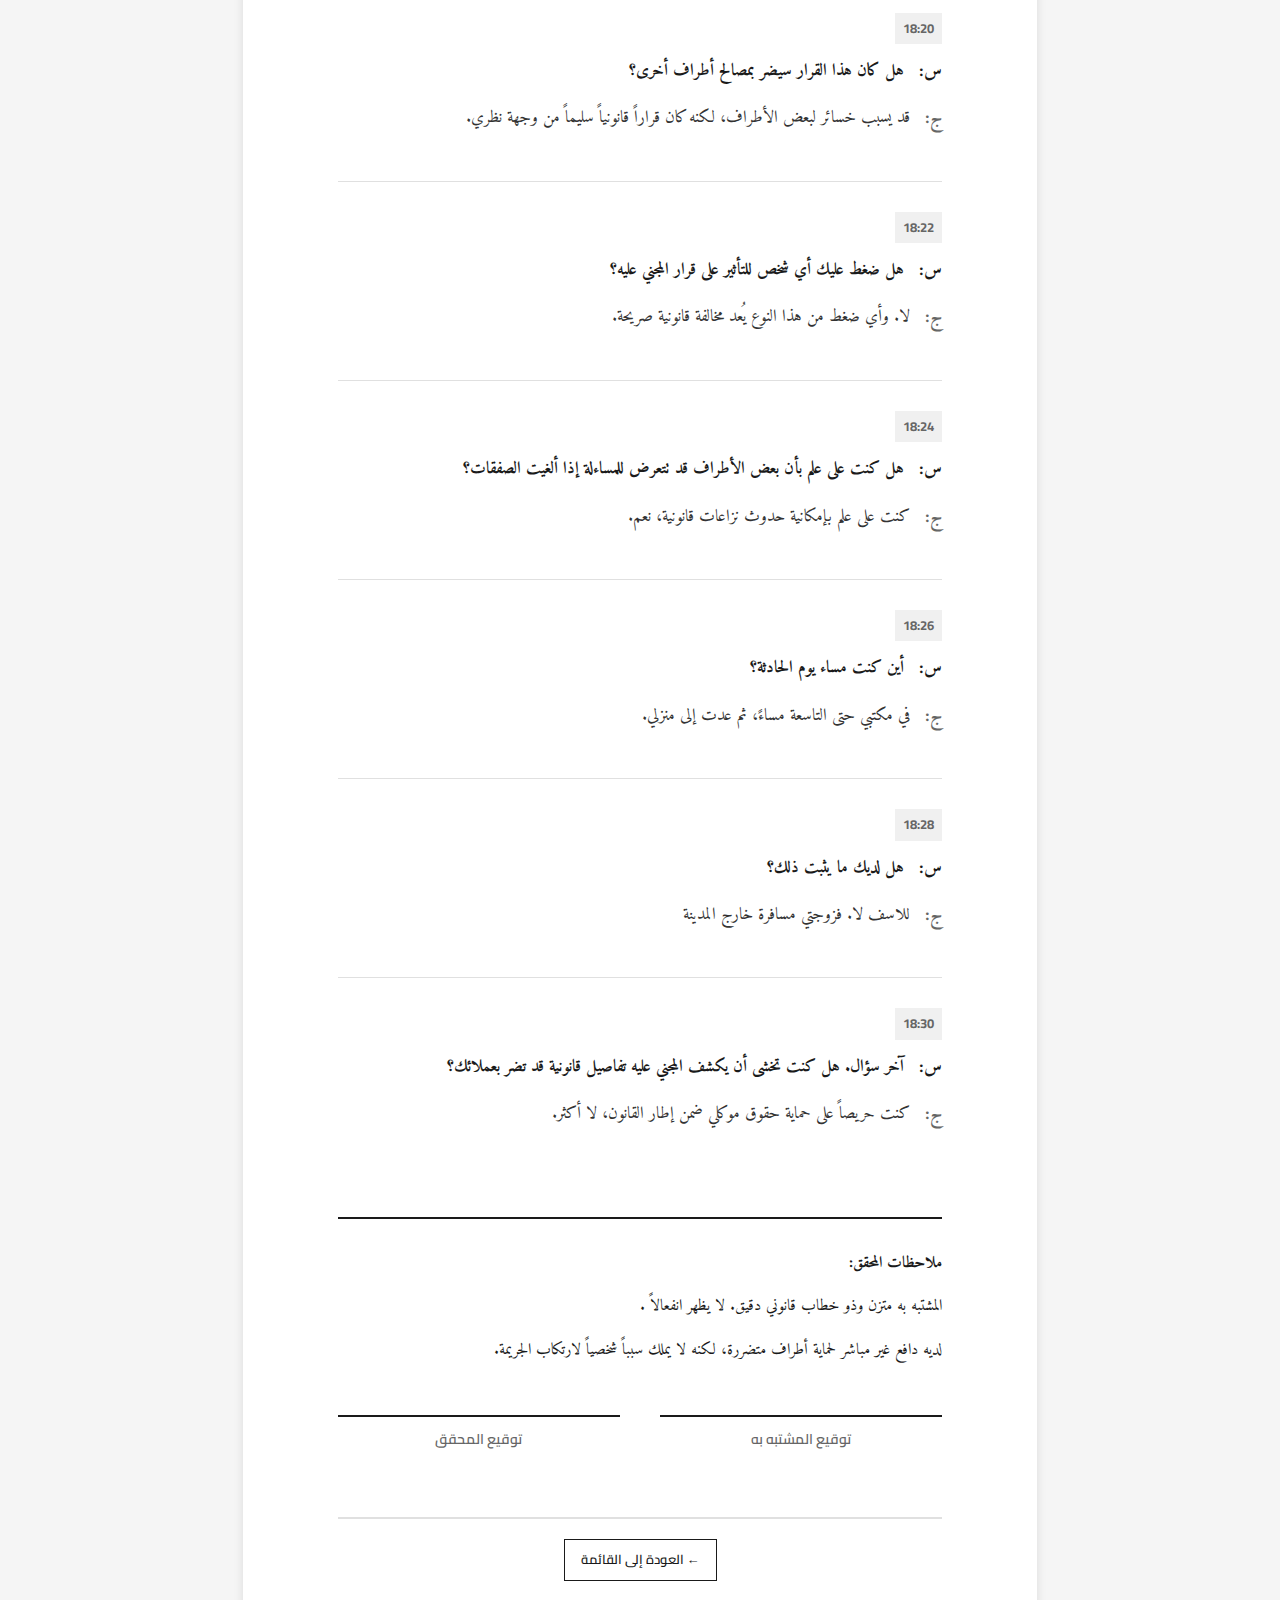
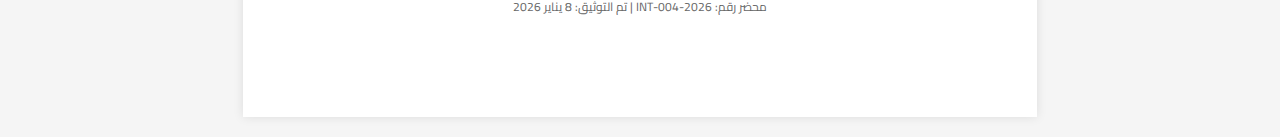
<file: suspect6.html>
<!DOCTYPE html>
<html lang="ar" dir="rtl">
<head>
    <meta charset="UTF-8">
    <meta name="viewport" content="width=device-width, initial-scale=1.0">
    <title>محضر استجواب - عبدالله الشريف</title>
    <link rel="stylesheet" href="styles.css">
</head>
<body>
    <div class="document">
        <header class="document-header">
            <div class="department-seal">★</div>
            <div class="header-content">
                <h1>إدارة الشرطة الجنائية</h1>
                <p class="department">قسم التحقيقات الجنائية</p>
            </div>
        </header>

        <div class="case-info">
            <div class="case-number">رقم القضية: BM-2026-091</div>
            <div class="case-classification">التصنيف: سري</div>
        </div>

        <section class="interrogation-header">
            <h2>محضر استجواب</h2>
            <div class="interrogation-meta">
                <div class="meta-row">
                    <span class="meta-label">اسم المشتبه بها:</span>
                    <span class="meta-value">عبدالله الشريف</span>
                </div>
                <div class="meta-row">
                    <span class="meta-label">رقم الهوية:</span>
                    <span class="meta-value">2920815723401</span>
                </div>
                <div class="meta-row">
                    <span class="meta-label">العلاقة بالمجني عليه:</span>
                    <span class="meta-value">المحامي</span>
                </div>
                <div class="meta-row">
                    <span class="meta-label">تاريخ الاستجواب:</span>
                    <span class="meta-value">8 يناير 2026</span>
                </div>
                <div class="meta-row">
                    <span class="meta-label">المحقق:</span>
                    <span class="meta-value">النقيب وليد صلاح</span>
                </div>
                <div class="meta-row">
                    <span class="meta-label">مكان الاستجواب:</span>
                    <span class="meta-value">غرفة التحقيق رقم 2</span>
                </div>
            </div>
        </section>

        <section class="transcript">

    <div class="exchange">
        <div class="timestamp">18:10</div>
        <div class="question">
            <span class="label">س:</span>
            <p>نعلن بدء الاستجواب. اذكر اسمك الكامل ومهنتك.</p>
        </div>
        <div class="answer">
            <span class="label">ج:</span>
            <p>عبدالله الشريف، محامٍ مرخص ومستشار قانوني.</p>
        </div>
    </div>

    <div class="exchange">
        <div class="timestamp">18:12</div>
        <div class="question">
            <span class="label">س:</span>
            <p>ما طبيعة علاقتك بالمجني عليه حسان؟</p>
        </div>
        <div class="answer">
            <span class="label">ج:</span>
            <p>كنت أقدم له استشارات قانونية متفرقة تتعلق بعقود وشراكات تجارية.</p>
        </div>
    </div>

    <div class="exchange">
        <div class="timestamp">18:14</div>
        <div class="question">
            <span class="label">س:</span>
            <p>هل كنت تمثل أطرافاً أخرى في صفقات مشتركة معه؟</p>
        </div>
        <div class="answer">
            <span class="label">ج:</span>
            <p>بحكم مهنتي، أمثل عدة عملاء. لا أستطيع الإفصاح عن أسمائهم دون إذن قانوني.</p>
        </div>
    </div>

    <div class="exchange">
        <div class="timestamp">18:16</div>
        <div class="question">
            <span class="label">س:</span>
            <p>هل كانت هناك صفقات مثيرة للجدل أو خلافات قانونية مؤخراً؟</p>
        </div>
        <div class="answer">
            <span class="label">ج:</span>
            <p>بعض الصفقات احتاجت إعادة صياغة قانونية، وهذا أمر شائع .</p>
        </div>
    </div>

    <div class="exchange">
        <div class="timestamp">18:18</div>
        <div class="question">
            <span class="label">س:</span>
            <p>هل تلقيت إشعاراً بأن المجني عليه ينوي التراجع عن إحدى الصفقات؟</p>
        </div>
        <div class="answer">
            <span class="label">ج:</span>
            <p>نعم. أبلغني بنيته مراجعة بعض الاتفاقيات بعد ظهور مخاطر قانونية محتملة.</p>
        </div>
    </div>

    <div class="exchange">
        <div class="timestamp">18:20</div>
        <div class="question">
            <span class="label">س:</span>
            <p>هل كان هذا القرار سيضر بمصالح أطراف أخرى؟</p>
        </div>
        <div class="answer">
            <span class="label">ج:</span>
            <p>قد يسبب خسائر لبعض الأطراف، لكنه كان قراراً قانونياً سليماً من وجهة نظري.</p>
        </div>
    </div>

    <div class="exchange">
        <div class="timestamp">18:22</div>
        <div class="question">
            <span class="label">س:</span>
            <p>هل ضغط عليك أي شخص للتأثير على قرار المجني عليه؟</p>
        </div>
        <div class="answer">
            <span class="label">ج:</span>
            <p>لا. وأي ضغط من هذا النوع يُعد مخالفة قانونية صريحة.</p>
        </div>
    </div>

    <div class="exchange">
        <div class="timestamp">18:24</div>
        <div class="question">
            <span class="label">س:</span>
            <p>هل كنت على علم بأن بعض الأطراف قد تتعرض للمساءلة إذا ألغيت الصفقات؟</p>
        </div>
        <div class="answer">
            <span class="label">ج:</span>
            <p>كنت على علم بإمكانية حدوث نزاعات قانونية، نعم.</p>
        </div>
    </div>

    <div class="exchange">
        <div class="timestamp">18:26</div>
        <div class="question">
            <span class="label">س:</span>
            <p>أين كنت مساء يوم الحادثة؟</p>
        </div>
        <div class="answer">
            <span class="label">ج:</span>
            <p>في مكتبي حتى التاسعة مساءً، ثم عدت إلى منزلي.</p>
        </div>
    </div>

    <div class="exchange">
        <div class="timestamp">18:28</div>
        <div class="question">
            <span class="label">س:</span>
            <p>هل لديك ما يثبت ذلك؟</p>
        </div>
        <div class="answer">
            <span class="label">ج:</span>
            <p>للاسف لا. فزوجتي مسافرة خارج المدينة</p>
        </div>
    </div>

    <div class="exchange">
        <div class="timestamp">18:30</div>
        <div class="question">
            <span class="label">س:</span>
            <p>آخر سؤال. هل كنت تخشى أن يكشف المجني عليه تفاصيل قانونية قد تضر بعملائك؟</p>
        </div>
        <div class="answer">
            <span class="label">ج:</span>
            <p>كنت حريصاً على حماية حقوق موكلي ضمن إطار القانون، لا أكثر.</p>
        </div>
    </div>

</section>

<section class="interrogation-footer">
    <p><strong>ملاحظات المحقق:</strong></p>
    <p>
        المشتبه به متزن وذو خطاب قانوني دقيق.
        لا يظهر انفعالاً .
    </p>
    <p>
        لديه دافع غير مباشر لحماية أطراف متضررة،
        لكنه لا يملك سبباً شخصياً لارتكاب الجريمة.
    </p>
   

    <div class="signatures">
        <div class="signature-block">
            <div class="signature-line"></div>
            <p>توقيع المشتبه به</p>
        </div>
        <div class="signature-block">
            <div class="signature-line"></div>
            <p>توقيع المحقق</p>
        </div>
    </div>
</section>


        <footer class="document-footer">
            <a href="index.html" class="back-link">← العودة إلى القائمة</a>
            <p class="footer-meta">محضر رقم: INT-004-2026 | تم التوثيق: 8 يناير 2026</p>
        </footer>
    </div>
</body>
</html>
</file>
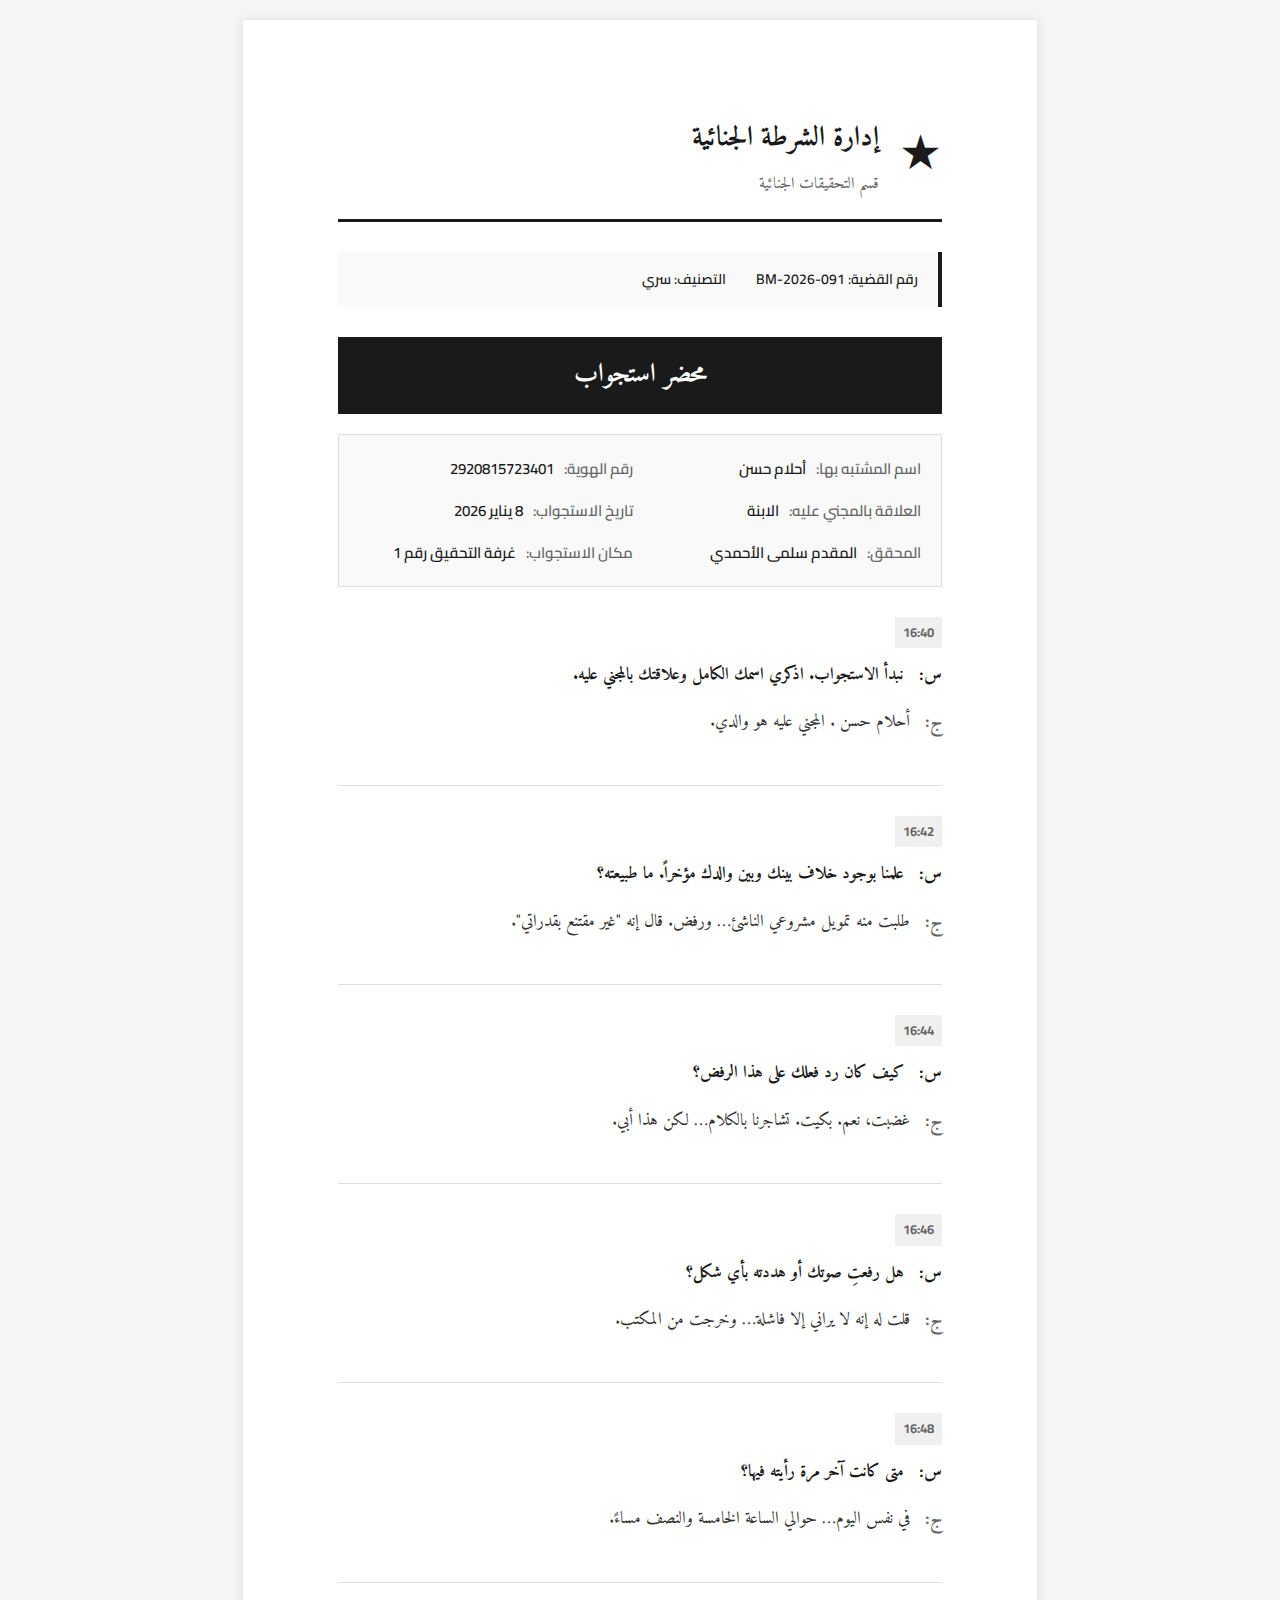
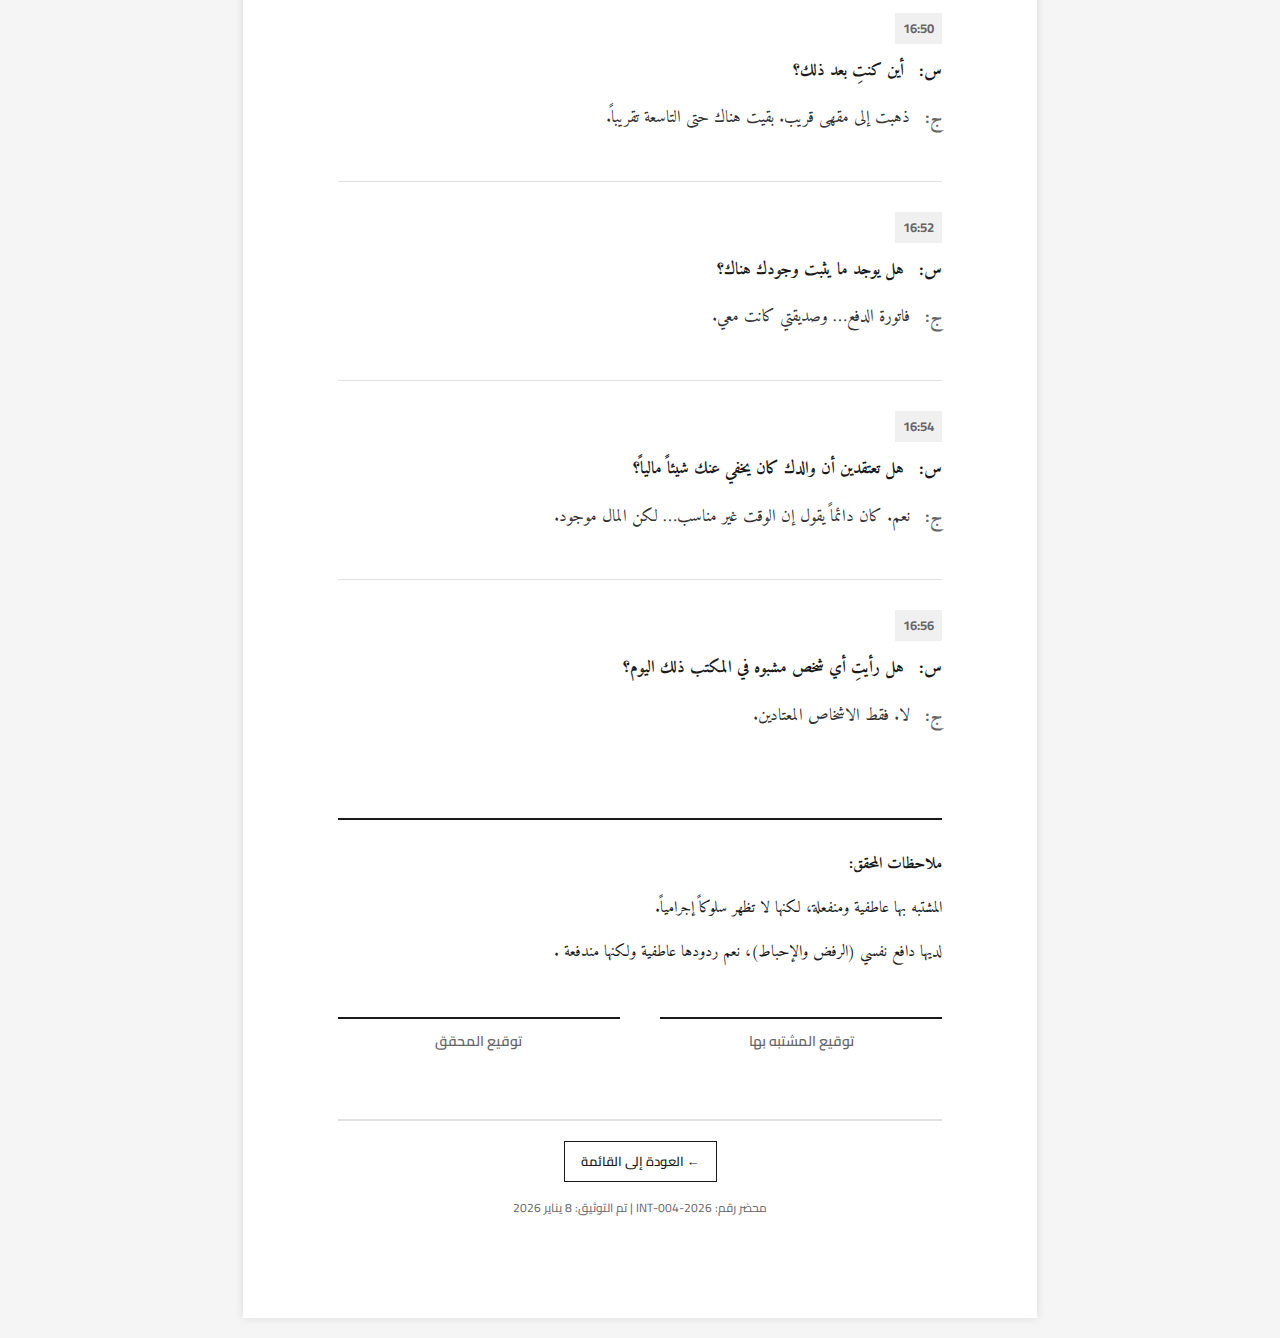
<file: suspect7.html>
<!DOCTYPE html>
<html lang="ar" dir="rtl">
<head>
    <meta charset="UTF-8">
    <meta name="viewport" content="width=device-width, initial-scale=1.0">
    <title>محضر استجواب - أحلام حسن</title>
    <link rel="stylesheet" href="styles.css">
</head>
<body>
    <div class="document">
        <header class="document-header">
            <div class="department-seal">★</div>
            <div class="header-content">
                <h1>إدارة الشرطة الجنائية</h1>
                <p class="department">قسم التحقيقات الجنائية</p>
            </div>
        </header>

        <div class="case-info">
            <div class="case-number">رقم القضية: BM-2026-091</div>
            <div class="case-classification">التصنيف: سري</div>
        </div>

        <section class="interrogation-header">
            <h2>محضر استجواب</h2>
            <div class="interrogation-meta">
                <div class="meta-row">
                    <span class="meta-label">اسم المشتبه بها:</span>
                    <span class="meta-value">أحلام حسن</span>
                </div>
                <div class="meta-row">
                    <span class="meta-label">رقم الهوية:</span>
                    <span class="meta-value">2920815723401</span>
                </div>
                <div class="meta-row">
                    <span class="meta-label">العلاقة بالمجني عليه:</span>
                    <span class="meta-value">الابنة</span>
                </div>
                <div class="meta-row">
                    <span class="meta-label">تاريخ الاستجواب:</span>
                    <span class="meta-value">8 يناير 2026</span>
                </div>
                <div class="meta-row">
                    <span class="meta-label">المحقق:</span>
                    <span class="meta-value">المقدم سلمى الأحمدي</span>
                </div>
                <div class="meta-row">
                    <span class="meta-label">مكان الاستجواب:</span>
                    <span class="meta-value">غرفة التحقيق رقم 1</span>
                </div>
            </div>
        </section>

        <section class="transcript">

    <div class="exchange">
        <div class="timestamp">16:40</div>
        <div class="question">
            <span class="label">س:</span>
            <p>نبدأ الاستجواب. اذكري اسمك الكامل وعلاقتك بالمجني عليه.</p>
        </div>
        <div class="answer">
            <span class="label">ج:</span>
            <p>أحلام حسن . المجني عليه هو والدي.</p>
        </div>
    </div>

    <div class="exchange">
        <div class="timestamp">16:42</div>
        <div class="question">
            <span class="label">س:</span>
            <p>علمنا بوجود خلاف بينك وبين والدك مؤخراً. ما طبيعته؟</p>
        </div>
        <div class="answer">
            <span class="label">ج:</span>
            <p>طلبت منه تمويل مشروعي الناشئ… ورفض. قال إنه "غير مقتنع بقدراتي".</p>
        </div>
    </div>

    <div class="exchange">
        <div class="timestamp">16:44</div>
        <div class="question">
            <span class="label">س:</span>
            <p>كيف كان رد فعلك على هذا الرفض؟</p>
        </div>
        <div class="answer">
            <span class="label">ج:</span>
            <p>غضبت، نعم. بكيت. تشاجرنا بالكلام… لكن هذا أبي.</p>
        </div>
    </div>

    <div class="exchange">
        <div class="timestamp">16:46</div>
        <div class="question">
            <span class="label">س:</span>
            <p>هل رفعتِ صوتك أو هددته بأي شكل؟</p>
        </div>
        <div class="answer">
            <span class="label">ج:</span>
            <p>قلت له إنه لا يراني إلا فاشلة… وخرجت من المكتب.</p>
        </div>
    </div>

    <div class="exchange">
        <div class="timestamp">16:48</div>
        <div class="question">
            <span class="label">س:</span>
            <p>متى كانت آخر مرة رأيته فيها؟</p>
        </div>
        <div class="answer">
            <span class="label">ج:</span>
            <p>في نفس اليوم… حوالي الساعة الخامسة والنصف مساءً.</p>
        </div>
    </div>

    <div class="exchange">
        <div class="timestamp">16:50</div>
        <div class="question">
            <span class="label">س:</span>
            <p>أين كنتِ بعد ذلك؟</p>
        </div>
        <div class="answer">
            <span class="label">ج:</span>
            <p>ذهبت إلى مقهى قريب. بقيت هناك حتى التاسعة تقريباً.</p>
        </div>
    </div>

    <div class="exchange">
        <div class="timestamp">16:52</div>
        <div class="question">
            <span class="label">س:</span>
            <p>هل يوجد ما يثبت وجودك هناك؟</p>
        </div>
        <div class="answer">
            <span class="label">ج:</span>
            <p>فاتورة الدفع… وصديقتي كانت معي.</p>
        </div>
    </div>

    <div class="exchange">
        <div class="timestamp">16:54</div>
        <div class="question">
            <span class="label">س:</span>
            <p>هل تعتقدين أن والدك كان يخفي عنك شيئاً مالياً؟</p>
        </div>
        <div class="answer">
            <span class="label">ج:</span>
            <p>نعم. كان دائماً يقول إن الوقت غير مناسب… لكن المال موجود.</p>
        </div>
    </div>

    <div class="exchange">
        <div class="timestamp">16:56</div>
        <div class="question">
            <span class="label">س:</span>
            <p>هل رأيتِ أي شخص مشبوه في المكتب ذلك اليوم؟</p>
        </div>
        <div class="answer">
            <span class="label">ج:</span>
            <p>لا. فقط الاشخاص المعتادين.</p>
        </div>
    </div>

    

</section>

<section class="interrogation-footer">
    <p><strong>ملاحظات المحقق:</strong></p>
    <p>
        المشتبه بها عاطفية ومنفعلة، لكنها لا تظهر سلوكاً إجرامياً.
    </p>
    <p>
        لديها دافع نفسي (الرفض والإحباط)،
        نعم ردودها عاطفية ولكنها مندفعة .
    </p>
   

    <div class="signatures">
        <div class="signature-block">
            <div class="signature-line"></div>
            <p>توقيع المشتبه بها</p>
        </div>
        <div class="signature-block">
            <div class="signature-line"></div>
            <p>توقيع المحقق</p>
        </div>
    </div>
</section>      

        <footer class="document-footer">
            <a href="index.html" class="back-link">← العودة إلى القائمة</a>
            <p class="footer-meta">محضر رقم: INT-004-2026 | تم التوثيق: 8 يناير 2026</p>
        </footer>
    </div>
</body>
</html>
</file>
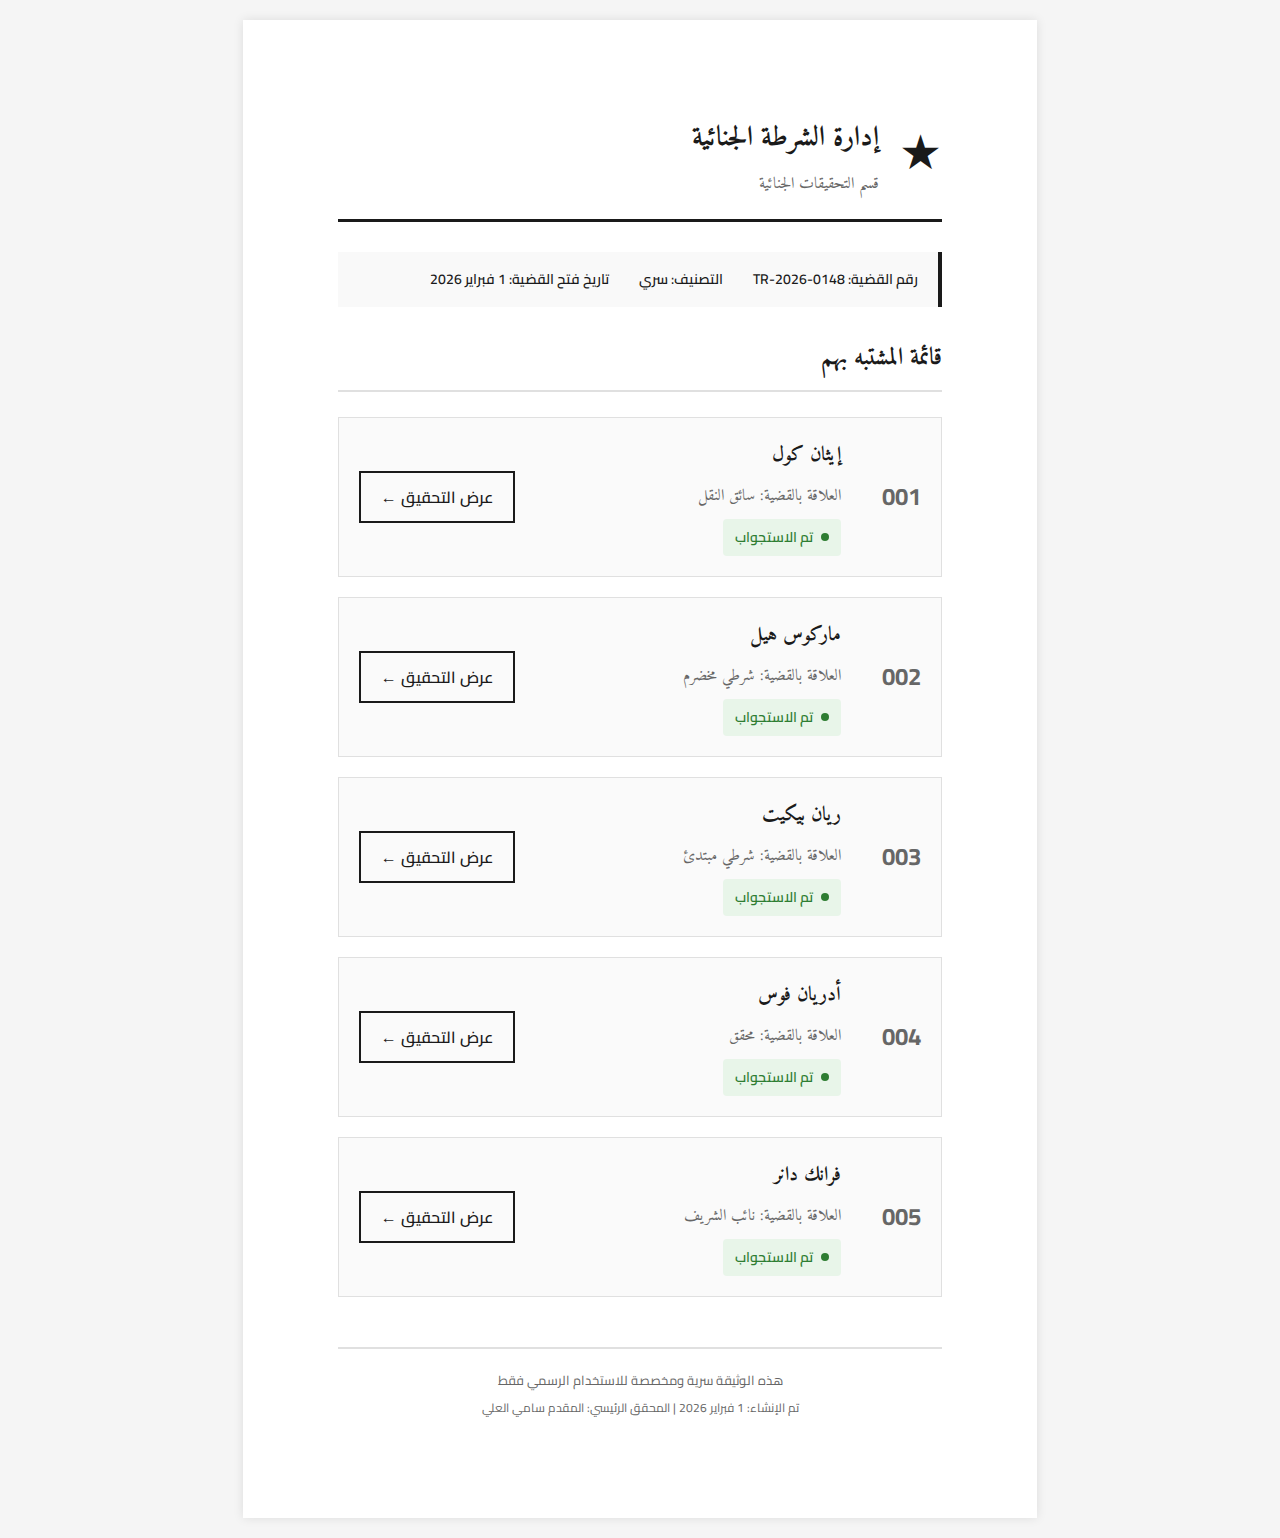
<file: statements/statments.html>
<!DOCTYPE html>
<html lang="ar" dir="rtl">
<head>
    <meta charset="UTF-8">
    <meta name="viewport" content="width=device-width, initial-scale=1.0">
    <title>سجل المشتبه بهم - القضية رقم TR-2026-0148</title>
    <link rel="stylesheet" href="styles.css">
</head>
<body>
    <div class="document">
        <header class="document-header">
            <div class="department-seal">★</div>
            <div class="header-content">
                <h1>إدارة الشرطة الجنائية</h1>
                <p class="department">قسم التحقيقات الجنائية</p>
            </div>
        </header>

        <div class="case-info">
            <div class="case-number">رقم القضية: TR-2026-0148</div>
            <div class="case-classification">التصنيف: سري</div>
            <div class="case-date">تاريخ فتح القضية: 1 فبراير 2026</div>
        </div>

        <section class="main-content">
            <h2 class="section-title">قائمة المشتبه بهم</h2>
            
            <div class="suspects-list">
                <div class="suspect-card">
                    <div class="suspect-number">001</div>
                    <div class="suspect-details">
                        <h3 class="suspect-name">إيثان كول</h3>
                        <p class="suspect-relation">العلاقة بالقضية: سائق النقل</p>
                        <div class="interview-status interviewed">
                            <span class="status-indicator"></span>
                            <span>تم الاستجواب</span>
                        </div>
                    </div>
                    <a href="suspect1.html" class="view-link">عرض التحقيق ←</a>
                </div>

                <div class="suspect-card">
                    <div class="suspect-number">002</div>
                    <div class="suspect-details">
                        <h3 class="suspect-name">ماركوس هيل</h3>
                        <p class="suspect-relation">العلاقة بالقضية: شرطي مخضرم</p>
                        <div class="interview-status interviewed">
                            <span class="status-indicator"></span>
                            <span>تم الاستجواب</span>
                        </div>
                    </div>
                    <a href="suspect2.html" class="view-link">عرض التحقيق ←</a>
                </div>

                <div class="suspect-card">
                    <div class="suspect-number">003</div>
                    <div class="suspect-details">
                        <h3 class="suspect-name">ريان بيكيت</h3>
                        <p class="suspect-relation">العلاقة بالقضية: شرطي مبتدئ</p>
                        <div class="interview-status interviewed">
                            <span class="status-indicator"></span>
                            <span>تم الاستجواب</span>
                        </div>
                    </div>
                    <a href="suspect3.html" class="view-link">عرض التحقيق ←</a>
                </div>

                <div class="suspect-card">
                    <div class="suspect-number">004</div>
                    <div class="suspect-details">
                        <h3 class="suspect-name">أدريان فوس</h3>
                        <p class="suspect-relation">العلاقة بالقضية: محقق</p>
                        <div class="interview-status interviewed">
                            <span class="status-indicator"></span>
                            <span>تم الاستجواب</span>
                        </div>
                    </div>
                    <a href="suspect4.html" class="view-link">عرض التحقيق ←</a>
                </div>

                <div class="suspect-card">
                    <div class="suspect-number">005</div>
                    <div class="suspect-details">
                        <h3 class="suspect-name">فرانك دانر</h3>
                        <p class="suspect-relation">العلاقة بالقضية: نائب الشريف</p>
                        <div class="interview-status interviewed">
                            <span class="status-indicator"></span>
                            <span>تم الاستجواب</span>
                        </div>
                    </div>
                    <a href="suspect5.html" class="view-link">عرض التحقيق ←</a>
                </div>
            </div>
        </section>

        <footer class="document-footer">
            <p>هذه الوثيقة سرية ومخصصة للاستخدام الرسمي فقط</p>
            <p class="footer-meta">تم الإنشاء: 1 فبراير 2026 | المحقق الرئيسي: المقدم سامي العلي</p>
        </footer>
    </div>
</body>
</html>
</file>
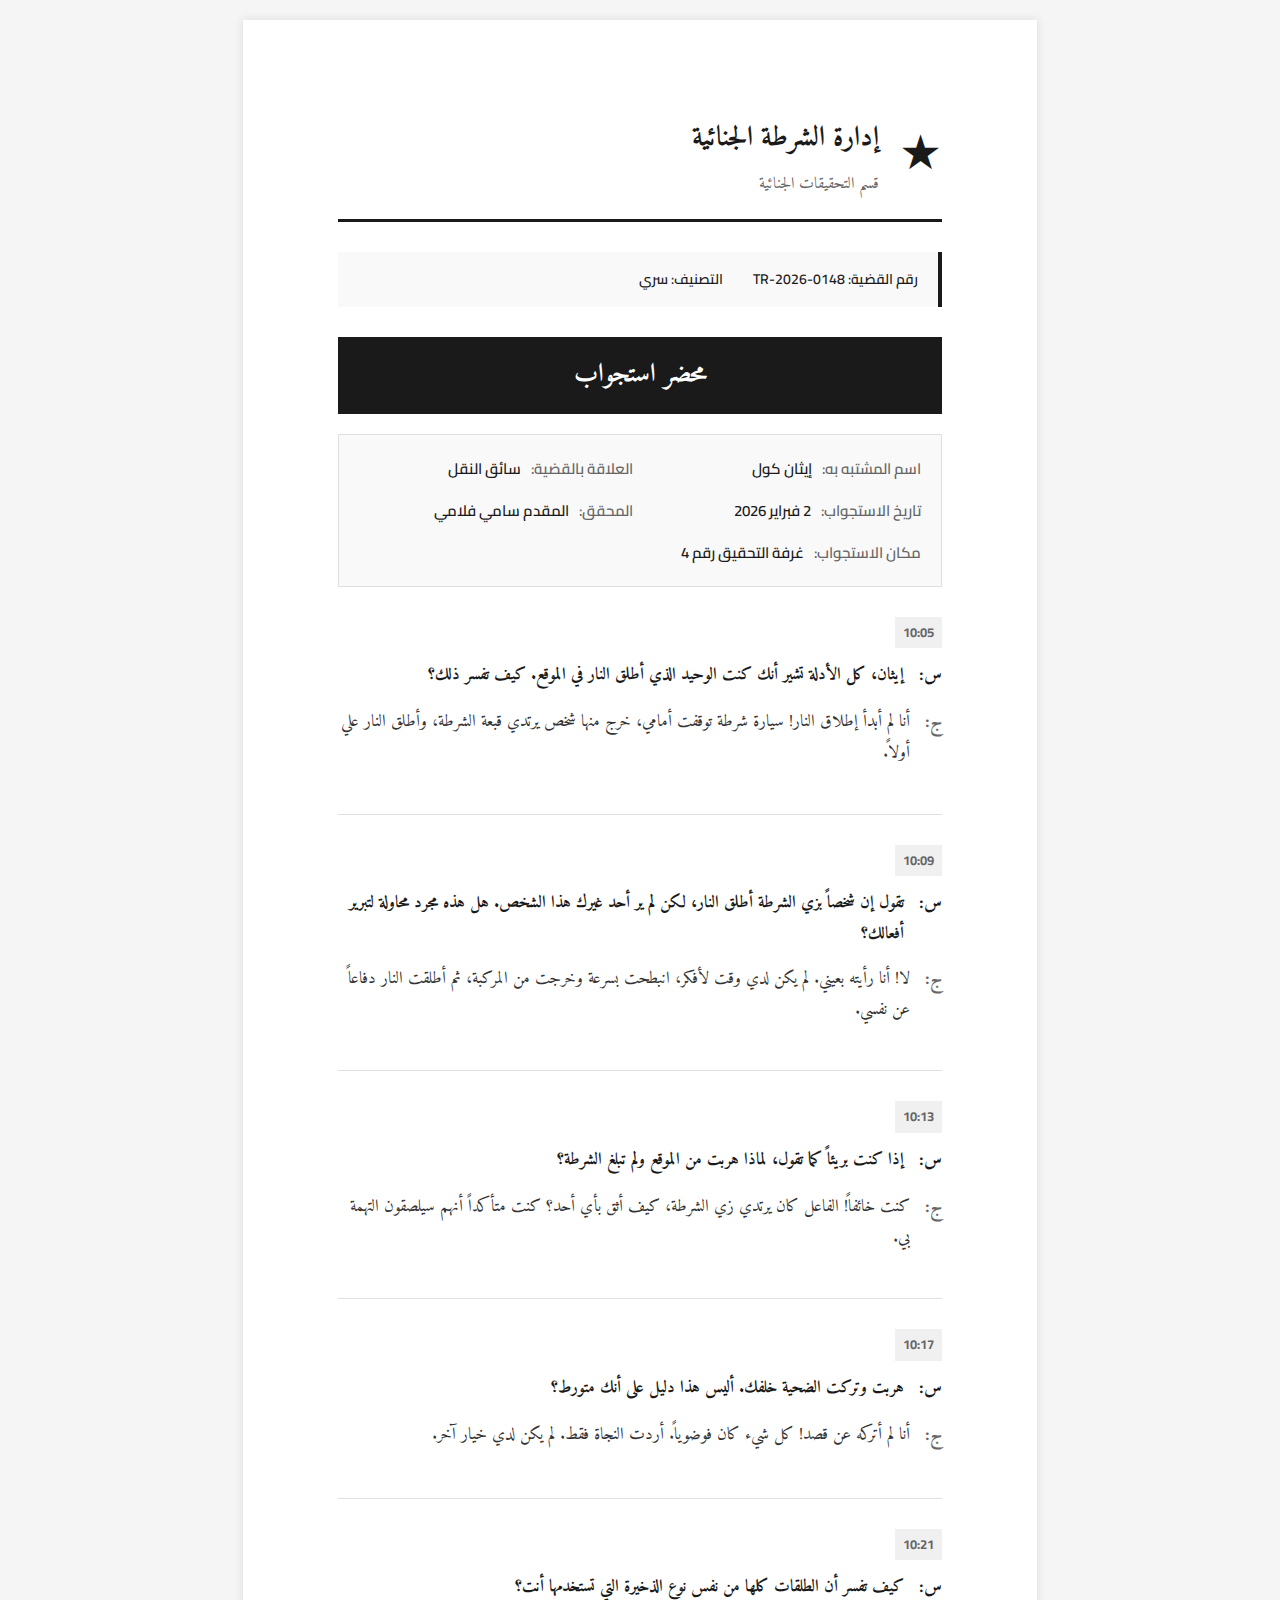
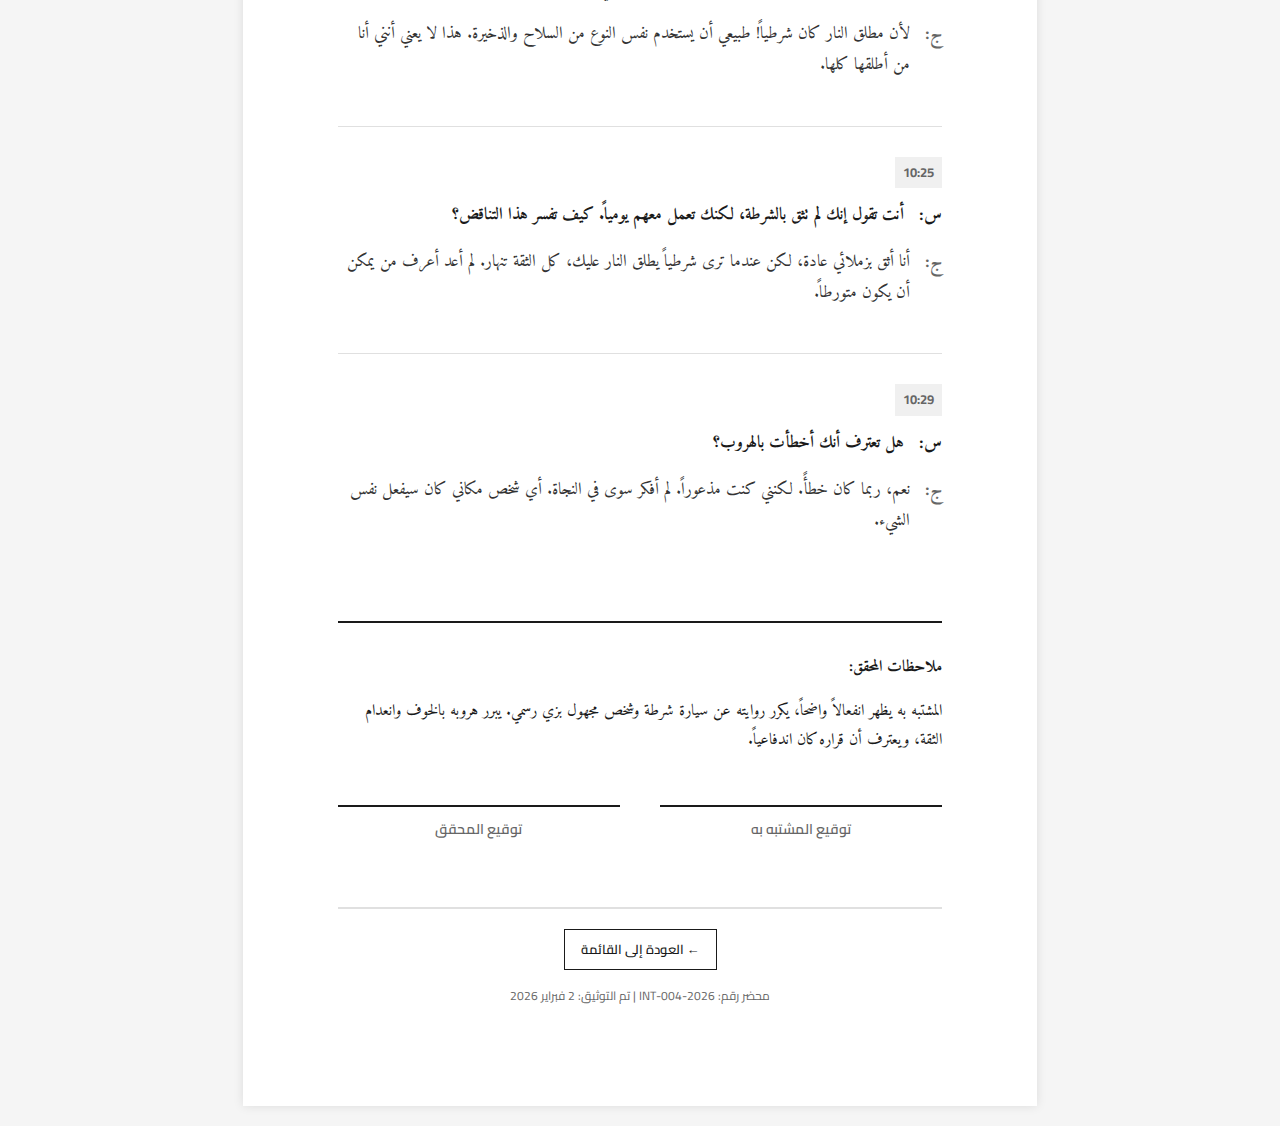
<file: statements/suspect1.html>
<!DOCTYPE html>
<html lang="ar" dir="rtl">
<head>
    <meta charset="UTF-8">
    <meta name="viewport" content="width=device-width, initial-scale=1.0">
    <title>محضر استجواب - إيثان كول</title>
    <link rel="stylesheet" href="styles.css">
</head>
<body>
    <div class="document">
        <header class="document-header">
            <div class="department-seal">★</div>
            <div class="header-content">
                <h1>إدارة الشرطة الجنائية</h1>
                <p class="department">قسم التحقيقات الجنائية</p>
            </div>
        </header>

        <div class="case-info">
            <div class="case-number">رقم القضية: TR-2026-0148</div>
            <div class="case-classification">التصنيف: سري</div>
        </div>

        <section class="interrogation-header">
            <h2>محضر استجواب</h2>
            <div class="interrogation-meta">
                <div class="meta-row">
                    <span class="meta-label">اسم المشتبه به:</span>
                    <span class="meta-value">إيثان كول</span>
                </div>
                <div class="meta-row">
                    <span class="meta-label">العلاقة بالقضية:</span>
                    <span class="meta-value">سائق النقل</span>
                </div>
                <div class="meta-row">
                    <span class="meta-label">تاريخ الاستجواب:</span>
                    <span class="meta-value">2 فبراير 2026</span>
                </div>
                <div class="meta-row">
                    <span class="meta-label">المحقق:</span>
                    <span class="meta-value">المقدم سامي فلامي</span>
                </div>
                <div class="meta-row">
                    <span class="meta-label">مكان الاستجواب:</span>
                    <span class="meta-value">غرفة التحقيق رقم 4</span>
                </div>
            </div>
        </section>

        <section class="transcript">

            <div class="exchange">
                <div class="timestamp">10:05</div>
                <div class="question">
                    <span class="label">س:</span>
                    <p>إيثان، كل الأدلة تشير أنك كنت الوحيد الذي أطلق النار في الموقع. كيف تفسر ذلك؟</p>
                </div>
                <div class="answer">
                    <span class="label">ج:</span>
                    <p>أنا لم أبدأ إطلاق النار! سيارة شرطة توقفت أمامي، خرج منها شخص يرتدي قبعة الشرطة، وأطلق النار علي أولاً.</p>
                </div>
            </div>

            <div class="exchange">
                <div class="timestamp">10:09</div>
                <div class="question">
                    <span class="label">س:</span>
                    <p>تقول إن شخصاً بزي الشرطة أطلق النار، لكن لم ير أحد غيرك هذا الشخص. هل هذه مجرد محاولة لتبرير أفعالك؟</p>
                </div>
                <div class="answer">
                    <span class="label">ج:</span>
                    <p>لا! أنا رأيته بعيني. لم يكن لدي وقت لأفكر، انبطحت بسرعة وخرجت من المركبة، ثم أطلقت النار دفاعاً عن نفسي.</p>
                </div>
            </div>

            <div class="exchange">
                <div class="timestamp">10:13</div>
                <div class="question">
                    <span class="label">س:</span>
                    <p>إذا كنت بريئاً كما تقول، لماذا هربت من الموقع ولم تبلغ الشرطة؟</p>
                </div>
                <div class="answer">
                    <span class="label">ج:</span>
                    <p>كنت خائفاً! الفاعل كان يرتدي زي الشرطة، كيف أثق بأي أحد؟ كنت متأكداً أنهم سيلصقون التهمة بي.</p>
                </div>
            </div>

            <div class="exchange">
                <div class="timestamp">10:17</div>
                <div class="question">
                    <span class="label">س:</span>
                    <p>هربت وتركت الضحية خلفك. أليس هذا دليل على أنك متورط؟</p>
                </div>
                <div class="answer">
                    <span class="label">ج:</span>
                    <p>أنا لم أتركه عن قصد! كل شيء كان فوضوياً. أردت النجاة فقط. لم يكن لدي خيار آخر.</p>
                </div>
            </div>

            <div class="exchange">
                <div class="timestamp">10:21</div>
                <div class="question">
                    <span class="label">س:</span>
                    <p>كيف تفسر أن الطلقات كلها من نفس نوع الذخيرة التي تستخدمها أنت؟</p>
                </div>
                <div class="answer">
                    <span class="label">ج:</span>
                    <p>لأن مطلق النار كان شرطياً! طبيعي أن يستخدم نفس النوع من السلاح والذخيرة. هذا لا يعني أنني أنا من أطلقها كلها.</p>
                </div>
            </div>

            <div class="exchange">
                <div class="timestamp">10:25</div>
                <div class="question">
                    <span class="label">س:</span>
                    <p>أنت تقول إنك لم تثق بالشرطة، لكنك تعمل معهم يومياً. كيف تفسر هذا التناقض؟</p>
                </div>
                <div class="answer">
                    <span class="label">ج:</span>
                    <p>أنا أثق بزملائي عادة، لكن عندما ترى شرطياً يطلق النار عليك، كل الثقة تنهار. لم أعد أعرف من يمكن أن يكون متورطاً.</p>
                </div>
            </div>

            <div class="exchange">
                <div class="timestamp">10:29</div>
                <div class="question">
                    <span class="label">س:</span>
                    <p>هل تعترف أنك أخطأت بالهروب؟</p>
                </div>
                <div class="answer">
                    <span class="label">ج:</span>
                    <p>نعم، ربما كان خطأً. لكنني كنت مذعوراً. لم أفكر سوى في النجاة. أي شخص مكاني كان سيفعل نفس الشيء.</p>
                </div>
            </div>

        </section>

        <section class="interrogation-footer">
            <p><strong>ملاحظات المحقق:</strong></p>
            <p>
                المشتبه به يظهر انفعالاً واضحاً، يكرر روايته عن سيارة شرطة وشخص مجهول بزي رسمي. يبرر هروبه بالخوف وانعدام الثقة، ويعترف أن قراره كان اندفاعياً. 
            </p>

            <div class="signatures">
                <div class="signature-block">
                    <div class="signature-line"></div>
                    <p>توقيع المشتبه به</p>
                </div>
                <div class="signature-block">
                    <div class="signature-line"></div>
                    <p>توقيع المحقق</p>
                </div>
            </div>
        </section>

        <footer class="document-footer">
            <a href="statments.html" class="back-link">← العودة إلى القائمة</a>
            <p class="footer-meta">محضر رقم: INT-004-2026 | تم التوثيق: 2 فبراير 2026</p>
        </footer>
    </div>
</body>
</html>
</file>
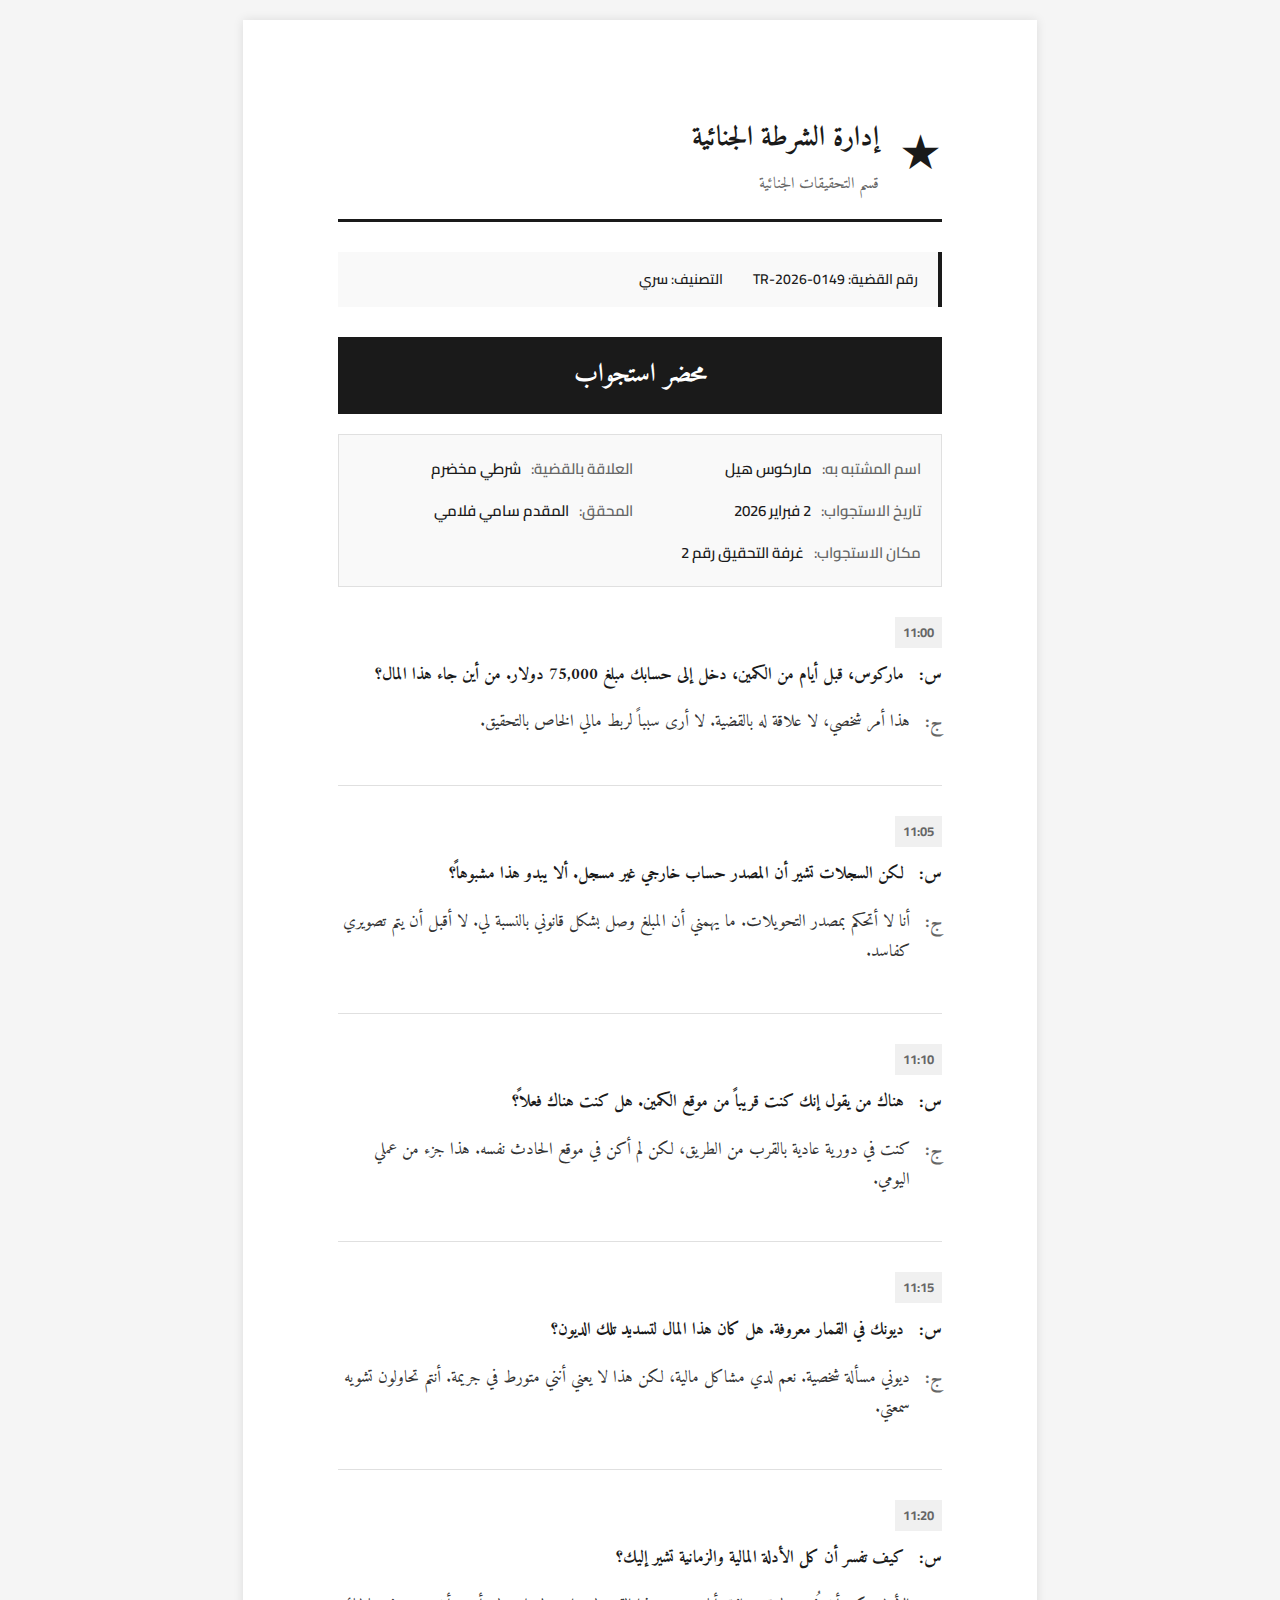
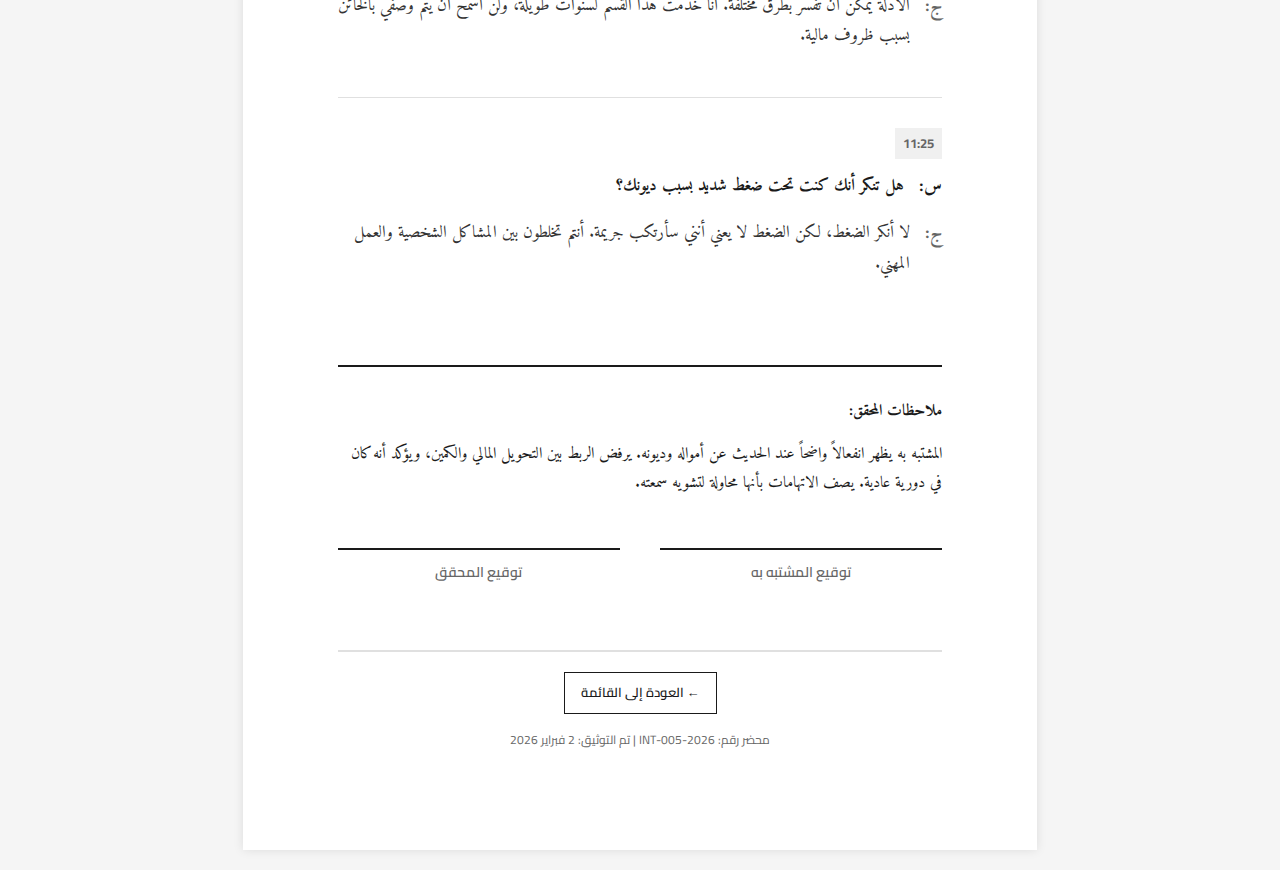
<file: statements/suspect2.html>
<!DOCTYPE html>
<html lang="ar" dir="rtl">
<head>
    <meta charset="UTF-8">
    <meta name="viewport" content="width=device-width, initial-scale=1.0">
    <title>محضر استجواب - ماركوس هيل</title>
    <link rel="stylesheet" href="styles.css">
</head>
<body>
    <div class="document">
        <header class="document-header">
            <div class="department-seal">★</div>
            <div class="header-content">
                <h1>إدارة الشرطة الجنائية</h1>
                <p class="department">قسم التحقيقات الجنائية</p>
            </div>
        </header>

        <div class="case-info">
            <div class="case-number">رقم القضية: TR-2026-0149</div>
            <div class="case-classification">التصنيف: سري</div>
        </div>

        <section class="interrogation-header">
            <h2>محضر استجواب</h2>
            <div class="interrogation-meta">
                <div class="meta-row">
                    <span class="meta-label">اسم المشتبه به:</span>
                    <span class="meta-value">ماركوس هيل</span>
                </div>
                <div class="meta-row">
                    <span class="meta-label">العلاقة بالقضية:</span>
                    <span class="meta-value">شرطي مخضرم</span>
                </div>
                <div class="meta-row">
                    <span class="meta-label">تاريخ الاستجواب:</span>
                    <span class="meta-value">2 فبراير 2026</span>
                </div>
                <div class="meta-row">
                    <span class="meta-label">المحقق:</span>
                    <span class="meta-value">المقدم سامي فلامي</span>
                </div>
                <div class="meta-row">
                    <span class="meta-label">مكان الاستجواب:</span>
                    <span class="meta-value">غرفة التحقيق رقم 2</span>
                </div>
            </div>
        </section>

        <section class="transcript">

            <div class="exchange">
                <div class="timestamp">11:00</div>
                <div class="question">
                    <span class="label">س:</span>
                    <p>ماركوس، قبل أيام من الكمين، دخل إلى حسابك مبلغ 75,000 دولار. من أين جاء هذا المال؟</p>
                </div>
                <div class="answer">
                    <span class="label">ج:</span>
                    <p>هذا أمر شخصي، لا علاقة له بالقضية. لا أرى سبباً لربط مالي الخاص بالتحقيق.</p>
                </div>
            </div>

            <div class="exchange">
                <div class="timestamp">11:05</div>
                <div class="question">
                    <span class="label">س:</span>
                    <p>لكن السجلات تشير أن المصدر حساب خارجي غير مسجل. ألا يبدو هذا مشبوهاً؟</p>
                </div>
                <div class="answer">
                    <span class="label">ج:</span>
                    <p>أنا لا أتحكم بمصدر التحويلات. ما يهمني أن المبلغ وصل بشكل قانوني بالنسبة لي. لا أقبل أن يتم تصويري كفاسد.</p>
                </div>
            </div>

            <div class="exchange">
                <div class="timestamp">11:10</div>
                <div class="question">
                    <span class="label">س:</span>
                    <p>هناك من يقول إنك كنت قريباً من موقع الكمين. هل كنت هناك فعلاً؟</p>
                </div>
                <div class="answer">
                    <span class="label">ج:</span>
                    <p>كنت في دورية عادية بالقرب من الطريق، لكن لم أكن في موقع الحادث نفسه. هذا جزء من عملي اليومي.</p>
                </div>
            </div>

            <div class="exchange">
                <div class="timestamp">11:15</div>
                <div class="question">
                    <span class="label">س:</span>
                    <p>ديونك في القمار معروفة. هل كان هذا المال لتسديد تلك الديون؟</p>
                </div>
                <div class="answer">
                    <span class="label">ج:</span>
                    <p>ديوني مسألة شخصية. نعم لدي مشاكل مالية، لكن هذا لا يعني أنني متورط في جريمة. أنتم تحاولون تشويه سمعتي.</p>
                </div>
            </div>

            <div class="exchange">
                <div class="timestamp">11:20</div>
                <div class="question">
                    <span class="label">س:</span>
                    <p>كيف تفسر أن كل الأدلة المالية والزمانية تشير إليك؟</p>
                </div>
                <div class="answer">
                    <span class="label">ج:</span>
                    <p>الأدلة يمكن أن تُفسر بطرق مختلفة. أنا خدمت هذا القسم لسنوات طويلة، ولن أسمح أن يتم وصفي بالخائن بسبب ظروف مالية.</p>
                </div>
            </div>

            <div class="exchange">
                <div class="timestamp">11:25</div>
                <div class="question">
                    <span class="label">س:</span>
                    <p>هل تنكر أنك كنت تحت ضغط شديد بسبب ديونك؟</p>
                </div>
                <div class="answer">
                    <span class="label">ج:</span>
                    <p>لا أنكر الضغط، لكن الضغط لا يعني أنني سأرتكب جريمة. أنتم تخلطون بين المشاكل الشخصية والعمل المهني.</p>
                </div>
            </div>

        </section>

        <section class="interrogation-footer">
            <p><strong>ملاحظات المحقق:</strong></p>
            <p>
                المشتبه به يظهر انفعالاً واضحاً عند الحديث عن أمواله وديونه. يرفض الربط بين التحويل المالي والكمين، ويؤكد أنه كان في دورية عادية. يصف الاتهامات بأنها محاولة لتشويه سمعته.
            </p>

            <div class="signatures">
                <div class="signature-block">
                    <div class="signature-line"></div>
                    <p>توقيع المشتبه به</p>
                </div>
                <div class="signature-block">
                    <div class="signature-line"></div>
                    <p>توقيع المحقق</p>
                </div>
            </div>
        </section>

        <footer class="document-footer">
            <a href="statments.html" class="back-link">← العودة إلى القائمة</a>
            <p class="footer-meta">محضر رقم: INT-005-2026 | تم التوثيق: 2 فبراير 2026</p>
        </footer>
    </div>
</body>
</html>
</file>
<file: box.css>
* {
    margin: 0;
    padding: 0;
    box-sizing: border-box;
}

body {
    font-family: 'Segoe UI', Tahoma, Geneva, Verdana, sans-serif;
    background: linear-gradient(135deg, #000931 0%, #4b67a2 100%);
    min-height: 100vh;
    display: flex;
    justify-content: center;
    align-items: center;
    padding: 20px;
    overflow-x: hidden;
    /* Prevent pull-to-refresh on mobile */
    overscroll-behavior-y: contain;
    /* Smooth scrolling */
    -webkit-overflow-scrolling: touch;
}

.container {
    width: 100%;
    max-width: 1200px;
}

h1 {
    text-align: center;
    color: white;
    margin-bottom: 30px;
    font-size: clamp(24px, 5vw, 36px);
    text-shadow: 2px 2px 4px rgba(0,0,0,0.3);
}

.controls {
    display: flex;
    flex-direction: column;
    align-items: center;
    gap: 12px;
    margin-bottom: 30px;
}

.horizontal-controls {
    display: flex;
    gap: 12px;
}

.arrow-btn {
    width: 60px;
    height: 60px;
    font-size: 28px;
    background: rgba(255, 255, 255, 0.95);
    border: 3px solid #764ba2;
    border-radius: 12px;
    cursor: pointer;
    transition: all 0.3s ease;
    box-shadow: 0 4px 8px rgba(0,0,0,0.15);
    /* Better touch target */
    min-width: 44px;
    min-height: 44px;
    display: flex;
    align-items: center;
    justify-content: center;
    user-select: none;
    -webkit-tap-highlight-color: transparent;
}

.arrow-btn:hover {
    background: white;
    transform: scale(1.05);
    box-shadow: 0 6px 10px rgba(0,0,0,0.2);
}

.arrow-btn:active {
    transform: scale(0.92);
    box-shadow: 0 2px 4px rgba(0,0,0,0.2);
}

.scene {
    width: 100%;
    max-width: 400px;
    height: 400px;
    margin: 0 auto;
    perspective: 1200px;
    /* Ensure proper mobile rendering */
    -webkit-perspective: 1200px;
}

.box {
    width: 100%;
    height: 100%;
    position: relative;
    transform-style: preserve-3d;
    transition: transform 0.8s cubic-bezier(0.4, 0.0, 0.2, 1);
}

.box-face {
    position: absolute;
    width: 100%;
    height: 100%;
    background: linear-gradient(145deg, #8b5a3c, #6d4628);
    border: 3px solid #4a2f1c;
    display: flex;
    align-items: center;
    justify-content: center;
    padding: 20px;
    box-shadow: inset 0 0 30px rgba(0,0,0,0.3);
    backface-visibility: hidden;
}

/* Wood texture effect */
.box-face::before {
    content: '';
    position: absolute;
    top: 0;
    left: 0;
    right: 0;
    bottom: 0;
    background-image: 
        repeating-linear-gradient(
            90deg,
            rgba(139, 90, 60, 0.1) 0px,
            rgba(109, 70, 40, 0.2) 2px,
            rgba(139, 90, 60, 0.1) 4px
        );
    pointer-events: none;
}

.front  { transform: rotateY(0deg) translateZ(200px); }
.back   { transform: rotateY(180deg) translateZ(200px); }
.right  { transform: rotateY(90deg) translateZ(200px); }
.left   { transform: rotateY(-90deg) translateZ(200px); }
.top    { transform: rotateX(90deg) translateZ(200px); }
.bottom { transform: rotateX(-90deg) translateZ(200px); }

.question-content {
    background: rgba(255, 255, 255, 0.95);
    padding: 15px;
    border-radius: 10px;
    width: 100%;
    max-height: 90%;
    overflow-y: auto;
    box-shadow: 0 4px 6px rgba(0,0,0,0.2);
}

.question-content h2 {
    color: #4a2f1c;
    margin-bottom: 10px;
    font-size: clamp(16px, 4vw, 20px);
}

.question-text {
    color: #333;
    margin-bottom: 15px;
    line-height: 1.6;
    font-size: clamp(12px, 3vw, 14px);
}

.answer-input {
    width: 100%;
    padding: 12px;
    margin-bottom: 10px;
    border: 2px solid #ddd;
    border-radius: 8px;
    font-size: 16px;
    transition: border-color 0.3s;
    font-family: inherit;
    /* Prevent zoom on iOS */
    -webkit-appearance: none;
    /* Better touch target */
    min-height: 44px;
}

.answer-input:focus {
    outline: none;
    border-color: #667eea;
    box-shadow: 0 0 0 3px rgba(102, 126, 234, 0.1);
}

.submit-btn {
    width: 100%;
    padding: 12px 20px;
    background: #dc3545;
    color: white;
    border: none;
    border-radius: 8px;
    cursor: pointer;
    font-size: 16px;
    font-weight: bold;
    transition: all 0.3s;
    /* Better touch target */
    min-height: 44px;
    -webkit-tap-highlight-color: transparent;
}

.submit-btn:hover {
    background: #c82333;
    transform: translateY(-2px);
    box-shadow: 0 4px 8px rgba(0,0,0,0.2);
}

.submit-btn.correct {
    background: #28a745;
}

.submit-btn.correct:hover {
    background: #218838;
}

.feedback {
    margin-top: 10px;
    font-weight: bold;
    text-align: center;
    min-height: 20px;
}

.feedback.correct {
    color: #28a745;
}

.feedback.incorrect {
    color: #dc3545;
}

/* Top Button */
.top-button {
    width: 150px;
    height: 150px;
    border-radius: 50%;
    background: radial-gradient(circle at 30% 30%, #ff6b6b, #dc3545);
    border: 5px solid #a71d2a;
    color: white;
    font-size: 18px;
    font-weight: bold;
    cursor: pointer;
    transition: all 0.3s;
    box-shadow: 0 10px 20px rgba(0,0,0,0.3),
                inset 0 -5px 10px rgba(0,0,0,0.2),
                inset 0 5px 10px rgba(255,255,255,0.2);
    position: relative;
}

.top-button::before {
    content: '';
    position: absolute;
    top: 10px;
    left: 10px;
    right: 10px;
    height: 30px;
    background: rgba(255,255,255,0.3);
    border-radius: 50%;
}

.top-button:hover {
    transform: scale(1.05);
}

.top-button:active {
    transform: scale(0.95);
    box-shadow: 0 5px 10px rgba(0,0,0,0.3),
                inset 0 -2px 5px rgba(0,0,0,0.2);
}

.top-button.unlocked {
    background: radial-gradient(circle at 30% 30%, #6bff6b, #28a745);
    border-color: #1e7e34;
    animation: pulse 1.5s infinite;
}

@keyframes pulse {
    0%, 100% { transform: scale(1); }
    50% { transform: scale(1.05); }
}

/* Modal */
.modal {
    display: none;
    position: fixed;
    top: 0;
    left: 0;
    width: 100%;
    height: 100%;
    background: rgba(0,0,0,0.8);
    z-index: 1000;
    justify-content: center;
    align-items: center;
}

.modal.show {
    display: flex;
}

.modal-content {
    background: white;
    padding: 30px;
    border-radius: 15px;
    max-width: 500px;
    width: 90%;
    text-align: center;
    box-shadow: 0 10px 30px rgba(0,0,0,0.3);
}

.modal-content h2 {
    color: #28a745;
    margin-bottom: 20px;
}

.link-container {
    display: flex;
    gap: 10px;
    margin: 20px 0;
}

#rewardLink {
    flex: 1;
    padding: 10px;
    border: 2px solid #ddd;
    border-radius: 5px;
    font-size: 14px;
}

#copyBtn {
    padding: 10px 20px;
    background: #667eea;
    color: white;
    border: none;
    border-radius: 5px;
    cursor: pointer;
    font-weight: bold;
}

#copyBtn:hover {
    background: #5568d3;
}

.visit-link {
    display: inline-block;
    margin: 10px 0;
    padding: 10px 20px;
    background: #28a745;
    color: white;
    text-decoration: none;
    border-radius: 5px;
    font-weight: bold;
}

.visit-link:hover {
    background: #218838;
}

.close-modal {
    margin-top: 15px;
    padding: 10px 30px;
    background: #6c757d;
    color: white;
    border: none;
    border-radius: 5px;
    cursor: pointer;
    font-weight: bold;
}

.close-modal:hover {
    background: #5a6268;
}

/* Responsive Design */

/* Tablet and smaller screens */
@media (max-width: 768px) {
    body {
        padding: 15px;
    }

    h1 {
        margin-bottom: 20px;
        font-size: clamp(20px, 5vw, 28px);
    }

    .controls {
        margin-bottom: 20px;
    }
}

/* Mobile devices */
@media (max-width: 600px) {
    body {
        padding: 10px;
    }

    h1 {
        margin-bottom: 15px;
    }

    .scene {
        max-width: 320px;
        height: 320px;
        perspective: 1000px;
        -webkit-perspective: 1000px;
    }

    .front  { transform: rotateY(0deg) translateZ(160px); }
    .back   { transform: rotateY(180deg) translateZ(160px); }
    .right  { transform: rotateY(90deg) translateZ(160px); }
    .left   { transform: rotateY(-90deg) translateZ(160px); }
    .top    { transform: rotateX(90deg) translateZ(160px); }
    .bottom { transform: rotateX(-90deg) translateZ(160px); }

    .question-content {
        padding: 12px;
        font-size: 14px;
    }

    .question-content h2 {
        font-size: 18px;
        margin-bottom: 8px;
    }

    .question-text {
        font-size: 13px;
        margin-bottom: 12px;
    }

    .top-button {
        width: 130px;
        height: 130px;
        font-size: 15px;
    }

    .arrow-btn {
        width: 56px;
        height: 56px;
        font-size: 26px;
    }

    .modal-content {
        padding: 25px;
        width: 92%;
    }

    .modal-content h2 {
        font-size: 24px;
    }
}

/* Small mobile devices */
@media (max-width: 400px) {
    body {
        padding: 8px;
    }

    h1 {
        font-size: 20px;
        margin-bottom: 12px;
    }

    .controls {
        gap: 8px;
        margin-bottom: 15px;
    }

    .horizontal-controls {
        gap: 8px;
    }

    .arrow-btn {
        width: 52px;
        height: 52px;
        font-size: 24px;
        border-width: 2px;
    }

    .scene {
        max-width: 280px;
        height: 280px;
        perspective: 900px;
        -webkit-perspective: 900px;
    }

    .front  { transform: rotateY(0deg) translateZ(140px); }
    .back   { transform: rotateY(180deg) translateZ(140px); }
    .right  { transform: rotateY(90deg) translateZ(140px); }
    .left   { transform: rotateY(-90deg) translateZ(140px); }
    .top    { transform: rotateX(90deg) translateZ(140px); }
    .bottom { transform: rotateX(-90deg) translateZ(140px); }

    .question-content {
        padding: 10px;
    }

    .question-content h2 {
        font-size: 16px;
        margin-bottom: 6px;
    }

    .question-text {
        font-size: 12px;
        margin-bottom: 10px;
        line-height: 1.5;
    }

    .answer-input {
        padding: 10px;
        font-size: 16px;
    }

    .submit-btn {
        padding: 10px 16px;
        font-size: 15px;
    }

    .top-button {
        width: 110px;
        height: 110px;
        font-size: 13px;
        border-width: 4px;
    }

    .link-container {
        flex-direction: column;
        gap: 8px;
    }

    #rewardLink {
        font-size: 13px;
        padding: 8px;
    }

    #copyBtn {
        padding: 10px 16px;
        font-size: 14px;
    }

    .modal-content {
        padding: 20px;
        width: 95%;
    }

    .modal-content h2 {
        font-size: 20px;
        margin-bottom: 15px;
    }

    .modal-content p {
        font-size: 14px;
    }

    .visit-link {
        padding: 10px 16px;
        font-size: 14px;
    }

    .close-modal {
        padding: 8px 20px;
        font-size: 14px;
    }
}

/* Extra small devices */
@media (max-width: 360px) {
    .scene {
        max-width: 260px;
        height: 260px;
    }

    .front  { transform: rotateY(0deg) translateZ(130px); }
    .back   { transform: rotateY(180deg) translateZ(130px); }
    .right  { transform: rotateY(90deg) translateZ(130px); }
    .left   { transform: rotateY(-90deg) translateZ(130px); }
    .top    { transform: rotateX(90deg) translateZ(130px); }
    .bottom { transform: rotateX(-90deg) translateZ(130px); }

    .arrow-btn {
        width: 48px;
        height: 48px;
        font-size: 22px;
    }

    .top-button {
        width: 100px;
        height: 100px;
        font-size: 12px;
    }
}
</file>
<file: chat.css>
* {
    margin: 0;
    padding: 0;
    box-sizing: border-box;
}

body {
    font-family: -apple-system, BlinkMacSystemFont, 'Segoe UI', Roboto, Helvetica, Arial, sans-serif;
    background-color: #f0f0f0;
    display: flex;
    justify-content: center;
    align-items: center;
    min-height: 100vh;
    padding: 20px;
}

.chat-container {
    width: 100%;
    max-width: 480px;
    height: 800px;
    background-color: #ffffff;
    display: flex;
    flex-direction: column;
    box-shadow: 0 2px 10px rgba(0, 0, 0, 0.1);
    border-radius: 8px;
    overflow: hidden;
}

/* Header Styles */
.header {
    background-color: #527da3;
    color: white;
    padding: 12px 16px;
    display: flex;
    align-items: center;
    gap: 12px;
    box-shadow: 0 2px 4px rgba(0, 0, 0, 0.1);
}

.back-button {
    font-size: 24px;
    cursor: pointer;
    font-weight: bold;
}

.header-content {
    flex: 1;
}

.contact-name {
    font-size: 16px;
    font-weight: 500;
}

.last-seen {
    font-size: 13px;
    opacity: 0.9;
}

/* Messages Container */
.messages-container {
    flex: 1;
    padding: 16px;
    overflow-y: auto;
    background-color: #e8edf2;
    background-image: url("data:image/svg+xml,%3Csvg width='60' height='60' viewBox='0 0 60 60' xmlns='http://www.w3.org/2000/svg'%3E%3Cg fill='none' fill-rule='evenodd'%3E%3Cg fill='%23d4dce5' fill-opacity='0.15'%3E%3Cpath d='M36 34v-4h-2v4h-4v2h4v4h2v-4h4v-2h-4zm0-30V0h-2v4h-4v2h4v4h2V6h4V4h-4zM6 34v-4H4v4H0v2h4v4h2v-4h4v-2H6zM6 4V0H4v4H0v2h4v4h2V6h4V4H6z'/%3E%3C/g%3E%3C/g%3E%3C/svg%3E");
    display: flex;
    flex-direction: column;
    gap: 8px;
}

/* Message Rows */
.message-row {
    display: flex;
    width: 100%;
}

.message-row.received {
    justify-content: flex-start;
}

.message-row.sent {
    justify-content: flex-end;
}

/* Message Bubbles */
.message {
    padding: 8px 12px;
    border-radius: 12px;
    max-width: 70%;
    box-shadow: 0 1px 2px rgba(0, 0, 0, 0.1);
}

.message-received {
    background-color: #ffffff;
}

.message-sent {
    background-color: #527da3;
    color: white;
}

.message-text {
    font-size: 15px;
    line-height: 1.4;
    margin-bottom: 4px;
    word-wrap: break-word;
    direction: rtl;
}

.timestamp {
    font-size: 11px;
    color: #70757a;
    text-align: right;
    margin-top: 2px;
}

.timestamp-sent {
    color: #ffffff;
    opacity: 0.8;
}

/* Input Area */
.input-area {
    padding: 12px 16px;
    background-color: #ffffff;
    display: flex;
    align-items: center;
    gap: 8px;
    border-top: 1px solid #e0e0e0;
}

.message-input {
    flex: 1;
    padding: 10px 16px;
    border-radius: 24px;
    border: none;
    background-color: #f1f3f4;
    outline: none;
    font-size: 15px;
    font-family: inherit;
}

.send-button {
    width: 40px;
    height: 40px;
    border-radius: 50%;
    background-color: #527da3;
    display: flex;
    align-items: center;
    justify-content: center;
    cursor: pointer;
    transition: background-color 0.2s;
}

.send-button:hover {
    background-color: #456a8a;
}

/* Responsive Design */
@media (max-width: 500px) {
    body {
        padding: 0;
    }
    
    .chat-container {
        height: 100vh;
        border-radius: 0;
    }
}
</file>
<file: emails.css>
/* Global Styles */
* {
    margin: 0;
    padding: 0;
    box-sizing: border-box;
}

body {
    font-family: 'Segoe UI', 'Roboto', Arial, sans-serif;
    background: #f5f5f5;
    color: #202124;
    overflow: hidden;
}

/* Gmail Container */
.gmail-container {
    display: flex;
    flex-direction: column;
    height: 100vh;
    background: #fff;
}

/* Header */
.gmail-header {
    display: flex;
    justify-content: space-between;
    align-items: center;
    padding: 8px 15px;
    border-bottom: 1px solid #e0e0e0;
    background: #fff;
    height: 64px;
}

.header-right {
    display: flex;
    align-items: center;
    gap: 15px;
}

.menu-icon {
    font-size: 20px;
    cursor: pointer;
    padding: 8px;
    border-radius: 50%;
    transition: background 0.2s;
}

.menu-icon:hover {
    background: #f1f3f4;
}

.gmail-logo {
    width: 40px;
    height: 32px;
}

.logo-text {
    font-size: 22px;
    color: #5f6368;
    font-weight: 400;
}

/* Search Bar */
.search-bar {
    flex: 1;
    max-width: 720px;
    display: flex;
    align-items: center;
    background: #f1f3f4;
    border-radius: 8px;
    padding: 0 15px;
    height: 48px;
    margin: 0 20px;
}

.search-bar:hover {
    background: #e8eaed;
    box-shadow: 0 1px 2px 0 rgba(60, 64, 67, 0.3);
}

.search-icon,
.filter-icon {
    font-size: 16px;
    color: #5f6368;
    cursor: pointer;
}

.search-bar input {
    flex: 1;
    border: none;
    background: transparent;
    outline: none;
    padding: 0 10px;
    font-size: 16px;
    color: #202124;
}

/* Header Left */
.header-left {
    display: flex;
    align-items: center;
    gap: 10px;
}

.icon-btn {
    font-size: 20px;
    color: #5f6368;
    cursor: pointer;
    padding: 8px;
    border-radius: 50%;
    transition: background 0.2s;
}

.icon-btn:hover {
    background: #f1f3f4;
}

.profile-icon {
    width: 32px;
    height: 32px;
    border-radius: 50%;
    background: #1a73e8;
    color: #fff;
    display: flex;
    align-items: center;
    justify-content: center;
    font-weight: 500;
    cursor: pointer;
    font-size: 14px;
}

/* Main Content */
.gmail-main {
    display: flex;
    flex: 1;
    overflow: hidden;
}

/* Sidebar */
.gmail-sidebar {
    width: 260px;
    border-left: 1px solid #e0e0e0;
    background: #fff;
    display: flex;
    flex-direction: column;
    overflow-y: auto;
    padding: 8px;
}

.compose-btn {
    background: #c2e7ff;
    border: none;
    border-radius: 16px;
    padding: 12px 24px;
    margin-bottom: 8px;
    cursor: pointer;
    display: flex;
    align-items: center;
    gap: 12px;
    font-size: 14px;
    font-weight: 500;
    color: #001d35;
    box-shadow: 0 1px 2px 0 rgba(60, 64, 67, 0.3);
    transition: all 0.2s;
}

.compose-btn:hover {
    box-shadow: 0 2px 4px 0 rgba(60, 64, 67, 0.3);
    background: #a8d8f8;
}

.compose-icon {
    font-size: 20px;
}

/* Sidebar Navigation */
.sidebar-nav {
    flex: 1;
}

.nav-item {
    display: flex;
    align-items: center;
    gap: 12px;
    padding: 8px 16px 8px 12px;
    border-radius: 0 25px 25px 0;
    cursor: pointer;
    transition: background 0.2s;
    margin-bottom: 2px;
    color: #202124;
}

.nav-item:hover {
    background: #f1f3f4;
}

.nav-item.active {
    background: #d3e3fd;
    font-weight: 500;
}

.nav-icon {
    font-size: 18px;
    width: 20px;
    text-align: center;
}

.nav-label {
    flex: 1;
    font-size: 14px;
}

.nav-count {
    font-size: 13px;
    color: #5f6368;
}

.nav-divider {
    height: 1px;
    background: #e0e0e0;
    margin: 8px 0;
}

.nav-section-title {
    padding: 8px 16px;
    font-size: 12px;
    color: #5f6368;
    font-weight: 500;
}

.label-icon {
    font-size: 12px;
}

/* Sidebar Footer */
.sidebar-footer {
    padding: 16px;
    border-top: 1px solid #e0e0e0;
}

.storage-info {
    font-size: 12px;
    color: #5f6368;
}

.storage-bar {
    width: 100%;
    height: 4px;
    background: #e0e0e0;
    border-radius: 2px;
    margin-bottom: 8px;
    overflow: hidden;
}

.storage-used {
    height: 100%;
    background: #1a73e8;
    border-radius: 2px;
}

/* Email List Container */
.email-list-container {
    flex: 1;
    background: #fff;
    display: flex;
    flex-direction: column;
    overflow: hidden;
}

/* List Toolbar */
.list-toolbar {
    display: flex;
    justify-content: space-between;
    align-items: center;
    padding: 8px 15px;
    border-bottom: 1px solid #e0e0e0;
    height: 48px;
}

.toolbar-right,
.toolbar-left {
    display: flex;
    align-items: center;
    gap: 12px;
}

.select-all {
    cursor: pointer;
}

.toolbar-icon {
    font-size: 18px;
    color: #5f6368;
    cursor: pointer;
    padding: 8px;
    border-radius: 50%;
    transition: background 0.2s;
}

.toolbar-icon:hover {
    background: #f1f3f4;
}

.page-info {
    font-size: 13px;
    color: #5f6368;
}

/* Email List */
.email-list {
    flex: 1;
    overflow-y: auto;
}

.email-item {
    display: flex;
    align-items: center;
    padding: 8px 15px;
    border-bottom: 1px solid #e0e0e0;
    cursor: pointer;
    transition: box-shadow 0.2s;
    gap: 12px;
    background: #fff;
}

.email-item:hover {
    box-shadow: inset 1px 0 0 #dadce0, inset -1px 0 0 #dadce0, 0 1px 2px 0 rgba(60, 64, 67, 0.3);
}

.email-item.unread {
    background: #f2f6fc;
    font-weight: 500;
}

.email-item.unread .email-sender,
.email-item.unread .email-subject {
    font-weight: 700;
}

.email-left {
    display: flex;
    align-items: center;
    gap: 8px;
}

.email-left input[type="checkbox"] {
    cursor: pointer;
}

.star {
    font-size: 18px;
    color: #ccc;
    cursor: pointer;
}

.star:hover {
    color: #ffd700;
}

.important {
    font-size: 16px;
    color: #f29900;
    width: 16px;
}

.email-sender {
    width: 180px;
    font-size: 14px;
    color: #202124;
    white-space: nowrap;
    overflow: hidden;
    text-overflow: ellipsis;
}

.email-content {
    flex: 1;
    display: flex;
    gap: 5px;
    font-size: 14px;
    overflow: hidden;
    white-space: nowrap;
    text-overflow: ellipsis;
}

.email-subject {
    color: #202124;
}

.email-snippet {
    color: #5f6368;
    overflow: hidden;
    white-space: nowrap;
    text-overflow: ellipsis;
}

.email-item.unread .email-snippet {
    color: #3c4043;
}

.email-labels {
    display: flex;
    gap: 5px;
}

.label {
    padding: 2px 8px;
    border-radius: 12px;
    font-size: 11px;
    color: #fff;
    white-space: nowrap;
}

.email-time {
    width: 80px;
    font-size: 12px;
    color: #5f6368;
    text-align: left;
    white-space: nowrap;
}

/* Email Detail View */
.email-detail-container {
    flex: 1;
    background: #fff;
    display: flex;
    flex-direction: column;
    overflow: hidden;
}

.detail-toolbar {
    display: flex;
    justify-content: space-between;
    align-items: center;
    padding: 8px 15px;
    border-bottom: 1px solid #e0e0e0;
    height: 48px;
}

.back-btn {
    font-size: 24px;
    font-weight: bold;
}

/* Email Detail */
.email-detail {
    flex: 1;
    overflow-y: auto;
    padding: 20px 40px;
    max-width: 900px;
    margin: 0 auto;
    width: 100%;
}

.detail-header {
    margin-bottom: 20px;
}

.detail-subject {
    font-size: 22px;
    color: #202124;
    margin-bottom: 10px;
    font-weight: 400;
}

.detail-labels {
    display: flex;
    gap: 8px;
}

.detail-label {
    padding: 4px 12px;
    border-radius: 12px;
    font-size: 12px;
    color: #fff;
}

/* Sender Info */
.detail-sender-info {
    display: flex;
    align-items: center;
    gap: 12px;
    padding-bottom: 20px;
    border-bottom: 1px solid #e0e0e0;
    margin-bottom: 30px;
}

.sender-avatar {
    width: 40px;
    height: 40px;
    border-radius: 50%;
    background: #1a73e8;
    color: #fff;
    display: flex;
    align-items: center;
    justify-content: center;
    font-weight: 500;
    font-size: 16px;
    flex-shrink: 0;
}

.sender-details {
    flex: 1;
}

.sender-name-line {
    display: flex;
    align-items: center;
    gap: 8px;
    margin-bottom: 4px;
}

.sender-name {
    font-size: 14px;
    color: #202124;
    font-weight: 500;
}

.sender-email {
    font-size: 13px;
    color: #5f6368;
}

.sender-to {
    font-size: 13px;
    color: #5f6368;
}

.detail-time {
    font-size: 13px;
    color: #5f6368;
}

.detail-actions {
    display: flex;
    gap: 8px;
}

.action-icon {
    font-size: 18px;
    color: #5f6368;
    cursor: pointer;
    padding: 8px;
    border-radius: 50%;
    transition: background 0.2s;
}

.action-icon:hover {
    background: #f1f3f4;
}

/* Email Body */
.detail-body {
    font-size: 14px;
    line-height: 1.8;
    color: #202124;
}

.detail-body p {
    margin-bottom: 16px;
}

.detail-body ul,
.detail-body ol {
    margin-bottom: 16px;
    padding-right: 20px;
}

.detail-body li {
    margin-bottom: 8px;
}

.detail-body strong {
    font-weight: 600;
    color: #1a1a1a;
}

/* Reply Section */
.detail-reply {
    margin-top: 30px;
    padding-top: 20px;
    border-top: 1px solid #e0e0e0;
    display: flex;
    gap: 12px;
}

.reply-btn {
    padding: 10px 20px;
    border: 1px solid #dadce0;
    background: #fff;
    border-radius: 20px;
    font-size: 14px;
    color: #5f6368;
    cursor: pointer;
    transition: all 0.2s;
}

.reply-btn:hover {
    background: #f8f9fa;
    border-color: #c6c6c6;
}

/* Scrollbar Styling */
::-webkit-scrollbar {
    width: 12px;
    height: 12px;
}

::-webkit-scrollbar-track {
    background: #f1f1f1;
}

::-webkit-scrollbar-thumb {
    background: #dadce0;
    border-radius: 6px;
}

::-webkit-scrollbar-thumb:hover {
    background: #c1c1c1;
}

/* Responsive Design */
@media (max-width: 1024px) {
    .gmail-sidebar {
        width: 220px;
    }

    .email-sender {
        width: 140px;
    }

    .search-bar {
        max-width: 400px;
    }
}

@media (max-width: 768px) {
    .gmail-sidebar {
        position: absolute;
        left: -260px;
        height: 100%;
        z-index: 100;
        box-shadow: 2px 0 5px rgba(0, 0, 0, 0.1);
        transition: left 0.3s;
    }

    .email-sender {
        width: 100px;
    }

    .email-labels {
        display: none;
    }

    .search-bar {
        max-width: 300px;
        margin: 0 10px;
    }

    .logo-text {
        display: none;
    }

    .email-detail {
        padding: 20px 15px;
    }
}

@media (max-width: 480px) {
    .email-sender {
        display: none;
    }

    .email-time {
        width: 60px;
        font-size: 11px;
    }

    .header-left .icon-btn:not(:last-child) {
        display: none;
    }
}
</file>
<file: styles.css>
/* Import Arabic-friendly fonts */
@import url('https://fonts.googleapis.com/css2?family=Amiri:ital,wght@0,400;0,700;1,400&family=Cairo:wght@300;400;600;700&display=swap');

/* Reset and base styles */
* {
    margin: 0;
    padding: 0;
    box-sizing: border-box;
}

body {
    font-family: 'Amiri', 'Times New Roman', serif;
    background-color: #f5f5f5;
    color: #1a1a1a;
    line-height: 1.8;
    padding: 20px;
}

/* Document container - A4 proportions */
.document {
    max-width: 210mm;
    margin: 0 auto;
    background: white;
    padding: 25mm;
    box-shadow: 0 0 10px rgba(0, 0, 0, 0.1);
    min-height: 297mm;
}

/* Header */
.document-header {
    display: flex;
    align-items: center;
    gap: 20px;
    padding-bottom: 20px;
    border-bottom: 3px solid #1a1a1a;
    margin-bottom: 30px;
}

.department-seal {
    font-size: 48px;
    color: #1a1a1a;
    line-height: 1;
}

.header-content h1 {
    font-size: 28px;
    font-weight: 700;
    margin-bottom: 5px;
    letter-spacing: 0.5px;
}

.department {
    font-size: 16px;
    color: #666;
    font-weight: 400;
}

/* Case info bar */
.case-info {
    display: flex;
    gap: 30px;
    padding: 15px 20px;
    background: #f9f9f9;
    border-right: 4px solid #1a1a1a;
    margin-bottom: 30px;
    font-family: 'Cairo', sans-serif;
    font-size: 14px;
}

.case-number,
.case-classification,
.case-date {
    font-weight: 600;
}

/* Main content */
.main-content {
    margin-bottom: 40px;
}

.section-title {
    font-size: 24px;
    font-weight: 700;
    margin-bottom: 25px;
    padding-bottom: 10px;
    border-bottom: 2px solid #e0e0e0;
}

/* Suspects list */
.suspects-list {
    display: flex;
    flex-direction: column;
    gap: 20px;
}

.suspect-card {
    display: grid;
    grid-template-columns: 60px 1fr auto;
    gap: 20px;
    align-items: center;
    padding: 20px;
    border: 1px solid #e0e0e0;
    background: #fafafa;
    transition: all 0.3s ease;
}

.suspect-card:hover {
    border-color: #1a1a1a;
    box-shadow: 0 2px 8px rgba(0, 0, 0, 0.08);
}

.suspect-number {
    font-size: 24px;
    font-weight: 700;
    color: #666;
    font-family: 'Cairo', sans-serif;
}

.suspect-details {
    display: flex;
    flex-direction: column;
    gap: 8px;
}

.suspect-name {
    font-size: 20px;
    font-weight: 700;
    color: #1a1a1a;
}

.suspect-relation {
    font-size: 16px;
    color: #666;
}

.interview-status {
    display: inline-flex;
    align-items: center;
    gap: 8px;
    padding: 6px 12px;
    border-radius: 4px;
    font-family: 'Cairo', sans-serif;
    font-size: 14px;
    font-weight: 600;
    width: fit-content;
}

.status-indicator {
    width: 8px;
    height: 8px;
    border-radius: 50%;
}

.interview-status.interviewed {
    background: #e8f5e9;
    color: #2e7d32;
}

.interview-status.interviewed .status-indicator {
    background: #2e7d32;
}

.interview-status.pending {
    background: #fff3e0;
    color: #e65100;
}

.interview-status.pending .status-indicator {
    background: #e65100;
}

.view-link {
    text-decoration: none;
    color: #1a1a1a;
    font-weight: 600;
    font-family: 'Cairo', sans-serif;
    padding: 10px 20px;
    border: 2px solid #1a1a1a;
    transition: all 0.3s ease;
}

.view-link:hover {
    background: #1a1a1a;
    color: white;
}

/* Interrogation page */
.interrogation-header {
    margin-bottom: 30px;
}

.interrogation-header h2 {
    font-size: 26px;
    font-weight: 700;
    margin-bottom: 20px;
    text-align: center;
    padding: 15px;
    background: #1a1a1a;
    color: white;
}

.interrogation-meta {
    display: grid;
    grid-template-columns: 1fr 1fr;
    gap: 15px;
    padding: 20px;
    background: #f9f9f9;
    border: 1px solid #e0e0e0;
}

.meta-row {
    display: flex;
    gap: 10px;
    font-family: 'Cairo', sans-serif;
    font-size: 15px;
}

.meta-label {
    font-weight: 600;
    color: #666;
}

.meta-value {
    font-weight: 600;
    color: #1a1a1a;
}

.status-pending {
    color: #e65100;
}

/* Transcript */
.transcript {
    margin-bottom: 40px;
}

.exchange {
    margin-bottom: 30px;
    padding-bottom: 30px;
    border-bottom: 1px solid #e0e0e0;
}

.exchange:last-child {
    border-bottom: none;
}

.timestamp {
    font-family: 'Cairo', sans-serif;
    font-size: 13px;
    font-weight: 700;
    color: #666;
    margin-bottom: 12px;
    padding: 4px 8px;
    background: #f0f0f0;
    display: inline-block;
}

.question,
.answer {
    display: flex;
    gap: 15px;
    margin-bottom: 15px;
}

.question .label {
    font-weight: 700;
    font-size: 18px;
    color: #1a1a1a;
    flex-shrink: 0;
}

.answer .label {
    font-weight: 700;
    font-size: 18px;
    color: #666;
    flex-shrink: 0;
}

.question p,
.answer p {
    font-size: 17px;
    line-height: 1.8;
    margin: 0;
}

.question p {
    color: #1a1a1a;
    font-weight: 600;
}

.answer p {
    color: #333;
}

/* Interrogation footer */
.interrogation-footer {
    margin-top: 40px;
    padding-top: 30px;
    border-top: 2px solid #1a1a1a;
}

.interrogation-footer p {
    font-size: 16px;
    line-height: 1.8;
    margin-bottom: 15px;
}

.signatures {
    display: grid;
    grid-template-columns: 1fr 1fr;
    gap: 40px;
    margin-top: 50px;
}

.signature-block {
    text-align: center;
}

.signature-line {
    height: 2px;
    background: #1a1a1a;
    margin-bottom: 10px;
}

.signature-block p {
    font-family: 'Cairo', sans-serif;
    font-size: 14px;
    font-weight: 600;
    color: #666;
}

/* Pending interview notice */
.pending-notice {
    padding: 30px;
}

.notice-box {
    background: #fff3e0;
    border-right: 4px solid #e65100;
    padding: 25px;
    margin-bottom: 30px;
}

.notice-box h3 {
    font-size: 22px;
    font-weight: 700;
    color: #e65100;
    margin-bottom: 15px;
}

.notice-box p {
    font-size: 16px;
    line-height: 1.8;
    margin-bottom: 10px;
}

.background-info,
.investigator-notes {
    margin-bottom: 30px;
    padding: 20px;
    background: #f9f9f9;
    border-right: 3px solid #666;
}

.background-info h3,
.investigator-notes p strong {
    font-size: 20px;
    font-weight: 700;
    margin-bottom: 15px;
    display: block;
}

.background-info p,
.investigator-notes p {
    font-size: 16px;
    line-height: 1.8;
    margin-bottom: 12px;
}

.background-info ul {
    margin-right: 20px;
    margin-top: 10px;
}

.background-info li {
    font-size: 16px;
    line-height: 1.8;
    margin-bottom: 8px;
}

/* Footer */
.document-footer {
    margin-top: 50px;
    padding-top: 20px;
    border-top: 2px solid #e0e0e0;
    text-align: center;
    color: #666;
    font-family: 'Cairo', sans-serif;
    font-size: 13px;
}

.document-footer p {
    margin-bottom: 5px;
}

.footer-meta {
    font-size: 12px;
}

.back-link {
    display: inline-block;
    text-decoration: none;
    color: #1a1a1a;
    font-weight: 600;
    margin-bottom: 15px;
    padding: 8px 16px;
    border: 1px solid #1a1a1a;
    transition: all 0.3s ease;
}

.back-link:hover {
    background: #1a1a1a;
    color: white;
}

/* Print styles */
@media print {
    body {
        background: white;
        padding: 0;
    }

    .document {
        box-shadow: none;
        margin: 0;
        padding: 20mm;
    }

    .suspect-card:hover {
        border-color: #e0e0e0;
        box-shadow: none;
    }

    .view-link,
    .back-link {
        display: none;
    }

    .exchange {
        page-break-inside: avoid;
    }
}

/* Responsive adjustments */
@media (max-width: 768px) {
    .document {
        padding: 15px;
        min-height: auto;
    }

    .document-header {
        flex-direction: column;
        text-align: center;
    }

    .case-info {
        flex-direction: column;
        gap: 10px;
    }

    .suspect-card {
        grid-template-columns: 1fr;
        gap: 15px;
    }

    .interrogation-meta {
        grid-template-columns: 1fr;
    }

    .signatures {
        grid-template-columns: 1fr;
    }

    .header-content h1 {
        font-size: 22px;
    }

    .suspect-name {
        font-size: 18px;
    }
}
</file>
<file: statements/styles.css>
/* Import Arabic-friendly fonts */
@import url('https://fonts.googleapis.com/css2?family=Amiri:ital,wght@0,400;0,700;1,400&family=Cairo:wght@300;400;600;700&display=swap');

/* Reset and base styles */
* {
    margin: 0;
    padding: 0;
    box-sizing: border-box;
}

body {
    font-family: 'Amiri', 'Times New Roman', serif;
    background-color: #f5f5f5;
    color: #1a1a1a;
    line-height: 1.8;
    padding: 20px;
}

/* Document container - A4 proportions */
.document {
    max-width: 210mm;
    margin: 0 auto;
    background: white;
    padding: 25mm;
    box-shadow: 0 0 10px rgba(0, 0, 0, 0.1);
    min-height: 297mm;
}

/* Header */
.document-header {
    display: flex;
    align-items: center;
    gap: 20px;
    padding-bottom: 20px;
    border-bottom: 3px solid #1a1a1a;
    margin-bottom: 30px;
}

.department-seal {
    font-size: 48px;
    color: #1a1a1a;
    line-height: 1;
}

.header-content h1 {
    font-size: 28px;
    font-weight: 700;
    margin-bottom: 5px;
    letter-spacing: 0.5px;
}

.department {
    font-size: 16px;
    color: #666;
    font-weight: 400;
}

/* Case info bar */
.case-info {
    display: flex;
    gap: 30px;
    padding: 15px 20px;
    background: #f9f9f9;
    border-right: 4px solid #1a1a1a;
    margin-bottom: 30px;
    font-family: 'Cairo', sans-serif;
    font-size: 14px;
}

.case-number,
.case-classification,
.case-date {
    font-weight: 600;
}

/* Main content */
.main-content {
    margin-bottom: 40px;
}

.section-title {
    font-size: 24px;
    font-weight: 700;
    margin-bottom: 25px;
    padding-bottom: 10px;
    border-bottom: 2px solid #e0e0e0;
}

/* Suspects list */
.suspects-list {
    display: flex;
    flex-direction: column;
    gap: 20px;
}

.suspect-card {
    display: grid;
    grid-template-columns: 60px 1fr auto;
    gap: 20px;
    align-items: center;
    padding: 20px;
    border: 1px solid #e0e0e0;
    background: #fafafa;
    transition: all 0.3s ease;
}

.suspect-card:hover {
    border-color: #1a1a1a;
    box-shadow: 0 2px 8px rgba(0, 0, 0, 0.08);
}

.suspect-number {
    font-size: 24px;
    font-weight: 700;
    color: #666;
    font-family: 'Cairo', sans-serif;
}

.suspect-details {
    display: flex;
    flex-direction: column;
    gap: 8px;
}

.suspect-name {
    font-size: 20px;
    font-weight: 700;
    color: #1a1a1a;
}

.suspect-relation {
    font-size: 16px;
    color: #666;
}

.interview-status {
    display: inline-flex;
    align-items: center;
    gap: 8px;
    padding: 6px 12px;
    border-radius: 4px;
    font-family: 'Cairo', sans-serif;
    font-size: 14px;
    font-weight: 600;
    width: fit-content;
}

.status-indicator {
    width: 8px;
    height: 8px;
    border-radius: 50%;
}

.interview-status.interviewed {
    background: #e8f5e9;
    color: #2e7d32;
}

.interview-status.interviewed .status-indicator {
    background: #2e7d32;
}

.interview-status.pending {
    background: #fff3e0;
    color: #e65100;
}

.interview-status.pending .status-indicator {
    background: #e65100;
}

.view-link {
    text-decoration: none;
    color: #1a1a1a;
    font-weight: 600;
    font-family: 'Cairo', sans-serif;
    padding: 10px 20px;
    border: 2px solid #1a1a1a;
    transition: all 0.3s ease;
}

.view-link:hover {
    background: #1a1a1a;
    color: white;
}

/* Interrogation page */
.interrogation-header {
    margin-bottom: 30px;
}

.interrogation-header h2 {
    font-size: 26px;
    font-weight: 700;
    margin-bottom: 20px;
    text-align: center;
    padding: 15px;
    background: #1a1a1a;
    color: white;
}

.interrogation-meta {
    display: grid;
    grid-template-columns: 1fr 1fr;
    gap: 15px;
    padding: 20px;
    background: #f9f9f9;
    border: 1px solid #e0e0e0;
}

.meta-row {
    display: flex;
    gap: 10px;
    font-family: 'Cairo', sans-serif;
    font-size: 15px;
}

.meta-label {
    font-weight: 600;
    color: #666;
}

.meta-value {
    font-weight: 600;
    color: #1a1a1a;
}

.status-pending {
    color: #e65100;
}

/* Transcript */
.transcript {
    margin-bottom: 40px;
}

.exchange {
    margin-bottom: 30px;
    padding-bottom: 30px;
    border-bottom: 1px solid #e0e0e0;
}

.exchange:last-child {
    border-bottom: none;
}

.timestamp {
    font-family: 'Cairo', sans-serif;
    font-size: 13px;
    font-weight: 700;
    color: #666;
    margin-bottom: 12px;
    padding: 4px 8px;
    background: #f0f0f0;
    display: inline-block;
}

.question,
.answer {
    display: flex;
    gap: 15px;
    margin-bottom: 15px;
}

.question .label {
    font-weight: 700;
    font-size: 18px;
    color: #1a1a1a;
    flex-shrink: 0;
}

.answer .label {
    font-weight: 700;
    font-size: 18px;
    color: #666;
    flex-shrink: 0;
}

.question p,
.answer p {
    font-size: 17px;
    line-height: 1.8;
    margin: 0;
}

.question p {
    color: #1a1a1a;
    font-weight: 600;
}

.answer p {
    color: #333;
}

/* Interrogation footer */
.interrogation-footer {
    margin-top: 40px;
    padding-top: 30px;
    border-top: 2px solid #1a1a1a;
}

.interrogation-footer p {
    font-size: 16px;
    line-height: 1.8;
    margin-bottom: 15px;
}

.signatures {
    display: grid;
    grid-template-columns: 1fr 1fr;
    gap: 40px;
    margin-top: 50px;
}

.signature-block {
    text-align: center;
}

.signature-line {
    height: 2px;
    background: #1a1a1a;
    margin-bottom: 10px;
}

.signature-block p {
    font-family: 'Cairo', sans-serif;
    font-size: 14px;
    font-weight: 600;
    color: #666;
}

/* Pending interview notice */
.pending-notice {
    padding: 30px;
}

.notice-box {
    background: #fff3e0;
    border-right: 4px solid #e65100;
    padding: 25px;
    margin-bottom: 30px;
}

.notice-box h3 {
    font-size: 22px;
    font-weight: 700;
    color: #e65100;
    margin-bottom: 15px;
}

.notice-box p {
    font-size: 16px;
    line-height: 1.8;
    margin-bottom: 10px;
}

.background-info,
.investigator-notes {
    margin-bottom: 30px;
    padding: 20px;
    background: #f9f9f9;
    border-right: 3px solid #666;
}

.background-info h3,
.investigator-notes p strong {
    font-size: 20px;
    font-weight: 700;
    margin-bottom: 15px;
    display: block;
}

.background-info p,
.investigator-notes p {
    font-size: 16px;
    line-height: 1.8;
    margin-bottom: 12px;
}

.background-info ul {
    margin-right: 20px;
    margin-top: 10px;
}

.background-info li {
    font-size: 16px;
    line-height: 1.8;
    margin-bottom: 8px;
}

/* Footer */
.document-footer {
    margin-top: 50px;
    padding-top: 20px;
    border-top: 2px solid #e0e0e0;
    text-align: center;
    color: #666;
    font-family: 'Cairo', sans-serif;
    font-size: 13px;
}

.document-footer p {
    margin-bottom: 5px;
}

.footer-meta {
    font-size: 12px;
}

.back-link {
    display: inline-block;
    text-decoration: none;
    color: #1a1a1a;
    font-weight: 600;
    margin-bottom: 15px;
    padding: 8px 16px;
    border: 1px solid #1a1a1a;
    transition: all 0.3s ease;
}

.back-link:hover {
    background: #1a1a1a;
    color: white;
}

/* Print styles */
@media print {
    body {
        background: white;
        padding: 0;
    }

    .document {
        box-shadow: none;
        margin: 0;
        padding: 20mm;
    }

    .suspect-card:hover {
        border-color: #e0e0e0;
        box-shadow: none;
    }

    .view-link,
    .back-link {
        display: none;
    }

    .exchange {
        page-break-inside: avoid;
    }
}

/* Responsive adjustments */
@media (max-width: 768px) {
    .document {
        padding: 15px;
        min-height: auto;
    }

    .document-header {
        flex-direction: column;
        text-align: center;
    }

    .case-info {
        flex-direction: column;
        gap: 10px;
    }

    .suspect-card {
        grid-template-columns: 1fr;
        gap: 15px;
    }

    .interrogation-meta {
        grid-template-columns: 1fr;
    }

    .signatures {
        grid-template-columns: 1fr;
    }

    .header-content h1 {
        font-size: 22px;
    }

    .suspect-name {
        font-size: 18px;
    }
}
</file>
